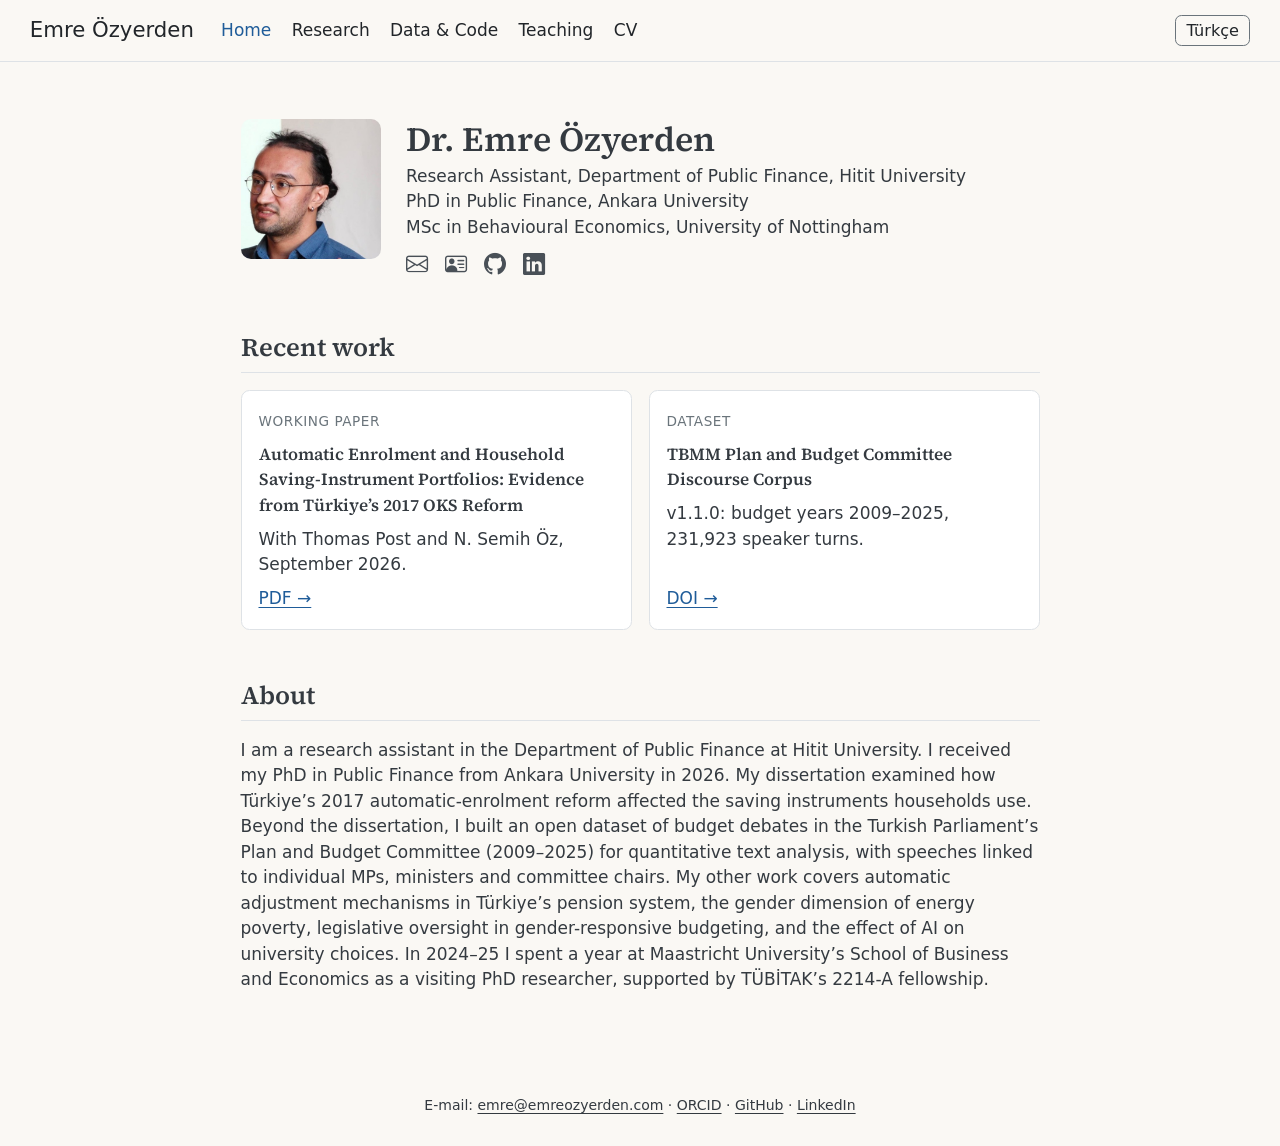
<file: index.html>
<!DOCTYPE html>
<html xmlns="http://www.w3.org/1999/xhtml" lang="en" xml:lang="en"><head>

<meta charset="utf-8">
<meta name="generator" content="quarto-1.10.18">

<meta name="viewport" content="width=device-width, initial-scale=1.0, user-scalable=yes">


<title>Emre Özyerden</title>
<style>
/* Default styles provided by pandoc.
** See https://pandoc.org/MANUAL.html#variables-for-html for config info.
*/
span.smallcaps{font-variant: small-caps;}
div.columns{display: flex; gap: 1.5em;}
div.column{flex: auto;}
@media screen {
div.columns{gap: min(4vw, 1.5em);}
div.column{overflow-x: auto;}
}
div.hanging-indent{margin-left: 1.5em; text-indent: -1.5em;}
ul.task-list{list-style: none;}
ul.task-list li input[type="checkbox"] {
  width: 0.8em;
  margin: 0 0.8em 0.2em -1em; /* quarto-specific, see https://github.com/quarto-dev/quarto-cli/issues/4556 */ 
  vertical-align: middle;
}
</style>


<script src="site_libs/quarto-nav/quarto-nav.js"></script>
<script src="site_libs/quarto-nav/headroom.min.js"></script>
<script src="site_libs/clipboard/clipboard.min.js"></script>
<script src="site_libs/quarto-html/quarto.js" type="module"></script>
<script src="site_libs/quarto-html/tabsets/tabsets.js" type="module"></script>
<script src="site_libs/quarto-html/popper.min.js"></script>
<script src="site_libs/quarto-html/tippy.umd.min.js"></script>
<link href="site_libs/quarto-html/tippy.css" rel="stylesheet">
<link href="site_libs/quarto-html/quarto-syntax-highlighting-64a204ab8560d761af7679ceaba22944.css" rel="stylesheet" id="quarto-text-highlighting-styles">
<script src="site_libs/bootstrap/bootstrap.min.js"></script>
<link href="site_libs/bootstrap/bootstrap-icons.css" rel="stylesheet">
<link href="site_libs/bootstrap/bootstrap-7d5ee03bf0cd4e2a3a48a97579e2dd36.min.css" rel="stylesheet" append-hash="true" id="quarto-bootstrap" data-mode="light">
<script id="quarto-search-options" type="application/json">{
  "language": {
    "search-no-results-text": "No results",
    "search-matching-documents-text": "matching documents",
    "search-copy-link-title": "Copy link to search",
    "search-hide-matches-text": "Hide additional matches",
    "search-more-match-text": "more match in this document",
    "search-more-matches-text": "more matches in this document",
    "search-clear-button-title": "Clear",
    "search-text-placeholder": "",
    "search-detached-cancel-button-title": "Cancel",
    "search-submit-button-title": "Submit",
    "search-label": "Search"
  }
}</script>
<link rel="icon" href="./favicon.svg" type="image/svg+xml">
<link rel="icon" href="./favicon-32x32.png" type="image/png" sizes="32x32">
<link rel="apple-touch-icon" href="./apple-touch-icon.png">
<link rel="canonical" href="https://emreozyerden.com/">
<link rel="alternate" hreflang="en" href="https://emreozyerden.com/">
<link rel="alternate" hreflang="tr" href="https://emreozyerden.com/tr/">
<link rel="alternate" hreflang="x-default" href="https://emreozyerden.com/">
<meta name="description" content="Emre Özyerden, research assistant in public finance at Hitit University. Research, data and CV.">
<meta property="og:type" content="website">
<meta property="og:site_name" content="Emre Özyerden">
<meta property="og:title" content="Emre Özyerden">
<meta property="og:description" content="Emre Özyerden, research assistant in public finance at Hitit University. Research, data and CV.">
<meta property="og:url" content="https://emreozyerden.com/">
<meta property="og:image" content="https://emreozyerden.com/images/profile.jpg">
<meta property="og:image:alt" content="Emre Özyerden">
<meta name="twitter:card" content="summary">


<link rel="stylesheet" href="styles/home.css">
<script type="application/ld+json">
{
  "@context": "https://schema.org",
  "@type": "Person",
  "name": "Emre Özyerden",
  "alternateName": "Emre Ozyerden",
  "url": "https://emreozyerden.com/",
  "image": "https://emreozyerden.com/images/profile.jpg",
  "jobTitle": "Research Assistant",
  "worksFor": {"@type":"Organization","name":"Hitit University"},
  "alumniOf": [{"@type":"EducationalOrganization","name":"Ankara University"},{"@type":"EducationalOrganization","name":"University of Nottingham"}],
  "email": "mailto:emre@emreozyerden.com",
  "sameAs": ["https://orcid.org/0000-0003-3577-4236","https://www.linkedin.com/in/emre-%C3%B6zyerden-547648178/","https://github.com/eozyerden"]
}
</script>
</head>

<body class="nav-fixed fullcontent quarto-light">

<div id="quarto-search-results"></div>
  <header id="quarto-header" class="headroom fixed-top">
    <nav class="navbar navbar-expand-lg " data-bs-theme="dark">
      <div class="navbar-container container-fluid">
      <div class="navbar-brand-container mx-auto">
    <a class="navbar-brand" href="./index.html">
    <span class="navbar-title">Emre Özyerden</span>
    </a>
  </div>
          <button class="navbar-toggler" type="button" data-bs-toggle="collapse" data-bs-target="#navbarCollapse" aria-controls="navbarCollapse" role="menu" aria-expanded="false" aria-label="Toggle navigation" onclick="if (window.quartoToggleHeadroom) { window.quartoToggleHeadroom(); }">
  <span class="navbar-toggler-icon"></span>
</button>
          <div class="collapse navbar-collapse" id="navbarCollapse">
            <ul class="navbar-nav navbar-nav-scroll me-auto">
  <li class="nav-item">
    <a class="nav-link active" href="./index.html" aria-current="page"> 
<span class="menu-text">Home</span></a>
  </li>  
  <li class="nav-item">
    <a class="nav-link" href="./research/index.html"> 
<span class="menu-text">Research</span></a>
  </li>  
  <li class="nav-item">
    <a class="nav-link" href="./data-code/index.html"> 
<span class="menu-text">Data &amp; Code</span></a>
  </li>  
  <li class="nav-item">
    <a class="nav-link" href="./teaching/index.html"> 
<span class="menu-text">Teaching</span></a>
  </li>  
  <li class="nav-item">
    <a class="nav-link" href="./cv/index.html"> 
<span class="menu-text">CV</span></a>
  </li>  
</ul>
          </div> <!-- /navcollapse -->
            <div class="quarto-navbar-tools">
<a class="nav-link lang-switch" href="tr/" hreflang="tr" lang="tr">Türkçe</a>
</div>
      </div> <!-- /container-fluid -->
    </nav>
</header>
<!-- content -->
<div id="quarto-content" class="quarto-container page-columns page-rows-contents page-layout-article page-navbar">
<!-- sidebar -->
<!-- margin-sidebar -->
    
<!-- main -->
<main class="content" id="quarto-document-content">

<header id="title-block-header" class="quarto-title-block default">
<div class="quarto-title">
<h1 class="title">Dr.&nbsp;Emre Özyerden</h1>
</div>



<div class="quarto-title-meta">

    
  
    
  </div>
  


</header>


<div class="identity">
<img src="images/profile.jpg" alt="Emre Özyerden">
<div>
<h1 class="identity-name">Dr. Emre Özyerden</h1>
<p class="identity-title">Research Assistant, Department of Public Finance, Hitit University<br>PhD in Public Finance, Ankara University<br>MSc in Behavioural Economics, University of Nottingham</p>
<p class="icon-links">
<a href="mailto:emre@emreozyerden.com"><i class="bi bi-envelope" aria-hidden="true"></i><span class="visually-hidden">E-mail</span></a>
<a href="https://orcid.org/0000-0003-3577-4236"><i class="bi bi-person-vcard" aria-hidden="true"></i><span class="visually-hidden">ORCID</span></a>
<a href="https://github.com/eozyerden"><i class="bi bi-github" aria-hidden="true"></i><span class="visually-hidden">GitHub</span></a>
<a href="https://www.linkedin.com/in/emre-%C3%B6zyerden-547648178/"><i class="bi bi-linkedin" aria-hidden="true"></i><span class="visually-hidden">LinkedIn</span></a>
</p>
</div>
</div>
<section id="recent-work" class="level2">
<h2 data-anchor-id="recent-work">Recent work</h2>
<div class="work-cards">
<div class="work-card">
<p><span class="work-label">Working paper</span></p>
<p><span class="work-title"><a href="research/automatic-enrolment/">Automatic Enrolment and Household Saving-Instrument Portfolios: Evidence from Türkiye’s 2017 OKS Reform</a></span></p>
<p>With Thomas Post and N. Semih Öz, September 2026.</p>
<p><a href="papers/ozyerden-post-oz-automatic-enrolment.pdf" class="work-link">PDF →</a></p>
</div>
<div class="work-card">
<p><span class="work-label">Dataset</span></p>
<p><span class="work-title"><a href="data-code/#tbmm-pbk-corpus">TBMM Plan and Budget Committee Discourse Corpus</a></span></p>
<p>v1.1.0: budget years 2009–2025, 231,923 speaker turns.</p>
<p><a href="https://doi.org/10.5281/zenodo.20457565" class="work-link">DOI →</a></p>
</div>
</div>
</section>
<section id="about" class="level2">
<h2 data-anchor-id="about">About</h2>
<div class="bio">
<p>I am a research assistant in the Department of Public Finance at Hitit University. I received my PhD in Public Finance from Ankara University in 2026. My dissertation examined how Türkiye’s 2017 automatic-enrolment reform affected the saving instruments households use. Beyond the dissertation, I built an open dataset of budget debates in the Turkish Parliament’s Plan and Budget Committee (2009–2025) for quantitative text analysis, with speeches linked to individual MPs, ministers and committee chairs. My other work covers automatic adjustment mechanisms in Türkiye’s pension system, the gender dimension of energy poverty, legislative oversight in gender-responsive budgeting, and the effect of AI on university choices. In 2024–25 I spent a year at Maastricht University’s School of Business and Economics as a visiting PhD researcher, supported by TÜBİTAK’s 2214-A fellowship.</p>
</div>


</section>

</main> <!-- /main -->
<script id="quarto-html-after-body" type="application/javascript">
  window.document.addEventListener("DOMContentLoaded", function (event) {
    const isCodeAnnotation = (el) => {
      for (const clz of el.classList) {
        if (clz.startsWith('code-annotation-')) {                     
          return true;
        }
      }
      return false;
    }
    const onCopySuccess = function(e) {
      // button target
      const button = e.trigger;
      // don't keep focus
      button.blur();
      // flash "checked"
      button.classList.add('code-copy-button-checked');
      var currentTitle = button.getAttribute("title");
      button.setAttribute("title", "Copied!");
      let tooltip;
      if (window.bootstrap) {
        button.setAttribute("data-bs-toggle", "tooltip");
        button.setAttribute("data-bs-placement", "left");
        button.setAttribute("data-bs-title", "Copied!");
        tooltip = new bootstrap.Tooltip(button, 
          { trigger: "manual", 
            customClass: "code-copy-button-tooltip",
            offset: [0, -8]});
        tooltip.show();    
      }
      setTimeout(function() {
        if (tooltip) {
          tooltip.hide();
          button.removeAttribute("data-bs-title");
          button.removeAttribute("data-bs-toggle");
          button.removeAttribute("data-bs-placement");
        }
        button.setAttribute("title", currentTitle);
        button.classList.remove('code-copy-button-checked');
      }, 1000);
      // clear code selection
      e.clearSelection();
    }
    const getTextToCopy = function(trigger) {
      const outerScaffold = trigger.parentElement.cloneNode(true);
      const codeEl = outerScaffold.querySelector('code');
      for (const childEl of codeEl.children) {
        if (isCodeAnnotation(childEl)) {
          childEl.remove();
        }
      }
      return codeEl.innerText;
    }
    const clipboard = new window.ClipboardJS('.code-copy-button:not([data-in-quarto-modal])', {
      text: getTextToCopy
    });
    clipboard.on('success', onCopySuccess);
    if (window.document.getElementById('quarto-embedded-source-code-modal')) {
      const clipboardModal = new window.ClipboardJS('.code-copy-button[data-in-quarto-modal]', {
        text: getTextToCopy,
        container: window.document.getElementById('quarto-embedded-source-code-modal')
      });
      clipboardModal.on('success', onCopySuccess);
    }
      var localhostRegex = new RegExp(/^(?:http|https):\/\/localhost\:?[0-9]*\//);
      var mailtoRegex = new RegExp(/^mailto:/);
        var filterRegex = new RegExp("https:\/\/emreozyerden\.com");
      var isInternal = (href) => {
          return filterRegex.test(href) || localhostRegex.test(href) || mailtoRegex.test(href);
      }
      // Inspect non-navigation links and adorn them if external
     var links = window.document.querySelectorAll('a[href]:not(.nav-link):not(.navbar-brand):not(.toc-action):not(.sidebar-link):not(.sidebar-item-toggle):not(.pagination-link):not(.no-external):not([aria-hidden]):not(.dropdown-item):not(.quarto-navigation-tool):not(.about-link)');
      for (var i=0; i<links.length; i++) {
        const link = links[i];
        if (!isInternal(link.href)) {
          // undo the damage that might have been done by quarto-nav.js in the case of
          // links that we want to consider external
          if (link.dataset.originalHref !== undefined) {
            link.href = link.dataset.originalHref;
          }
        }
      }
    function tippyHover(el, contentFn, onTriggerFn, onUntriggerFn) {
      const config = {
        allowHTML: true,
        maxWidth: 500,
        delay: 100,
        arrow: false,
        appendTo: function(el) {
            return el.parentElement;
        },
        interactive: true,
        interactiveBorder: 10,
        theme: 'quarto',
        placement: 'bottom-start',
      };
      if (contentFn) {
        config.content = contentFn;
      }
      if (onTriggerFn) {
        config.onTrigger = onTriggerFn;
      }
      if (onUntriggerFn) {
        config.onUntrigger = onUntriggerFn;
      }
      window.tippy(el, config); 
    }
    const noterefs = window.document.querySelectorAll('a[role="doc-noteref"]');
    for (var i=0; i<noterefs.length; i++) {
      const ref = noterefs[i];
      tippyHover(ref, function() {
        // use id or data attribute instead here
        let href = ref.getAttribute('data-footnote-href') || ref.getAttribute('href');
        try { href = new URL(href).hash; } catch {}
        const id = href.replace(/^#\/?/, "");
        const note = window.document.getElementById(id);
        if (note) {
          return note.innerHTML;
        } else {
          return "";
        }
      });
    }
    const xrefs = window.document.querySelectorAll('a.quarto-xref');
    const processXRef = (id, note) => {
      // Strip column container classes
      const stripColumnClz = (el) => {
        el.classList.remove("page-full", "page-columns");
        if (el.children) {
          for (const child of el.children) {
            stripColumnClz(child);
          }
        }
      }
      stripColumnClz(note)
      if (id === null || id.startsWith('sec-')) {
        // Special case sections, only their first couple elements
        const container = document.createElement("div");
        if (note.children && note.children.length > 2) {
          container.appendChild(note.children[0].cloneNode(true));
          for (let i = 1; i < note.children.length; i++) {
            const child = note.children[i];
            if (child.tagName === "P" && child.innerText === "") {
              continue;
            } else {
              container.appendChild(child.cloneNode(true));
              break;
            }
          }
          if (window.Quarto?.typesetMath) {
            window.Quarto.typesetMath(container);
          }
          return container.innerHTML
        } else {
          if (window.Quarto?.typesetMath) {
            window.Quarto.typesetMath(note);
          }
          return note.innerHTML;
        }
      } else {
        // Remove any anchor links if they are present
        const anchorLink = note.querySelector('a.anchorjs-link');
        if (anchorLink) {
          anchorLink.remove();
        }
        if (window.Quarto?.typesetMath) {
          window.Quarto.typesetMath(note);
        }
        if (note.classList.contains("callout")) {
          return note.outerHTML;
        } else {
          return note.innerHTML;
        }
      }
    }
    for (var i=0; i<xrefs.length; i++) {
      const xref = xrefs[i];
      tippyHover(xref, undefined, function(instance) {
        instance.disable();
        let url = xref.getAttribute('href');
        let hash = undefined; 
        if (url.startsWith('#')) {
          hash = url;
        } else {
          try { hash = new URL(url).hash; } catch {}
        }
        if (hash) {
          const id = hash.replace(/^#\/?/, "");
          const note = window.document.getElementById(id);
          if (note !== null) {
            try {
              const html = processXRef(id, note.cloneNode(true));
              instance.setContent(html);
            } finally {
              instance.enable();
              instance.show();
            }
          } else {
            // See if we can fetch this
            fetch(url.split('#')[0])
            .then(res => res.text())
            .then(html => {
              const parser = new DOMParser();
              const htmlDoc = parser.parseFromString(html, "text/html");
              const note = htmlDoc.getElementById(id);
              if (note !== null) {
                const html = processXRef(id, note);
                instance.setContent(html);
              } 
            }).finally(() => {
              instance.enable();
              instance.show();
            });
          }
        } else {
          // See if we can fetch a full url (with no hash to target)
          // This is a special case and we should probably do some content thinning / targeting
          fetch(url)
          .then(res => res.text())
          .then(html => {
            const parser = new DOMParser();
            const htmlDoc = parser.parseFromString(html, "text/html");
            const note = htmlDoc.querySelector('main.content');
            if (note !== null) {
              // This should only happen for chapter cross references
              // (since there is no id in the URL)
              // remove the first header
              if (note.children.length > 0 && note.children[0].tagName === "HEADER") {
                note.children[0].remove();
              }
              const html = processXRef(null, note);
              instance.setContent(html);
            } 
          }).finally(() => {
            instance.enable();
            instance.show();
          });
        }
      }, function(instance) {
      });
    }
        let selectedAnnoteEl;
        const selectorForAnnotation = ( cell, annotation) => {
          let cellAttr = 'data-code-cell="' + cell + '"';
          let lineAttr = 'data-code-annotation="' +  annotation + '"';
          const selector = 'span[' + cellAttr + '][' + lineAttr + ']';
          return selector;
        }
        const selectCodeLines = (annoteEl) => {
          const doc = window.document;
          const targetCell = annoteEl.getAttribute("data-target-cell");
          const targetAnnotation = annoteEl.getAttribute("data-target-annotation");
          const annoteSpan = window.document.querySelector(selectorForAnnotation(targetCell, targetAnnotation));
          const lines = annoteSpan.getAttribute("data-code-lines").split(",");
          const lineIds = lines.map((line) => {
            return targetCell + "-" + line;
          })
          let top = null;
          let height = null;
          let parent = null;
          if (lineIds.length > 0) {
              //compute the position of the single el (top and bottom and make a div)
              const el = window.document.getElementById(lineIds[0]);
              top = el.offsetTop;
              height = el.offsetHeight;
              parent = el.parentElement.parentElement;
            if (lineIds.length > 1) {
              const lastEl = window.document.getElementById(lineIds[lineIds.length - 1]);
              const bottom = lastEl.offsetTop + lastEl.offsetHeight;
              height = bottom - top;
            }
            if (top !== null && height !== null && parent !== null) {
              // cook up a div (if necessary) and position it 
              let div = window.document.getElementById("code-annotation-line-highlight");
              if (div === null) {
                div = window.document.createElement("div");
                div.setAttribute("id", "code-annotation-line-highlight");
                div.style.position = 'absolute';
                parent.appendChild(div);
              }
              div.style.top = top - 2 + "px";
              div.style.height = height + 4 + "px";
              div.style.left = 0;
              let gutterDiv = window.document.getElementById("code-annotation-line-highlight-gutter");
              if (gutterDiv === null) {
                gutterDiv = window.document.createElement("div");
                gutterDiv.setAttribute("id", "code-annotation-line-highlight-gutter");
                gutterDiv.style.position = 'absolute';
                const codeCell = window.document.getElementById(targetCell);
                const gutter = codeCell.querySelector('.code-annotation-gutter');
                gutter.appendChild(gutterDiv);
              }
              gutterDiv.style.top = top - 2 + "px";
              gutterDiv.style.height = height + 4 + "px";
            }
            selectedAnnoteEl = annoteEl;
          }
        };
        const unselectCodeLines = () => {
          const elementsIds = ["code-annotation-line-highlight", "code-annotation-line-highlight-gutter"];
          elementsIds.forEach((elId) => {
            const div = window.document.getElementById(elId);
            if (div) {
              div.remove();
            }
          });
          selectedAnnoteEl = undefined;
        };
          // Handle positioning of the toggle
      window.addEventListener(
        "resize",
        throttle(() => {
          elRect = undefined;
          if (selectedAnnoteEl) {
            selectCodeLines(selectedAnnoteEl);
          }
        }, 10)
      );
      function throttle(fn, ms) {
      let throttle = false;
      let timer;
        return (...args) => {
          if(!throttle) { // first call gets through
              fn.apply(this, args);
              throttle = true;
          } else { // all the others get throttled
              if(timer) clearTimeout(timer); // cancel #2
              timer = setTimeout(() => {
                fn.apply(this, args);
                timer = throttle = false;
              }, ms);
          }
        };
      }
        // Attach click handler to the DT
        const annoteDls = window.document.querySelectorAll('dt[data-target-cell]');
        for (const annoteDlNode of annoteDls) {
          annoteDlNode.addEventListener('click', (event) => {
            const clickedEl = event.target;
            if (clickedEl !== selectedAnnoteEl) {
              unselectCodeLines();
              const activeEl = window.document.querySelector('dt[data-target-cell].code-annotation-active');
              if (activeEl) {
                activeEl.classList.remove('code-annotation-active');
              }
              selectCodeLines(clickedEl);
              clickedEl.classList.add('code-annotation-active');
            } else {
              // Unselect the line
              unselectCodeLines();
              clickedEl.classList.remove('code-annotation-active');
            }
          });
        }
    const findCites = (el) => {
      const parentEl = el.parentElement;
      if (parentEl) {
        const cites = parentEl.dataset.cites;
        if (cites) {
          return {
            el,
            cites: cites.split(' ')
          };
        } else {
          return findCites(el.parentElement)
        }
      } else {
        return undefined;
      }
    };
    var bibliorefs = window.document.querySelectorAll('a[role="doc-biblioref"]');
    for (var i=0; i<bibliorefs.length; i++) {
      const ref = bibliorefs[i];
      const citeInfo = findCites(ref);
      if (citeInfo) {
        tippyHover(citeInfo.el, function() {
          var popup = window.document.createElement('div');
          citeInfo.cites.forEach(function(cite) {
            var citeDiv = window.document.createElement('div');
            citeDiv.classList.add('hanging-indent');
            citeDiv.classList.add('csl-entry');
            var biblioDiv = window.document.getElementById('ref-' + cite);
            if (biblioDiv) {
              citeDiv.innerHTML = biblioDiv.innerHTML;
            }
            popup.appendChild(citeDiv);
          });
          return popup.innerHTML;
        });
      }
    }
  });
  </script>
</div> <!-- /content -->
<footer class="footer">
  <div class="nav-footer">
    <div class="nav-footer-left">
      &nbsp;
    </div>   
    <div class="nav-footer-center">
<p>E-mail: <a href="mailto:emre@emreozyerden.com">emre@emreozyerden.com</a> · <a href="https://orcid.org/0000-0003-3577-4236">ORCID</a> · <a href="https://github.com/eozyerden">GitHub</a> · <a href="https://www.linkedin.com/in/emre-%C3%B6zyerden-547648178/">LinkedIn</a></p>
</div>
    <div class="nav-footer-right">
      &nbsp;
    </div>
  </div>
</footer>




<script type='module' src='https://static.cloudflareinsights.com/beacon.min.js' data-cf-beacon='{"token": "d11b855a85474be28eb7e7e06e9c3493"}'></script>
</body></html>
</file>
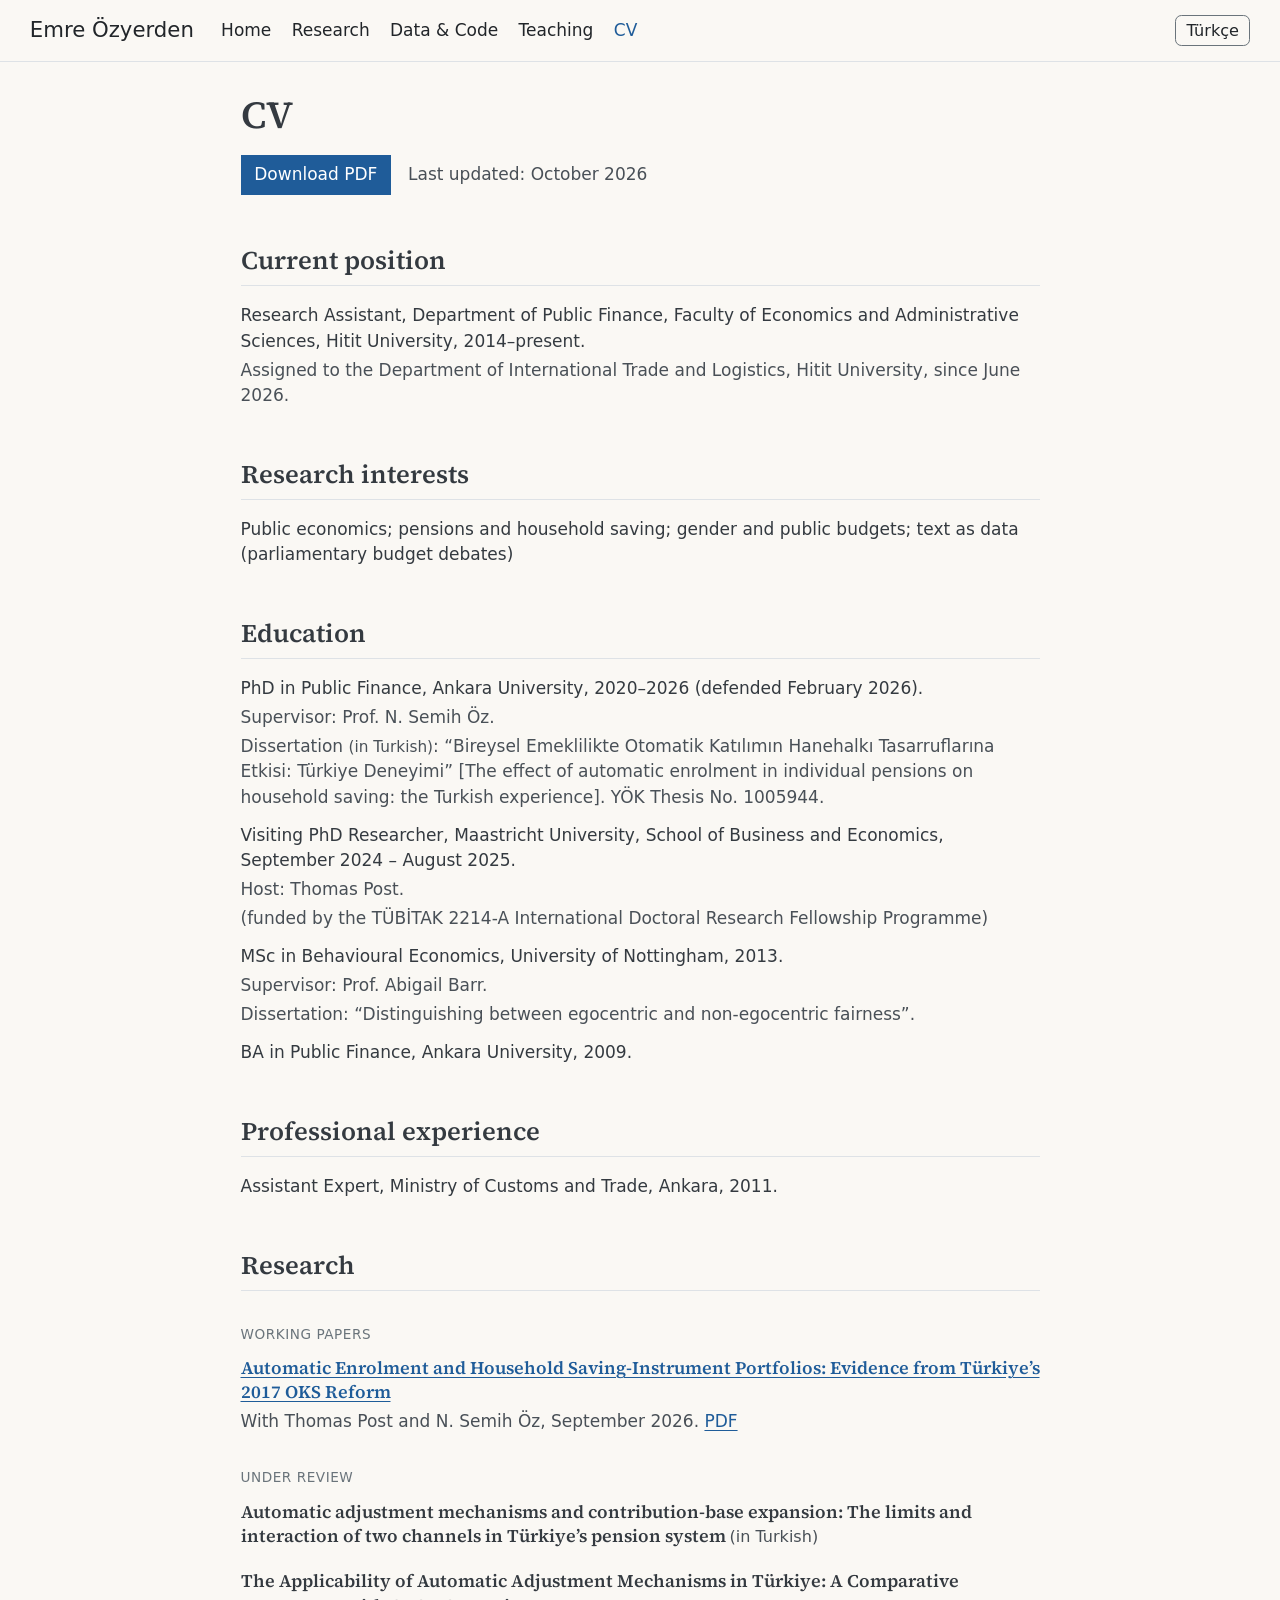
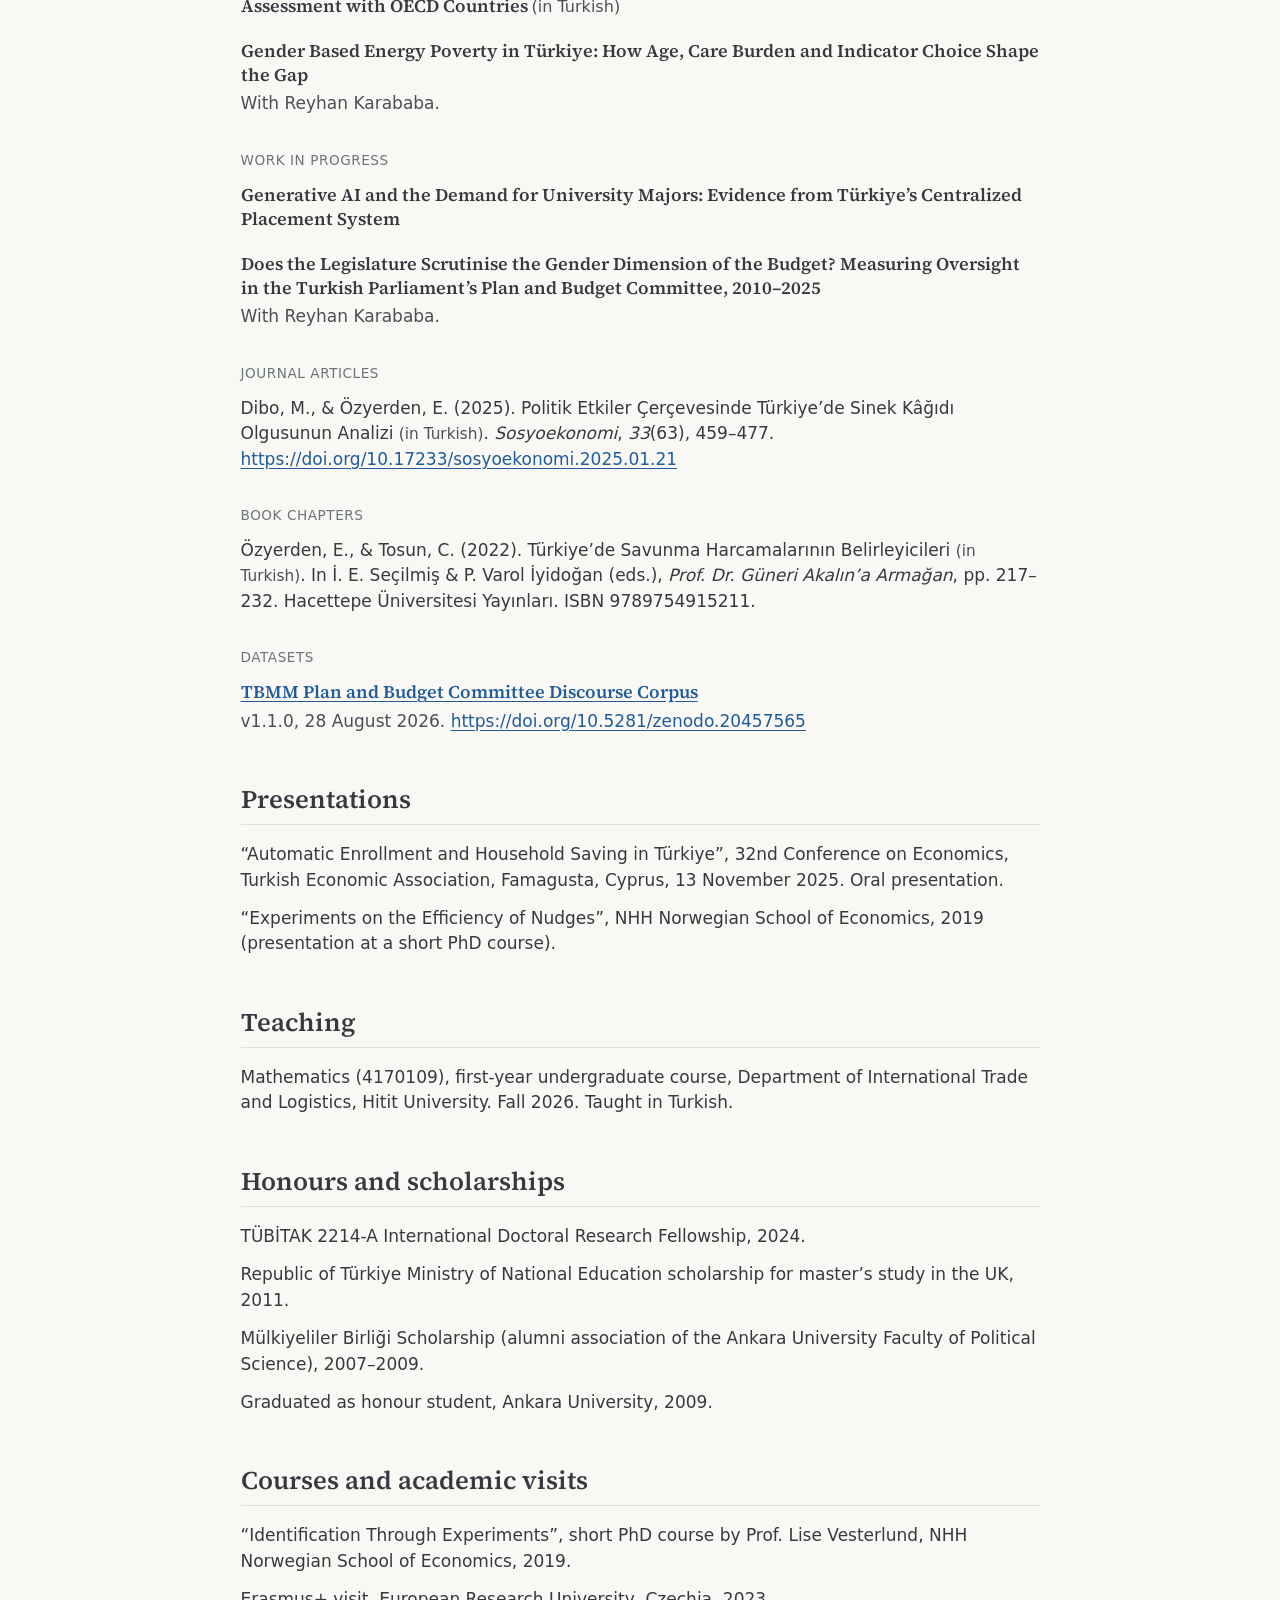
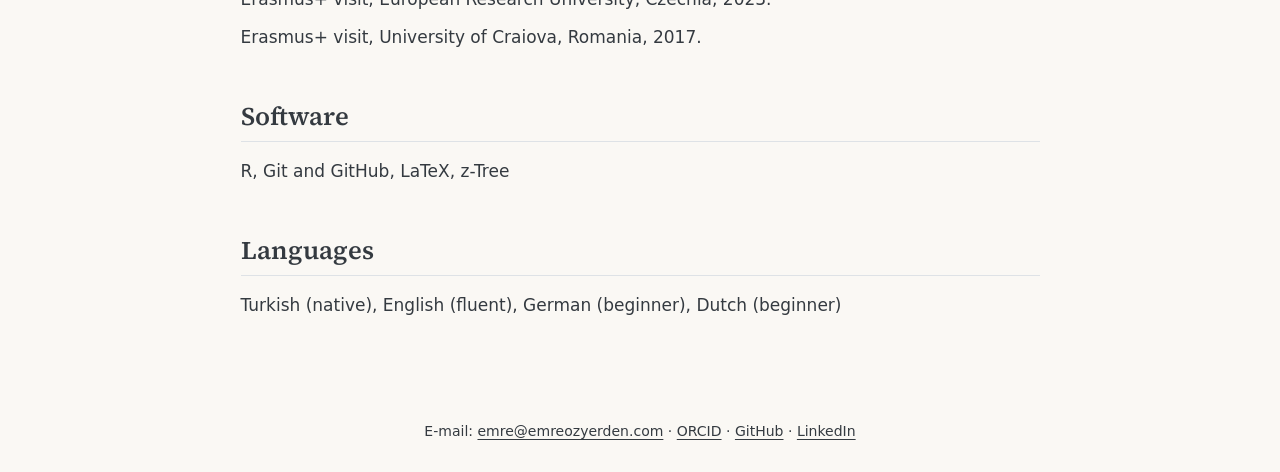
<file: cv/index.html>
<!DOCTYPE html>
<html xmlns="http://www.w3.org/1999/xhtml" lang="en" xml:lang="en"><head>

<meta charset="utf-8">
<meta name="generator" content="quarto-1.10.18">

<meta name="viewport" content="width=device-width, initial-scale=1.0, user-scalable=yes">


<title>CV – Emre Özyerden</title>
<style>
/* Default styles provided by pandoc.
** See https://pandoc.org/MANUAL.html#variables-for-html for config info.
*/
span.smallcaps{font-variant: small-caps;}
div.columns{display: flex; gap: 1.5em;}
div.column{flex: auto;}
@media screen {
div.columns{gap: min(4vw, 1.5em);}
div.column{overflow-x: auto;}
}
div.hanging-indent{margin-left: 1.5em; text-indent: -1.5em;}
ul.task-list{list-style: none;}
ul.task-list li input[type="checkbox"] {
  width: 0.8em;
  margin: 0 0.8em 0.2em -1em; /* quarto-specific, see https://github.com/quarto-dev/quarto-cli/issues/4556 */ 
  vertical-align: middle;
}
</style>


<script src="../site_libs/quarto-nav/quarto-nav.js"></script>
<script src="../site_libs/quarto-nav/headroom.min.js"></script>
<script src="../site_libs/clipboard/clipboard.min.js"></script>
<script src="../site_libs/quarto-html/quarto.js" type="module"></script>
<script src="../site_libs/quarto-html/tabsets/tabsets.js" type="module"></script>
<script src="../site_libs/quarto-html/popper.min.js"></script>
<script src="../site_libs/quarto-html/tippy.umd.min.js"></script>
<link href="../site_libs/quarto-html/tippy.css" rel="stylesheet">
<link href="../site_libs/quarto-html/quarto-syntax-highlighting-64a204ab8560d761af7679ceaba22944.css" rel="stylesheet" id="quarto-text-highlighting-styles">
<script src="../site_libs/bootstrap/bootstrap.min.js"></script>
<link href="../site_libs/bootstrap/bootstrap-icons.css" rel="stylesheet">
<link href="../site_libs/bootstrap/bootstrap-7d5ee03bf0cd4e2a3a48a97579e2dd36.min.css" rel="stylesheet" append-hash="true" id="quarto-bootstrap" data-mode="light">
<script id="quarto-search-options" type="application/json">{
  "language": {
    "search-no-results-text": "No results",
    "search-matching-documents-text": "matching documents",
    "search-copy-link-title": "Copy link to search",
    "search-hide-matches-text": "Hide additional matches",
    "search-more-match-text": "more match in this document",
    "search-more-matches-text": "more matches in this document",
    "search-clear-button-title": "Clear",
    "search-text-placeholder": "",
    "search-detached-cancel-button-title": "Cancel",
    "search-submit-button-title": "Submit",
    "search-label": "Search"
  }
}</script>
<link rel="icon" href="../favicon.svg" type="image/svg+xml">
<link rel="icon" href="../favicon-32x32.png" type="image/png" sizes="32x32">
<link rel="apple-touch-icon" href="../apple-touch-icon.png">
<link rel="canonical" href="https://emreozyerden.com/cv/">
<link rel="alternate" hreflang="en" href="https://emreozyerden.com/cv/">
<link rel="alternate" hreflang="tr" href="https://emreozyerden.com/tr/cv/">
<link rel="alternate" hreflang="x-default" href="https://emreozyerden.com/cv/">
<meta name="description" content="Emre Özyerden, research assistant in public finance at Hitit University. Research, data and CV.">
<meta property="og:type" content="website">
<meta property="og:site_name" content="Emre Özyerden">
<meta property="og:title" content="CV – Emre Özyerden">
<meta property="og:description" content="Emre Özyerden, research assistant in public finance at Hitit University. Research, data and CV.">
<meta property="og:url" content="https://emreozyerden.com/cv/">
<meta property="og:image" content="https://emreozyerden.com/images/profile.jpg">
<meta property="og:image:alt" content="Emre Özyerden">
<meta name="twitter:card" content="summary">


</head>

<body class="nav-fixed fullcontent quarto-light">

<div id="quarto-search-results"></div>
  <header id="quarto-header" class="headroom fixed-top">
    <nav class="navbar navbar-expand-lg " data-bs-theme="dark">
      <div class="navbar-container container-fluid">
      <div class="navbar-brand-container mx-auto">
    <a class="navbar-brand" href="../index.html">
    <span class="navbar-title">Emre Özyerden</span>
    </a>
  </div>
          <button class="navbar-toggler" type="button" data-bs-toggle="collapse" data-bs-target="#navbarCollapse" aria-controls="navbarCollapse" role="menu" aria-expanded="false" aria-label="Toggle navigation" onclick="if (window.quartoToggleHeadroom) { window.quartoToggleHeadroom(); }">
  <span class="navbar-toggler-icon"></span>
</button>
          <div class="collapse navbar-collapse" id="navbarCollapse">
            <ul class="navbar-nav navbar-nav-scroll me-auto">
  <li class="nav-item">
    <a class="nav-link" href="../index.html"> 
<span class="menu-text">Home</span></a>
  </li>  
  <li class="nav-item">
    <a class="nav-link" href="../research/index.html"> 
<span class="menu-text">Research</span></a>
  </li>  
  <li class="nav-item">
    <a class="nav-link" href="../data-code/index.html"> 
<span class="menu-text">Data &amp; Code</span></a>
  </li>  
  <li class="nav-item">
    <a class="nav-link" href="../teaching/index.html"> 
<span class="menu-text">Teaching</span></a>
  </li>  
  <li class="nav-item">
    <a class="nav-link active" href="../cv/index.html" aria-current="page"> 
<span class="menu-text">CV</span></a>
  </li>  
</ul>
          </div> <!-- /navcollapse -->
            <div class="quarto-navbar-tools">
<a class="nav-link lang-switch" href="../tr/cv/" hreflang="tr" lang="tr">Türkçe</a>
</div>
      </div> <!-- /container-fluid -->
    </nav>
</header>
<!-- content -->
<div id="quarto-content" class="quarto-container page-columns page-rows-contents page-layout-article page-navbar">
<!-- sidebar -->
<!-- margin-sidebar -->
    
<!-- main -->
<main class="content" id="quarto-document-content">

<header id="title-block-header" class="quarto-title-block default">
<div class="quarto-title">
<h1 class="title">CV</h1>
</div>



<div class="quarto-title-meta">

    
  
    
  </div>
  


</header>


<div class="cv-actions">
<a href="emre-ozyerden-cv.pdf" class="btn btn-primary cv-pdf">Download PDF</a> <span class="cv-updated">Last updated: October 2026</span>
</div>
<section id="cv-position" class="level2">
<h2 data-anchor-id="cv-position">Current position</h2>
<div class="cv-list">
<ul>
<li><div class="cv-entry-item">
<div class="cv-entry">
Research Assistant, Department of Public Finance, Faculty of Economics and Administrative Sciences, Hitit University, 2014–present.
</div>
<div class="cv-entry-meta">
Assigned to the Department of International Trade and Logistics, Hitit University, since June 2026.
</div>
</div></li>
</ul>
</div>
</section>
<section id="cv-interests" class="level2">
<h2 data-anchor-id="cv-interests">Research interests</h2>
<p>Public economics; pensions and household saving; gender and public budgets; text as data (parliamentary budget debates)</p>
</section>
<section id="cv-education" class="level2">
<h2 data-anchor-id="cv-education">Education</h2>
<div class="cv-list">
<ul>
<li><div class="cv-entry-item">
<div class="cv-entry">
PhD in Public Finance, Ankara University, 2020–2026 (defended February 2026).
</div>
<div class="cv-entry-meta">
Supervisor: Prof.&nbsp;N. Semih Öz.
</div>
<div class="cv-entry-meta">
Dissertation <span class="work-note">(in Turkish)</span>: “<span lang="tr">Bireysel Emeklilikte Otomatik Katılımın Hanehalkı Tasarruflarına Etkisi: Türkiye Deneyimi</span>” [The effect of automatic enrolment in individual pensions on household saving: the Turkish experience]. YÖK&nbsp;Thesis&nbsp;No.&nbsp;1005944.
</div>
</div></li>
<li><div class="cv-entry-item">
<div class="cv-entry">
Visiting PhD Researcher, Maastricht University, School of Business and Economics, September 2024 – August 2025.
</div>
<div class="cv-entry-meta">
Host: Thomas Post.
</div>
<div class="cv-entry-meta">
(funded by the TÜBİTAK 2214-A International Doctoral Research Fellowship Programme)
</div>
</div></li>
<li><div class="cv-entry-item">
<div class="cv-entry">
MSc in Behavioural Economics, University of Nottingham, 2013.
</div>
<div class="cv-entry-meta">
Supervisor: Prof.&nbsp;Abigail Barr.
</div>
<div class="cv-entry-meta">
Dissertation: “Distinguishing between egocentric and non-egocentric fairness”.
</div>
</div></li>
<li><div class="cv-entry-item">
<div class="cv-entry">
BA in Public Finance, Ankara University, 2009.
</div>
</div></li>
</ul>
</div>
</section>
<section id="cv-experience" class="level2">
<h2 data-anchor-id="cv-experience">Professional experience</h2>
<div class="cv-list">
<ul>
<li><div class="cv-entry-item">
<div class="cv-entry">
Assistant Expert, Ministry of Customs and Trade, Ankara, 2011.
</div>
</div></li>
</ul>
</div>
</section>
<section id="cv-research" class="level2">
<h2 data-anchor-id="cv-research">Research</h2>
<section id="cv-research-working-paper" class="level3 label-heading">
<h3 class="label-heading" data-anchor-id="cv-research-working-paper">Working papers</h3>
<div class="work-list">
<ul>
<li><div class="work-entry">
<div class="work-entry-title">
<a href="../research/automatic-enrolment/">Automatic Enrolment and Household Saving-Instrument Portfolios: Evidence from Türkiye’s 2017 OKS Reform</a>
</div>
<div class="work-entry-meta">
With Thomas Post and N. Semih Öz, September 2026. <a href="../papers/ozyerden-post-oz-automatic-enrolment.pdf">PDF</a>
</div>
</div></li>
</ul>
</div>
</section>
<section id="cv-research-under-review" class="level3 label-heading">
<h3 class="label-heading" data-anchor-id="cv-research-under-review">Under review</h3>
<div class="work-list">
<ul>
<li><div class="work-entry">
<div class="work-entry-title">
Automatic adjustment mechanisms and contribution-base expansion: The limits and interaction of two channels in Türkiye’s pension system <span class="work-note">(in Turkish)</span>
</div>
</div></li>
<li><div class="work-entry">
<div class="work-entry-title">
The Applicability of Automatic Adjustment Mechanisms in Türkiye: A Comparative Assessment with OECD Countries <span class="work-note">(in Turkish)</span>
</div>
</div></li>
<li><div class="work-entry">
<div class="work-entry-title">
Gender Based Energy Poverty in Türkiye: How Age, Care Burden and Indicator Choice Shape the Gap
</div>
<div class="work-entry-meta">
With Reyhan Karababa.
</div>
</div></li>
</ul>
</div>
</section>
<section id="cv-research-in-progress" class="level3 label-heading">
<h3 class="label-heading" data-anchor-id="cv-research-in-progress">Work in progress</h3>
<div class="work-list">
<ul>
<li><div class="work-entry">
<div class="work-entry-title">
Generative AI and the Demand for University Majors: Evidence from Türkiye’s Centralized Placement System
</div>
</div></li>
<li><div class="work-entry">
<div class="work-entry-title">
Does the Legislature Scrutinise the Gender Dimension of the Budget? Measuring Oversight in the Turkish Parliament’s Plan and Budget Committee, 2010–2025
</div>
<div class="work-entry-meta">
With Reyhan Karababa.
</div>
</div></li>
</ul>
</div>
</section>
<section id="cv-research-journal-article" class="level3 label-heading">
<h3 class="label-heading" data-anchor-id="cv-research-journal-article">Journal articles</h3>
<div class="work-list">
<ul>
<li><div class="work-entry">
<div class="work-entry-citation">
Dibo, M., &amp; Özyerden, E. (2025). <span lang="tr">Politik Etkiler Çerçevesinde Türkiye’de Sinek Kâğıdı Olgusunun Analizi</span> <span class="work-note">(in Turkish)</span>. <em>Sosyoekonomi</em>, <em>33</em>(63), 459–477. <a href="https://doi.org/10.17233/sosyoekonomi.2025.01.21">https://doi.org/10.17233/sosyoekonomi.2025.01.21</a>
</div>
</div></li>
</ul>
</div>
</section>
<section id="cv-research-book-chapter" class="level3 label-heading">
<h3 class="label-heading" data-anchor-id="cv-research-book-chapter">Book chapters</h3>
<div class="work-list">
<ul>
<li><div class="work-entry">
<div class="work-entry-citation">
Özyerden, E., &amp; Tosun, C. (2022). <span lang="tr">Türkiye’de Savunma Harcamalarının Belirleyicileri</span> <span class="work-note">(in Turkish)</span>. In İ. E. Seçilmiş &amp; P. Varol İyidoğan (eds.), <em>Prof.&nbsp;Dr.&nbsp;Güneri Akalın’a Armağan</em>, pp. 217–232. Hacettepe Üniversitesi Yayınları. ISBN 9789754915211.
</div>
</div></li>
</ul>
</div>
</section>
<section id="cv-research-dataset" class="level3 label-heading">
<h3 class="label-heading" data-anchor-id="cv-research-dataset">Datasets</h3>
<div class="work-list">
<ul>
<li><div class="work-entry">
<div class="work-entry-title">
<a href="../data-code/#tbmm-pbk-corpus">TBMM Plan and Budget Committee Discourse Corpus</a>
</div>
<div class="work-entry-meta">
v1.1.0, 28 August 2026. <a href="https://doi.org/10.5281/zenodo.20457565">https://doi.org/10.5281/zenodo.20457565</a>
</div>
</div></li>
</ul>
</div>
</section>
</section>
<section id="cv-presentations" class="level2">
<h2 data-anchor-id="cv-presentations">Presentations</h2>
<div class="cv-list">
<ul>
<li><div class="cv-entry-item">
<div class="cv-entry">
“Automatic Enrollment and Household Saving in Türkiye”, 32nd Conference on Economics, Turkish Economic Association, Famagusta, Cyprus, 13 November 2025. Oral presentation.
</div>
</div></li>
<li><div class="cv-entry-item">
<div class="cv-entry">
“Experiments on the Efficiency of Nudges”, NHH Norwegian School of Economics, 2019 (presentation at a short PhD course).
</div>
</div></li>
</ul>
</div>
</section>
<section id="cv-teaching" class="level2">
<h2 data-anchor-id="cv-teaching">Teaching</h2>
<div class="cv-list">
<ul>
<li><div class="cv-entry-item">
<div class="cv-entry">
Mathematics (4170109), first-year undergraduate course, Department of International Trade and Logistics, Hitit University. Fall 2026. Taught in Turkish.
</div>
</div></li>
</ul>
</div>
</section>
<section id="cv-honours" class="level2">
<h2 data-anchor-id="cv-honours">Honours and scholarships</h2>
<div class="cv-list">
<ul>
<li><div class="cv-entry-item">
<div class="cv-entry">
TÜBİTAK 2214-A International Doctoral Research Fellowship, 2024.
</div>
</div></li>
<li><div class="cv-entry-item">
<div class="cv-entry">
Republic of Türkiye Ministry of National Education scholarship for master’s study in the UK, 2011.
</div>
</div></li>
<li><div class="cv-entry-item">
<div class="cv-entry">
Mülkiyeliler Birliği Scholarship (alumni association of the Ankara University Faculty of Political Science), 2007–2009.
</div>
</div></li>
<li><div class="cv-entry-item">
<div class="cv-entry">
Graduated as honour student, Ankara University, 2009.
</div>
</div></li>
</ul>
</div>
</section>
<section id="cv-courses" class="level2">
<h2 data-anchor-id="cv-courses">Courses and academic visits</h2>
<div class="cv-list">
<ul>
<li><div class="cv-entry-item">
<div class="cv-entry">
“Identification Through Experiments”, short PhD course by Prof.&nbsp;Lise Vesterlund, NHH Norwegian School of Economics, 2019.
</div>
</div></li>
<li><div class="cv-entry-item">
<div class="cv-entry">
Erasmus+ visit, European Research University, Czechia, 2023.
</div>
</div></li>
<li><div class="cv-entry-item">
<div class="cv-entry">
Erasmus+ visit, University of Craiova, Romania, 2017.
</div>
</div></li>
</ul>
</div>
</section>
<section id="cv-software" class="level2">
<h2 data-anchor-id="cv-software">Software</h2>
<p>R, Git and GitHub, LaTeX, z-Tree</p>
</section>
<section id="cv-languages" class="level2">
<h2 data-anchor-id="cv-languages">Languages</h2>
<p>Turkish (native), English (fluent), German (beginner), Dutch (beginner)</p>


</section>

</main> <!-- /main -->
<script id="quarto-html-after-body" type="application/javascript">
  window.document.addEventListener("DOMContentLoaded", function (event) {
    const isCodeAnnotation = (el) => {
      for (const clz of el.classList) {
        if (clz.startsWith('code-annotation-')) {                     
          return true;
        }
      }
      return false;
    }
    const onCopySuccess = function(e) {
      // button target
      const button = e.trigger;
      // don't keep focus
      button.blur();
      // flash "checked"
      button.classList.add('code-copy-button-checked');
      var currentTitle = button.getAttribute("title");
      button.setAttribute("title", "Copied!");
      let tooltip;
      if (window.bootstrap) {
        button.setAttribute("data-bs-toggle", "tooltip");
        button.setAttribute("data-bs-placement", "left");
        button.setAttribute("data-bs-title", "Copied!");
        tooltip = new bootstrap.Tooltip(button, 
          { trigger: "manual", 
            customClass: "code-copy-button-tooltip",
            offset: [0, -8]});
        tooltip.show();    
      }
      setTimeout(function() {
        if (tooltip) {
          tooltip.hide();
          button.removeAttribute("data-bs-title");
          button.removeAttribute("data-bs-toggle");
          button.removeAttribute("data-bs-placement");
        }
        button.setAttribute("title", currentTitle);
        button.classList.remove('code-copy-button-checked');
      }, 1000);
      // clear code selection
      e.clearSelection();
    }
    const getTextToCopy = function(trigger) {
      const outerScaffold = trigger.parentElement.cloneNode(true);
      const codeEl = outerScaffold.querySelector('code');
      for (const childEl of codeEl.children) {
        if (isCodeAnnotation(childEl)) {
          childEl.remove();
        }
      }
      return codeEl.innerText;
    }
    const clipboard = new window.ClipboardJS('.code-copy-button:not([data-in-quarto-modal])', {
      text: getTextToCopy
    });
    clipboard.on('success', onCopySuccess);
    if (window.document.getElementById('quarto-embedded-source-code-modal')) {
      const clipboardModal = new window.ClipboardJS('.code-copy-button[data-in-quarto-modal]', {
        text: getTextToCopy,
        container: window.document.getElementById('quarto-embedded-source-code-modal')
      });
      clipboardModal.on('success', onCopySuccess);
    }
      var localhostRegex = new RegExp(/^(?:http|https):\/\/localhost\:?[0-9]*\//);
      var mailtoRegex = new RegExp(/^mailto:/);
        var filterRegex = new RegExp("https:\/\/emreozyerden\.com");
      var isInternal = (href) => {
          return filterRegex.test(href) || localhostRegex.test(href) || mailtoRegex.test(href);
      }
      // Inspect non-navigation links and adorn them if external
     var links = window.document.querySelectorAll('a[href]:not(.nav-link):not(.navbar-brand):not(.toc-action):not(.sidebar-link):not(.sidebar-item-toggle):not(.pagination-link):not(.no-external):not([aria-hidden]):not(.dropdown-item):not(.quarto-navigation-tool):not(.about-link)');
      for (var i=0; i<links.length; i++) {
        const link = links[i];
        if (!isInternal(link.href)) {
          // undo the damage that might have been done by quarto-nav.js in the case of
          // links that we want to consider external
          if (link.dataset.originalHref !== undefined) {
            link.href = link.dataset.originalHref;
          }
        }
      }
    function tippyHover(el, contentFn, onTriggerFn, onUntriggerFn) {
      const config = {
        allowHTML: true,
        maxWidth: 500,
        delay: 100,
        arrow: false,
        appendTo: function(el) {
            return el.parentElement;
        },
        interactive: true,
        interactiveBorder: 10,
        theme: 'quarto',
        placement: 'bottom-start',
      };
      if (contentFn) {
        config.content = contentFn;
      }
      if (onTriggerFn) {
        config.onTrigger = onTriggerFn;
      }
      if (onUntriggerFn) {
        config.onUntrigger = onUntriggerFn;
      }
      window.tippy(el, config); 
    }
    const noterefs = window.document.querySelectorAll('a[role="doc-noteref"]');
    for (var i=0; i<noterefs.length; i++) {
      const ref = noterefs[i];
      tippyHover(ref, function() {
        // use id or data attribute instead here
        let href = ref.getAttribute('data-footnote-href') || ref.getAttribute('href');
        try { href = new URL(href).hash; } catch {}
        const id = href.replace(/^#\/?/, "");
        const note = window.document.getElementById(id);
        if (note) {
          return note.innerHTML;
        } else {
          return "";
        }
      });
    }
    const xrefs = window.document.querySelectorAll('a.quarto-xref');
    const processXRef = (id, note) => {
      // Strip column container classes
      const stripColumnClz = (el) => {
        el.classList.remove("page-full", "page-columns");
        if (el.children) {
          for (const child of el.children) {
            stripColumnClz(child);
          }
        }
      }
      stripColumnClz(note)
      if (id === null || id.startsWith('sec-')) {
        // Special case sections, only their first couple elements
        const container = document.createElement("div");
        if (note.children && note.children.length > 2) {
          container.appendChild(note.children[0].cloneNode(true));
          for (let i = 1; i < note.children.length; i++) {
            const child = note.children[i];
            if (child.tagName === "P" && child.innerText === "") {
              continue;
            } else {
              container.appendChild(child.cloneNode(true));
              break;
            }
          }
          if (window.Quarto?.typesetMath) {
            window.Quarto.typesetMath(container);
          }
          return container.innerHTML
        } else {
          if (window.Quarto?.typesetMath) {
            window.Quarto.typesetMath(note);
          }
          return note.innerHTML;
        }
      } else {
        // Remove any anchor links if they are present
        const anchorLink = note.querySelector('a.anchorjs-link');
        if (anchorLink) {
          anchorLink.remove();
        }
        if (window.Quarto?.typesetMath) {
          window.Quarto.typesetMath(note);
        }
        if (note.classList.contains("callout")) {
          return note.outerHTML;
        } else {
          return note.innerHTML;
        }
      }
    }
    for (var i=0; i<xrefs.length; i++) {
      const xref = xrefs[i];
      tippyHover(xref, undefined, function(instance) {
        instance.disable();
        let url = xref.getAttribute('href');
        let hash = undefined; 
        if (url.startsWith('#')) {
          hash = url;
        } else {
          try { hash = new URL(url).hash; } catch {}
        }
        if (hash) {
          const id = hash.replace(/^#\/?/, "");
          const note = window.document.getElementById(id);
          if (note !== null) {
            try {
              const html = processXRef(id, note.cloneNode(true));
              instance.setContent(html);
            } finally {
              instance.enable();
              instance.show();
            }
          } else {
            // See if we can fetch this
            fetch(url.split('#')[0])
            .then(res => res.text())
            .then(html => {
              const parser = new DOMParser();
              const htmlDoc = parser.parseFromString(html, "text/html");
              const note = htmlDoc.getElementById(id);
              if (note !== null) {
                const html = processXRef(id, note);
                instance.setContent(html);
              } 
            }).finally(() => {
              instance.enable();
              instance.show();
            });
          }
        } else {
          // See if we can fetch a full url (with no hash to target)
          // This is a special case and we should probably do some content thinning / targeting
          fetch(url)
          .then(res => res.text())
          .then(html => {
            const parser = new DOMParser();
            const htmlDoc = parser.parseFromString(html, "text/html");
            const note = htmlDoc.querySelector('main.content');
            if (note !== null) {
              // This should only happen for chapter cross references
              // (since there is no id in the URL)
              // remove the first header
              if (note.children.length > 0 && note.children[0].tagName === "HEADER") {
                note.children[0].remove();
              }
              const html = processXRef(null, note);
              instance.setContent(html);
            } 
          }).finally(() => {
            instance.enable();
            instance.show();
          });
        }
      }, function(instance) {
      });
    }
        let selectedAnnoteEl;
        const selectorForAnnotation = ( cell, annotation) => {
          let cellAttr = 'data-code-cell="' + cell + '"';
          let lineAttr = 'data-code-annotation="' +  annotation + '"';
          const selector = 'span[' + cellAttr + '][' + lineAttr + ']';
          return selector;
        }
        const selectCodeLines = (annoteEl) => {
          const doc = window.document;
          const targetCell = annoteEl.getAttribute("data-target-cell");
          const targetAnnotation = annoteEl.getAttribute("data-target-annotation");
          const annoteSpan = window.document.querySelector(selectorForAnnotation(targetCell, targetAnnotation));
          const lines = annoteSpan.getAttribute("data-code-lines").split(",");
          const lineIds = lines.map((line) => {
            return targetCell + "-" + line;
          })
          let top = null;
          let height = null;
          let parent = null;
          if (lineIds.length > 0) {
              //compute the position of the single el (top and bottom and make a div)
              const el = window.document.getElementById(lineIds[0]);
              top = el.offsetTop;
              height = el.offsetHeight;
              parent = el.parentElement.parentElement;
            if (lineIds.length > 1) {
              const lastEl = window.document.getElementById(lineIds[lineIds.length - 1]);
              const bottom = lastEl.offsetTop + lastEl.offsetHeight;
              height = bottom - top;
            }
            if (top !== null && height !== null && parent !== null) {
              // cook up a div (if necessary) and position it 
              let div = window.document.getElementById("code-annotation-line-highlight");
              if (div === null) {
                div = window.document.createElement("div");
                div.setAttribute("id", "code-annotation-line-highlight");
                div.style.position = 'absolute';
                parent.appendChild(div);
              }
              div.style.top = top - 2 + "px";
              div.style.height = height + 4 + "px";
              div.style.left = 0;
              let gutterDiv = window.document.getElementById("code-annotation-line-highlight-gutter");
              if (gutterDiv === null) {
                gutterDiv = window.document.createElement("div");
                gutterDiv.setAttribute("id", "code-annotation-line-highlight-gutter");
                gutterDiv.style.position = 'absolute';
                const codeCell = window.document.getElementById(targetCell);
                const gutter = codeCell.querySelector('.code-annotation-gutter');
                gutter.appendChild(gutterDiv);
              }
              gutterDiv.style.top = top - 2 + "px";
              gutterDiv.style.height = height + 4 + "px";
            }
            selectedAnnoteEl = annoteEl;
          }
        };
        const unselectCodeLines = () => {
          const elementsIds = ["code-annotation-line-highlight", "code-annotation-line-highlight-gutter"];
          elementsIds.forEach((elId) => {
            const div = window.document.getElementById(elId);
            if (div) {
              div.remove();
            }
          });
          selectedAnnoteEl = undefined;
        };
          // Handle positioning of the toggle
      window.addEventListener(
        "resize",
        throttle(() => {
          elRect = undefined;
          if (selectedAnnoteEl) {
            selectCodeLines(selectedAnnoteEl);
          }
        }, 10)
      );
      function throttle(fn, ms) {
      let throttle = false;
      let timer;
        return (...args) => {
          if(!throttle) { // first call gets through
              fn.apply(this, args);
              throttle = true;
          } else { // all the others get throttled
              if(timer) clearTimeout(timer); // cancel #2
              timer = setTimeout(() => {
                fn.apply(this, args);
                timer = throttle = false;
              }, ms);
          }
        };
      }
        // Attach click handler to the DT
        const annoteDls = window.document.querySelectorAll('dt[data-target-cell]');
        for (const annoteDlNode of annoteDls) {
          annoteDlNode.addEventListener('click', (event) => {
            const clickedEl = event.target;
            if (clickedEl !== selectedAnnoteEl) {
              unselectCodeLines();
              const activeEl = window.document.querySelector('dt[data-target-cell].code-annotation-active');
              if (activeEl) {
                activeEl.classList.remove('code-annotation-active');
              }
              selectCodeLines(clickedEl);
              clickedEl.classList.add('code-annotation-active');
            } else {
              // Unselect the line
              unselectCodeLines();
              clickedEl.classList.remove('code-annotation-active');
            }
          });
        }
    const findCites = (el) => {
      const parentEl = el.parentElement;
      if (parentEl) {
        const cites = parentEl.dataset.cites;
        if (cites) {
          return {
            el,
            cites: cites.split(' ')
          };
        } else {
          return findCites(el.parentElement)
        }
      } else {
        return undefined;
      }
    };
    var bibliorefs = window.document.querySelectorAll('a[role="doc-biblioref"]');
    for (var i=0; i<bibliorefs.length; i++) {
      const ref = bibliorefs[i];
      const citeInfo = findCites(ref);
      if (citeInfo) {
        tippyHover(citeInfo.el, function() {
          var popup = window.document.createElement('div');
          citeInfo.cites.forEach(function(cite) {
            var citeDiv = window.document.createElement('div');
            citeDiv.classList.add('hanging-indent');
            citeDiv.classList.add('csl-entry');
            var biblioDiv = window.document.getElementById('ref-' + cite);
            if (biblioDiv) {
              citeDiv.innerHTML = biblioDiv.innerHTML;
            }
            popup.appendChild(citeDiv);
          });
          return popup.innerHTML;
        });
      }
    }
  });
  </script>
</div> <!-- /content -->
<footer class="footer">
  <div class="nav-footer">
    <div class="nav-footer-left">
      &nbsp;
    </div>   
    <div class="nav-footer-center">
<p>E-mail: <a href="mailto:emre@emreozyerden.com">emre@emreozyerden.com</a> · <a href="https://orcid.org/0000-0003-3577-4236">ORCID</a> · <a href="https://github.com/eozyerden">GitHub</a> · <a href="https://www.linkedin.com/in/emre-%C3%B6zyerden-547648178/">LinkedIn</a></p>
</div>
    <div class="nav-footer-right">
      &nbsp;
    </div>
  </div>
</footer>




<script type='module' src='https://static.cloudflareinsights.com/beacon.min.js' data-cf-beacon='{"token": "d11b855a85474be28eb7e7e06e9c3493"}'></script>
</body></html>
</file>
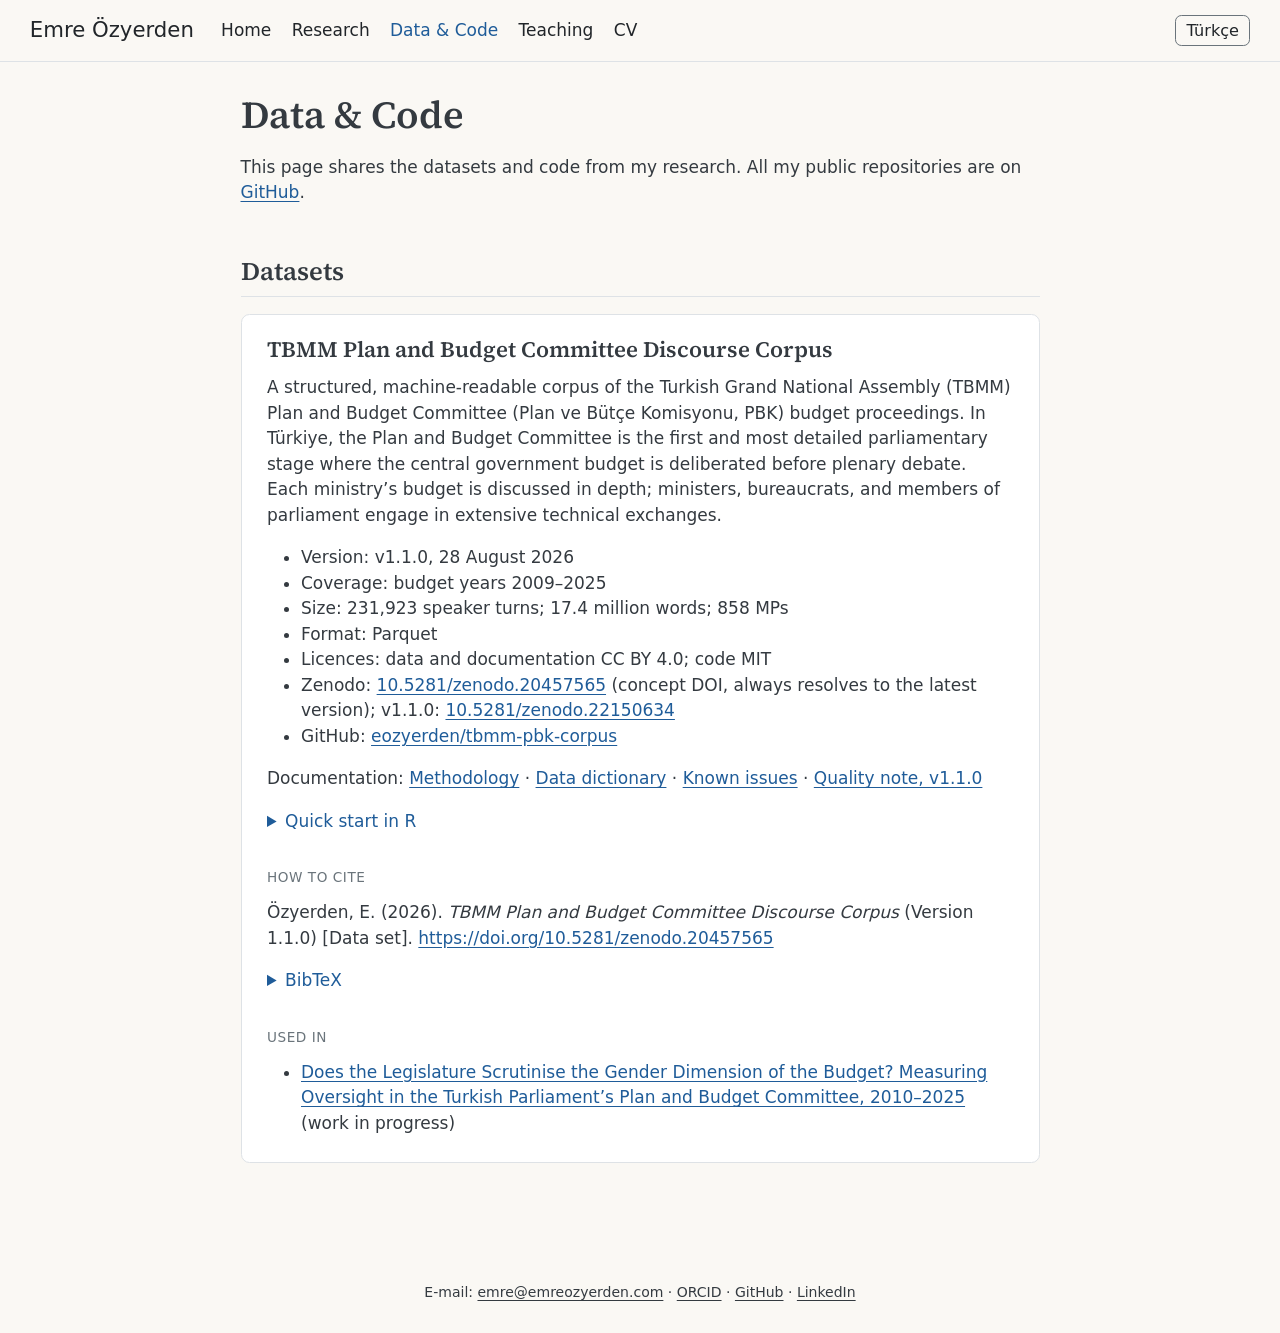
<file: data-code/index.html>
<!DOCTYPE html>
<html xmlns="http://www.w3.org/1999/xhtml" lang="en" xml:lang="en"><head>

<meta charset="utf-8">
<meta name="generator" content="quarto-1.10.18">

<meta name="viewport" content="width=device-width, initial-scale=1.0, user-scalable=yes">


<title>Data &amp; Code – Emre Özyerden</title>
<style>
/* Default styles provided by pandoc.
** See https://pandoc.org/MANUAL.html#variables-for-html for config info.
*/
span.smallcaps{font-variant: small-caps;}
div.columns{display: flex; gap: 1.5em;}
div.column{flex: auto;}
@media screen {
div.columns{gap: min(4vw, 1.5em);}
div.column{overflow-x: auto;}
}
div.hanging-indent{margin-left: 1.5em; text-indent: -1.5em;}
ul.task-list{list-style: none;}
ul.task-list li input[type="checkbox"] {
  width: 0.8em;
  margin: 0 0.8em 0.2em -1em; /* quarto-specific, see https://github.com/quarto-dev/quarto-cli/issues/4556 */ 
  vertical-align: middle;
}
/* CSS for syntax highlighting */
html { -webkit-text-size-adjust: 100%; }
pre > code.sourceCode { white-space: pre; position: relative; }
pre > code.sourceCode > span { display: inline-block; line-height: 1.25; }
pre > code.sourceCode > span:empty { height: 1.2em; }
.sourceCode { overflow: visible; }
code.sourceCode > span { color: inherit; text-decoration: inherit; }
div.sourceCode { margin: 1em 0; }
pre.sourceCode { margin: 0; }
@media screen {
div.sourceCode { overflow: auto; }
}
@media print {
pre > code.sourceCode { white-space: pre-wrap; }
pre > code.sourceCode > span { text-indent: -5em; padding-left: 5em; }
}
pre.numberSource code
  { counter-reset: source-line 0; }
pre.numberSource code > span
  { position: relative; left: -4em; counter-increment: source-line; }
pre.numberSource code > span > a:first-child::before
  { content: counter(source-line);
    position: relative; left: -1em; text-align: right; vertical-align: baseline;
    border: none; display: inline-block;
    -webkit-touch-callout: none; -webkit-user-select: none;
    -khtml-user-select: none; -moz-user-select: none;
    -ms-user-select: none; user-select: none;
    padding: 0 4px; width: 4em;
  }
pre.numberSource { margin-left: 3em;  padding-left: 4px; }
div.sourceCode
  {   }
@media screen {
pre > code.sourceCode > span > a:first-child::before { text-decoration: underline; }
}
</style>


<script src="../site_libs/quarto-nav/quarto-nav.js"></script>
<script src="../site_libs/quarto-nav/headroom.min.js"></script>
<script src="../site_libs/clipboard/clipboard.min.js"></script>
<script src="../site_libs/quarto-html/quarto.js" type="module"></script>
<script src="../site_libs/quarto-html/tabsets/tabsets.js" type="module"></script>
<script src="../site_libs/quarto-html/popper.min.js"></script>
<script src="../site_libs/quarto-html/tippy.umd.min.js"></script>
<link href="../site_libs/quarto-html/tippy.css" rel="stylesheet">
<link href="../site_libs/quarto-html/quarto-syntax-highlighting-64a204ab8560d761af7679ceaba22944.css" rel="stylesheet" id="quarto-text-highlighting-styles">
<script src="../site_libs/bootstrap/bootstrap.min.js"></script>
<link href="../site_libs/bootstrap/bootstrap-icons.css" rel="stylesheet">
<link href="../site_libs/bootstrap/bootstrap-7d5ee03bf0cd4e2a3a48a97579e2dd36.min.css" rel="stylesheet" append-hash="true" id="quarto-bootstrap" data-mode="light">
<script id="quarto-search-options" type="application/json">{
  "language": {
    "search-no-results-text": "No results",
    "search-matching-documents-text": "matching documents",
    "search-copy-link-title": "Copy link to search",
    "search-hide-matches-text": "Hide additional matches",
    "search-more-match-text": "more match in this document",
    "search-more-matches-text": "more matches in this document",
    "search-clear-button-title": "Clear",
    "search-text-placeholder": "",
    "search-detached-cancel-button-title": "Cancel",
    "search-submit-button-title": "Submit",
    "search-label": "Search"
  }
}</script>
<link rel="icon" href="../favicon.svg" type="image/svg+xml">
<link rel="icon" href="../favicon-32x32.png" type="image/png" sizes="32x32">
<link rel="apple-touch-icon" href="../apple-touch-icon.png">
<link rel="canonical" href="https://emreozyerden.com/data-code/">
<link rel="alternate" hreflang="en" href="https://emreozyerden.com/data-code/">
<link rel="alternate" hreflang="tr" href="https://emreozyerden.com/tr/data-code/">
<link rel="alternate" hreflang="x-default" href="https://emreozyerden.com/data-code/">
<meta name="description" content="Emre Özyerden, research assistant in public finance at Hitit University. Research, data and CV.">
<meta property="og:type" content="website">
<meta property="og:site_name" content="Emre Özyerden">
<meta property="og:title" content="Data &amp; Code – Emre Özyerden">
<meta property="og:description" content="Emre Özyerden, research assistant in public finance at Hitit University. Research, data and CV.">
<meta property="og:url" content="https://emreozyerden.com/data-code/">
<meta property="og:image" content="https://emreozyerden.com/images/profile.jpg">
<meta property="og:image:alt" content="Emre Özyerden">
<meta name="twitter:card" content="summary">


</head>

<body class="nav-fixed fullcontent quarto-light">

<div id="quarto-search-results"></div>
  <header id="quarto-header" class="headroom fixed-top">
    <nav class="navbar navbar-expand-lg " data-bs-theme="dark">
      <div class="navbar-container container-fluid">
      <div class="navbar-brand-container mx-auto">
    <a class="navbar-brand" href="../index.html">
    <span class="navbar-title">Emre Özyerden</span>
    </a>
  </div>
          <button class="navbar-toggler" type="button" data-bs-toggle="collapse" data-bs-target="#navbarCollapse" aria-controls="navbarCollapse" role="menu" aria-expanded="false" aria-label="Toggle navigation" onclick="if (window.quartoToggleHeadroom) { window.quartoToggleHeadroom(); }">
  <span class="navbar-toggler-icon"></span>
</button>
          <div class="collapse navbar-collapse" id="navbarCollapse">
            <ul class="navbar-nav navbar-nav-scroll me-auto">
  <li class="nav-item">
    <a class="nav-link" href="../index.html"> 
<span class="menu-text">Home</span></a>
  </li>  
  <li class="nav-item">
    <a class="nav-link" href="../research/index.html"> 
<span class="menu-text">Research</span></a>
  </li>  
  <li class="nav-item">
    <a class="nav-link active" href="../data-code/index.html" aria-current="page"> 
<span class="menu-text">Data &amp; Code</span></a>
  </li>  
  <li class="nav-item">
    <a class="nav-link" href="../teaching/index.html"> 
<span class="menu-text">Teaching</span></a>
  </li>  
  <li class="nav-item">
    <a class="nav-link" href="../cv/index.html"> 
<span class="menu-text">CV</span></a>
  </li>  
</ul>
          </div> <!-- /navcollapse -->
            <div class="quarto-navbar-tools">
<a class="nav-link lang-switch" href="../tr/data-code/" hreflang="tr" lang="tr">Türkçe</a>
</div>
      </div> <!-- /container-fluid -->
    </nav>
</header>
<!-- content -->
<div id="quarto-content" class="quarto-container page-columns page-rows-contents page-layout-article page-navbar">
<!-- sidebar -->
<!-- margin-sidebar -->
    
<!-- main -->
<main class="content" id="quarto-document-content">

<header id="title-block-header" class="quarto-title-block default">
<div class="quarto-title">
<h1 class="title">Data &amp; Code</h1>
</div>



<div class="quarto-title-meta">

    
  
    
  </div>
  


</header>


<p>This page shares the datasets and code from my research. All my public repositories are on <a href="https://github.com/eozyerden">GitHub</a>.</p>
<section id="datasets" class="level2">
<h2 data-anchor-id="datasets">Datasets</h2>
<div id="tbmm-pbk-corpus" class="dataset-record">
<section id="tbmm-pbk-corpus-title" class="level3">
<h3 data-anchor-id="tbmm-pbk-corpus-title">TBMM Plan and Budget Committee Discourse Corpus</h3>
<p>A structured, machine-readable corpus of the Turkish Grand National Assembly (TBMM) Plan and Budget Committee (Plan ve Bütçe Komisyonu, PBK) budget proceedings. In Türkiye, the Plan and Budget Committee is the first and most detailed parliamentary stage where the central government budget is deliberated before plenary debate. Each ministry’s budget is discussed in depth; ministers, bureaucrats, and members of parliament engage in extensive technical exchanges.</p>
<div class="dataset-facts">
<ul>
<li>Version: v1.1.0, 28 August 2026</li>
<li>Coverage: budget years 2009–2025</li>
<li>Size: 231,923 speaker turns; 17.4 million words; 858 MPs</li>
<li>Format: Parquet</li>
<li>Licences: data and documentation CC BY 4.0; code MIT</li>
<li>Zenodo: <a href="https://doi.org/10.5281/zenodo.20457565">10.5281/zenodo.20457565</a> (concept DOI, always resolves to the latest version); v1.1.0: <a href="https://doi.org/10.5281/zenodo.22150634">10.5281/zenodo.22150634</a></li>
<li>GitHub: <a href="https://github.com/eozyerden/tbmm-pbk-corpus">eozyerden/tbmm-pbk-corpus</a></li>
</ul>
</div>
<div class="dataset-docs">
Documentation: <a href="https://github.com/eozyerden/tbmm-pbk-corpus/blob/main/docs/methodology.md">Methodology</a> · <a href="https://github.com/eozyerden/tbmm-pbk-corpus/blob/main/docs/data_dictionary.md">Data dictionary</a> · <a href="https://github.com/eozyerden/tbmm-pbk-corpus/blob/main/docs/known_issues.md">Known issues</a> · <a href="https://github.com/eozyerden/tbmm-pbk-corpus/blob/main/docs/quality_note_v1.1.0.md">Quality note, v1.1.0</a>
</div>
<details>
<summary>Quick start in R</summary>
<p>This example is taken from the repository README. The processed data are on Zenodo (<code>tbmm-pbk-corpus-data-v1.1.0.zip</code>); extract the files into <code>data/processed/</code>.</p>
<div class="code-copy-outer-scaffold"><div class="sourceCode" id="cb1"><pre class="sourceCode r code-with-copy"><code class="sourceCode r"><span id="cb1-1"><a href="#cb1-1" aria-hidden="true" tabindex="-1"></a><span class="fu">library</span>(arrow)</span>
<span id="cb1-2"><a href="#cb1-2" aria-hidden="true" tabindex="-1"></a><span class="fu">library</span>(dplyr)</span>
<span id="cb1-3"><a href="#cb1-3" aria-hidden="true" tabindex="-1"></a></span>
<span id="cb1-4"><a href="#cb1-4" aria-hidden="true" tabindex="-1"></a>df <span class="ot">&lt;-</span> <span class="fu">read_parquet</span>(<span class="st">"data/processed/konusmalar_metadata.parquet"</span>)</span>
<span id="cb1-5"><a href="#cb1-5" aria-hidden="true" tabindex="-1"></a></span>
<span id="cb1-6"><a href="#cb1-6" aria-hidden="true" tabindex="-1"></a><span class="co"># Speeches per budget year</span></span>
<span id="cb1-7"><a href="#cb1-7" aria-hidden="true" tabindex="-1"></a>df <span class="sc">|&gt;</span> <span class="fu">count</span>(butce_yili)</span>
<span id="cb1-8"><a href="#cb1-8" aria-hidden="true" tabindex="-1"></a></span>
<span id="cb1-9"><a href="#cb1-9" aria-hidden="true" tabindex="-1"></a><span class="co"># Word counts by party (party affiliation is in `mv_parti`, not `parti`)</span></span>
<span id="cb1-10"><a href="#cb1-10" aria-hidden="true" tabindex="-1"></a>df <span class="sc">|&gt;</span></span>
<span id="cb1-11"><a href="#cb1-11" aria-hidden="true" tabindex="-1"></a>  <span class="fu">filter</span>(<span class="sc">!</span><span class="fu">is.na</span>(mv_parti)) <span class="sc">|&gt;</span></span>
<span id="cb1-12"><a href="#cb1-12" aria-hidden="true" tabindex="-1"></a>  <span class="fu">group_by</span>(mv_parti) <span class="sc">|&gt;</span></span>
<span id="cb1-13"><a href="#cb1-13" aria-hidden="true" tabindex="-1"></a>  <span class="fu">summarise</span>(<span class="at">total_words =</span> <span class="fu">sum</span>(kelime_sayisi)) <span class="sc">|&gt;</span></span>
<span id="cb1-14"><a href="#cb1-14" aria-hidden="true" tabindex="-1"></a>  <span class="fu">arrange</span>(<span class="fu">desc</span>(total_words))</span>
<span id="cb1-15"><a href="#cb1-15" aria-hidden="true" tabindex="-1"></a></span>
<span id="cb1-16"><a href="#cb1-16" aria-hidden="true" tabindex="-1"></a><span class="co"># Opposition MP speeches in the 2020 budget hearings</span></span>
<span id="cb1-17"><a href="#cb1-17" aria-hidden="true" tabindex="-1"></a>df <span class="sc">|&gt;</span></span>
<span id="cb1-18"><a href="#cb1-18" aria-hidden="true" tabindex="-1"></a>  <span class="fu">filter</span>(butce_yili <span class="sc">==</span> <span class="dv">2020</span>, rol <span class="sc">==</span> <span class="st">"milletvekili"</span>, mv_parti <span class="sc">%in%</span> <span class="fu">c</span>(<span class="st">"CHP"</span>, <span class="st">"HDP"</span>, <span class="st">"İYİP"</span>))</span></code></pre></div><button title="Copy to Clipboard" class="code-copy-button"><i class="bi"></i></button></div>
</details>
<section id="tbmm-pbk-corpus-cite" class="level4 label-heading">
<h4 class="label-heading" data-anchor-id="tbmm-pbk-corpus-cite">How to cite</h4>
<p>Özyerden, E. (2026). <em>TBMM Plan and Budget Committee Discourse Corpus</em> (Version 1.1.0) [Data set]. <a href="https://doi.org/10.5281/zenodo.20457565">https://doi.org/10.5281/zenodo.20457565</a></p>
<details>
<summary>BibTeX</summary>
<div class="code-copy-outer-scaffold"><div class="sourceCode" id="cb2"><pre class="sourceCode bibtex code-with-copy"><code class="sourceCode bibtex"><span id="cb2-1"><a href="#cb2-1" aria-hidden="true" tabindex="-1"></a><span class="va">@misc</span>{<span class="ot">ozyerden2026tbmm</span>,</span>
<span id="cb2-2"><a href="#cb2-2" aria-hidden="true" tabindex="-1"></a>  <span class="dt">author</span>  = {Özyerden, Emre},</span>
<span id="cb2-3"><a href="#cb2-3" aria-hidden="true" tabindex="-1"></a>  <span class="dt">title</span>   = {{TBMM Plan and Budget Committee Discourse Corpus}},</span>
<span id="cb2-4"><a href="#cb2-4" aria-hidden="true" tabindex="-1"></a>  <span class="dt">year</span>    = {2026},</span>
<span id="cb2-5"><a href="#cb2-5" aria-hidden="true" tabindex="-1"></a>  <span class="dt">version</span> = {1.1.0},</span>
<span id="cb2-6"><a href="#cb2-6" aria-hidden="true" tabindex="-1"></a>  <span class="dt">doi</span>     = {10.5281/zenodo.20457565},</span>
<span id="cb2-7"><a href="#cb2-7" aria-hidden="true" tabindex="-1"></a>  <span class="dt">url</span>     = {https://github.com/eozyerden/tbmm-pbk-corpus}</span>
<span id="cb2-8"><a href="#cb2-8" aria-hidden="true" tabindex="-1"></a>}</span></code></pre></div><button title="Copy to Clipboard" class="code-copy-button"><i class="bi"></i></button></div>
</details>
</section>
<section id="tbmm-pbk-corpus-used-in" class="level4 label-heading">
<h4 class="label-heading" data-anchor-id="tbmm-pbk-corpus-used-in">Used in</h4>
<ul>
<li><a href="../research/#pbk-gender-oversight">Does the Legislature Scrutinise the Gender Dimension of the Budget? Measuring Oversight in the Turkish Parliament’s Plan and Budget Committee, 2010–2025</a> (work in progress)</li>
</ul>
</section>
</section>
</div>


</section>

</main> <!-- /main -->
<script id="quarto-html-after-body" type="application/javascript">
  window.document.addEventListener("DOMContentLoaded", function (event) {
    const isCodeAnnotation = (el) => {
      for (const clz of el.classList) {
        if (clz.startsWith('code-annotation-')) {                     
          return true;
        }
      }
      return false;
    }
    const onCopySuccess = function(e) {
      // button target
      const button = e.trigger;
      // don't keep focus
      button.blur();
      // flash "checked"
      button.classList.add('code-copy-button-checked');
      var currentTitle = button.getAttribute("title");
      button.setAttribute("title", "Copied!");
      let tooltip;
      if (window.bootstrap) {
        button.setAttribute("data-bs-toggle", "tooltip");
        button.setAttribute("data-bs-placement", "left");
        button.setAttribute("data-bs-title", "Copied!");
        tooltip = new bootstrap.Tooltip(button, 
          { trigger: "manual", 
            customClass: "code-copy-button-tooltip",
            offset: [0, -8]});
        tooltip.show();    
      }
      setTimeout(function() {
        if (tooltip) {
          tooltip.hide();
          button.removeAttribute("data-bs-title");
          button.removeAttribute("data-bs-toggle");
          button.removeAttribute("data-bs-placement");
        }
        button.setAttribute("title", currentTitle);
        button.classList.remove('code-copy-button-checked');
      }, 1000);
      // clear code selection
      e.clearSelection();
    }
    const getTextToCopy = function(trigger) {
      const outerScaffold = trigger.parentElement.cloneNode(true);
      const codeEl = outerScaffold.querySelector('code');
      for (const childEl of codeEl.children) {
        if (isCodeAnnotation(childEl)) {
          childEl.remove();
        }
      }
      return codeEl.innerText;
    }
    const clipboard = new window.ClipboardJS('.code-copy-button:not([data-in-quarto-modal])', {
      text: getTextToCopy
    });
    clipboard.on('success', onCopySuccess);
    if (window.document.getElementById('quarto-embedded-source-code-modal')) {
      const clipboardModal = new window.ClipboardJS('.code-copy-button[data-in-quarto-modal]', {
        text: getTextToCopy,
        container: window.document.getElementById('quarto-embedded-source-code-modal')
      });
      clipboardModal.on('success', onCopySuccess);
    }
      var localhostRegex = new RegExp(/^(?:http|https):\/\/localhost\:?[0-9]*\//);
      var mailtoRegex = new RegExp(/^mailto:/);
        var filterRegex = new RegExp("https:\/\/emreozyerden\.com");
      var isInternal = (href) => {
          return filterRegex.test(href) || localhostRegex.test(href) || mailtoRegex.test(href);
      }
      // Inspect non-navigation links and adorn them if external
     var links = window.document.querySelectorAll('a[href]:not(.nav-link):not(.navbar-brand):not(.toc-action):not(.sidebar-link):not(.sidebar-item-toggle):not(.pagination-link):not(.no-external):not([aria-hidden]):not(.dropdown-item):not(.quarto-navigation-tool):not(.about-link)');
      for (var i=0; i<links.length; i++) {
        const link = links[i];
        if (!isInternal(link.href)) {
          // undo the damage that might have been done by quarto-nav.js in the case of
          // links that we want to consider external
          if (link.dataset.originalHref !== undefined) {
            link.href = link.dataset.originalHref;
          }
        }
      }
    function tippyHover(el, contentFn, onTriggerFn, onUntriggerFn) {
      const config = {
        allowHTML: true,
        maxWidth: 500,
        delay: 100,
        arrow: false,
        appendTo: function(el) {
            return el.parentElement;
        },
        interactive: true,
        interactiveBorder: 10,
        theme: 'quarto',
        placement: 'bottom-start',
      };
      if (contentFn) {
        config.content = contentFn;
      }
      if (onTriggerFn) {
        config.onTrigger = onTriggerFn;
      }
      if (onUntriggerFn) {
        config.onUntrigger = onUntriggerFn;
      }
      window.tippy(el, config); 
    }
    const noterefs = window.document.querySelectorAll('a[role="doc-noteref"]');
    for (var i=0; i<noterefs.length; i++) {
      const ref = noterefs[i];
      tippyHover(ref, function() {
        // use id or data attribute instead here
        let href = ref.getAttribute('data-footnote-href') || ref.getAttribute('href');
        try { href = new URL(href).hash; } catch {}
        const id = href.replace(/^#\/?/, "");
        const note = window.document.getElementById(id);
        if (note) {
          return note.innerHTML;
        } else {
          return "";
        }
      });
    }
    const xrefs = window.document.querySelectorAll('a.quarto-xref');
    const processXRef = (id, note) => {
      // Strip column container classes
      const stripColumnClz = (el) => {
        el.classList.remove("page-full", "page-columns");
        if (el.children) {
          for (const child of el.children) {
            stripColumnClz(child);
          }
        }
      }
      stripColumnClz(note)
      if (id === null || id.startsWith('sec-')) {
        // Special case sections, only their first couple elements
        const container = document.createElement("div");
        if (note.children && note.children.length > 2) {
          container.appendChild(note.children[0].cloneNode(true));
          for (let i = 1; i < note.children.length; i++) {
            const child = note.children[i];
            if (child.tagName === "P" && child.innerText === "") {
              continue;
            } else {
              container.appendChild(child.cloneNode(true));
              break;
            }
          }
          if (window.Quarto?.typesetMath) {
            window.Quarto.typesetMath(container);
          }
          return container.innerHTML
        } else {
          if (window.Quarto?.typesetMath) {
            window.Quarto.typesetMath(note);
          }
          return note.innerHTML;
        }
      } else {
        // Remove any anchor links if they are present
        const anchorLink = note.querySelector('a.anchorjs-link');
        if (anchorLink) {
          anchorLink.remove();
        }
        if (window.Quarto?.typesetMath) {
          window.Quarto.typesetMath(note);
        }
        if (note.classList.contains("callout")) {
          return note.outerHTML;
        } else {
          return note.innerHTML;
        }
      }
    }
    for (var i=0; i<xrefs.length; i++) {
      const xref = xrefs[i];
      tippyHover(xref, undefined, function(instance) {
        instance.disable();
        let url = xref.getAttribute('href');
        let hash = undefined; 
        if (url.startsWith('#')) {
          hash = url;
        } else {
          try { hash = new URL(url).hash; } catch {}
        }
        if (hash) {
          const id = hash.replace(/^#\/?/, "");
          const note = window.document.getElementById(id);
          if (note !== null) {
            try {
              const html = processXRef(id, note.cloneNode(true));
              instance.setContent(html);
            } finally {
              instance.enable();
              instance.show();
            }
          } else {
            // See if we can fetch this
            fetch(url.split('#')[0])
            .then(res => res.text())
            .then(html => {
              const parser = new DOMParser();
              const htmlDoc = parser.parseFromString(html, "text/html");
              const note = htmlDoc.getElementById(id);
              if (note !== null) {
                const html = processXRef(id, note);
                instance.setContent(html);
              } 
            }).finally(() => {
              instance.enable();
              instance.show();
            });
          }
        } else {
          // See if we can fetch a full url (with no hash to target)
          // This is a special case and we should probably do some content thinning / targeting
          fetch(url)
          .then(res => res.text())
          .then(html => {
            const parser = new DOMParser();
            const htmlDoc = parser.parseFromString(html, "text/html");
            const note = htmlDoc.querySelector('main.content');
            if (note !== null) {
              // This should only happen for chapter cross references
              // (since there is no id in the URL)
              // remove the first header
              if (note.children.length > 0 && note.children[0].tagName === "HEADER") {
                note.children[0].remove();
              }
              const html = processXRef(null, note);
              instance.setContent(html);
            } 
          }).finally(() => {
            instance.enable();
            instance.show();
          });
        }
      }, function(instance) {
      });
    }
        let selectedAnnoteEl;
        const selectorForAnnotation = ( cell, annotation) => {
          let cellAttr = 'data-code-cell="' + cell + '"';
          let lineAttr = 'data-code-annotation="' +  annotation + '"';
          const selector = 'span[' + cellAttr + '][' + lineAttr + ']';
          return selector;
        }
        const selectCodeLines = (annoteEl) => {
          const doc = window.document;
          const targetCell = annoteEl.getAttribute("data-target-cell");
          const targetAnnotation = annoteEl.getAttribute("data-target-annotation");
          const annoteSpan = window.document.querySelector(selectorForAnnotation(targetCell, targetAnnotation));
          const lines = annoteSpan.getAttribute("data-code-lines").split(",");
          const lineIds = lines.map((line) => {
            return targetCell + "-" + line;
          })
          let top = null;
          let height = null;
          let parent = null;
          if (lineIds.length > 0) {
              //compute the position of the single el (top and bottom and make a div)
              const el = window.document.getElementById(lineIds[0]);
              top = el.offsetTop;
              height = el.offsetHeight;
              parent = el.parentElement.parentElement;
            if (lineIds.length > 1) {
              const lastEl = window.document.getElementById(lineIds[lineIds.length - 1]);
              const bottom = lastEl.offsetTop + lastEl.offsetHeight;
              height = bottom - top;
            }
            if (top !== null && height !== null && parent !== null) {
              // cook up a div (if necessary) and position it 
              let div = window.document.getElementById("code-annotation-line-highlight");
              if (div === null) {
                div = window.document.createElement("div");
                div.setAttribute("id", "code-annotation-line-highlight");
                div.style.position = 'absolute';
                parent.appendChild(div);
              }
              div.style.top = top - 2 + "px";
              div.style.height = height + 4 + "px";
              div.style.left = 0;
              let gutterDiv = window.document.getElementById("code-annotation-line-highlight-gutter");
              if (gutterDiv === null) {
                gutterDiv = window.document.createElement("div");
                gutterDiv.setAttribute("id", "code-annotation-line-highlight-gutter");
                gutterDiv.style.position = 'absolute';
                const codeCell = window.document.getElementById(targetCell);
                const gutter = codeCell.querySelector('.code-annotation-gutter');
                gutter.appendChild(gutterDiv);
              }
              gutterDiv.style.top = top - 2 + "px";
              gutterDiv.style.height = height + 4 + "px";
            }
            selectedAnnoteEl = annoteEl;
          }
        };
        const unselectCodeLines = () => {
          const elementsIds = ["code-annotation-line-highlight", "code-annotation-line-highlight-gutter"];
          elementsIds.forEach((elId) => {
            const div = window.document.getElementById(elId);
            if (div) {
              div.remove();
            }
          });
          selectedAnnoteEl = undefined;
        };
          // Handle positioning of the toggle
      window.addEventListener(
        "resize",
        throttle(() => {
          elRect = undefined;
          if (selectedAnnoteEl) {
            selectCodeLines(selectedAnnoteEl);
          }
        }, 10)
      );
      function throttle(fn, ms) {
      let throttle = false;
      let timer;
        return (...args) => {
          if(!throttle) { // first call gets through
              fn.apply(this, args);
              throttle = true;
          } else { // all the others get throttled
              if(timer) clearTimeout(timer); // cancel #2
              timer = setTimeout(() => {
                fn.apply(this, args);
                timer = throttle = false;
              }, ms);
          }
        };
      }
        // Attach click handler to the DT
        const annoteDls = window.document.querySelectorAll('dt[data-target-cell]');
        for (const annoteDlNode of annoteDls) {
          annoteDlNode.addEventListener('click', (event) => {
            const clickedEl = event.target;
            if (clickedEl !== selectedAnnoteEl) {
              unselectCodeLines();
              const activeEl = window.document.querySelector('dt[data-target-cell].code-annotation-active');
              if (activeEl) {
                activeEl.classList.remove('code-annotation-active');
              }
              selectCodeLines(clickedEl);
              clickedEl.classList.add('code-annotation-active');
            } else {
              // Unselect the line
              unselectCodeLines();
              clickedEl.classList.remove('code-annotation-active');
            }
          });
        }
    const findCites = (el) => {
      const parentEl = el.parentElement;
      if (parentEl) {
        const cites = parentEl.dataset.cites;
        if (cites) {
          return {
            el,
            cites: cites.split(' ')
          };
        } else {
          return findCites(el.parentElement)
        }
      } else {
        return undefined;
      }
    };
    var bibliorefs = window.document.querySelectorAll('a[role="doc-biblioref"]');
    for (var i=0; i<bibliorefs.length; i++) {
      const ref = bibliorefs[i];
      const citeInfo = findCites(ref);
      if (citeInfo) {
        tippyHover(citeInfo.el, function() {
          var popup = window.document.createElement('div');
          citeInfo.cites.forEach(function(cite) {
            var citeDiv = window.document.createElement('div');
            citeDiv.classList.add('hanging-indent');
            citeDiv.classList.add('csl-entry');
            var biblioDiv = window.document.getElementById('ref-' + cite);
            if (biblioDiv) {
              citeDiv.innerHTML = biblioDiv.innerHTML;
            }
            popup.appendChild(citeDiv);
          });
          return popup.innerHTML;
        });
      }
    }
  });
  </script>
</div> <!-- /content -->
<footer class="footer">
  <div class="nav-footer">
    <div class="nav-footer-left">
      &nbsp;
    </div>   
    <div class="nav-footer-center">
<p>E-mail: <a href="mailto:emre@emreozyerden.com">emre@emreozyerden.com</a> · <a href="https://orcid.org/0000-0003-3577-4236">ORCID</a> · <a href="https://github.com/eozyerden">GitHub</a> · <a href="https://www.linkedin.com/in/emre-%C3%B6zyerden-547648178/">LinkedIn</a></p>
</div>
    <div class="nav-footer-right">
      &nbsp;
    </div>
  </div>
</footer>




<script type='module' src='https://static.cloudflareinsights.com/beacon.min.js' data-cf-beacon='{"token": "d11b855a85474be28eb7e7e06e9c3493"}'></script>
</body></html>
</file>
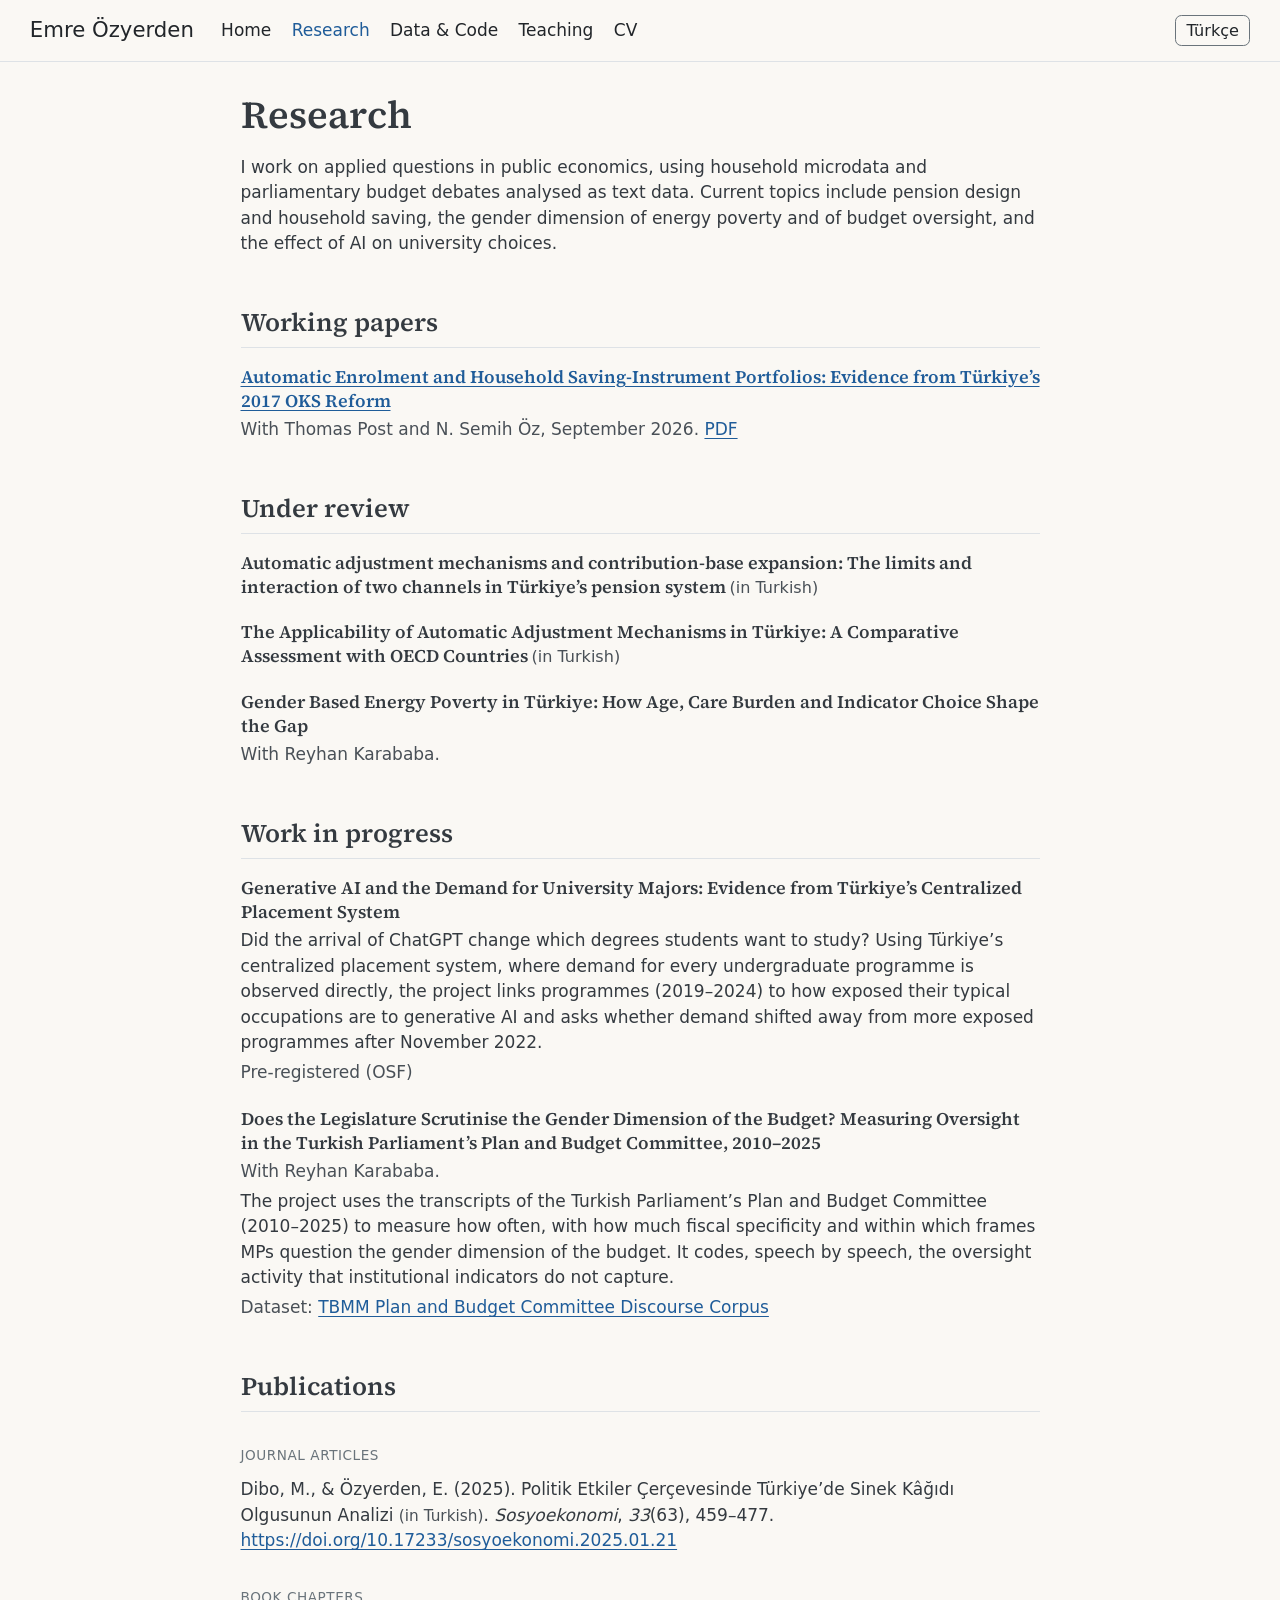
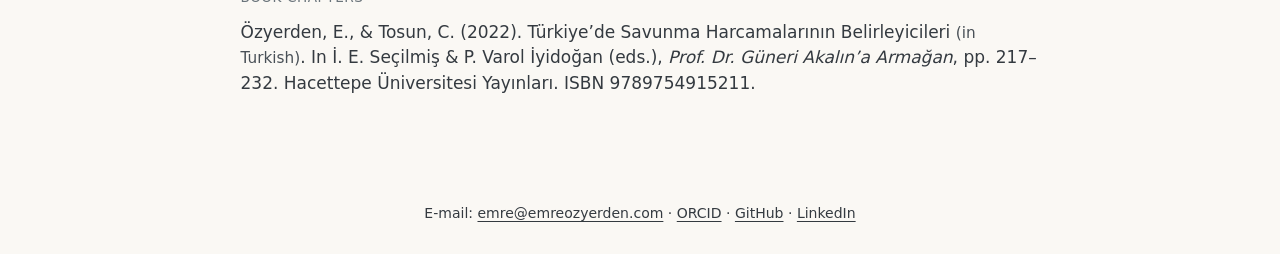
<file: research/index.html>
<!DOCTYPE html>
<html xmlns="http://www.w3.org/1999/xhtml" lang="en" xml:lang="en"><head>

<meta charset="utf-8">
<meta name="generator" content="quarto-1.10.18">

<meta name="viewport" content="width=device-width, initial-scale=1.0, user-scalable=yes">


<title>Research – Emre Özyerden</title>
<style>
/* Default styles provided by pandoc.
** See https://pandoc.org/MANUAL.html#variables-for-html for config info.
*/
span.smallcaps{font-variant: small-caps;}
div.columns{display: flex; gap: 1.5em;}
div.column{flex: auto;}
@media screen {
div.columns{gap: min(4vw, 1.5em);}
div.column{overflow-x: auto;}
}
div.hanging-indent{margin-left: 1.5em; text-indent: -1.5em;}
ul.task-list{list-style: none;}
ul.task-list li input[type="checkbox"] {
  width: 0.8em;
  margin: 0 0.8em 0.2em -1em; /* quarto-specific, see https://github.com/quarto-dev/quarto-cli/issues/4556 */ 
  vertical-align: middle;
}
</style>


<script src="../site_libs/quarto-nav/quarto-nav.js"></script>
<script src="../site_libs/quarto-nav/headroom.min.js"></script>
<script src="../site_libs/clipboard/clipboard.min.js"></script>
<script src="../site_libs/quarto-html/quarto.js" type="module"></script>
<script src="../site_libs/quarto-html/tabsets/tabsets.js" type="module"></script>
<script src="../site_libs/quarto-html/popper.min.js"></script>
<script src="../site_libs/quarto-html/tippy.umd.min.js"></script>
<link href="../site_libs/quarto-html/tippy.css" rel="stylesheet">
<link href="../site_libs/quarto-html/quarto-syntax-highlighting-64a204ab8560d761af7679ceaba22944.css" rel="stylesheet" id="quarto-text-highlighting-styles">
<script src="../site_libs/bootstrap/bootstrap.min.js"></script>
<link href="../site_libs/bootstrap/bootstrap-icons.css" rel="stylesheet">
<link href="../site_libs/bootstrap/bootstrap-7d5ee03bf0cd4e2a3a48a97579e2dd36.min.css" rel="stylesheet" append-hash="true" id="quarto-bootstrap" data-mode="light">
<script id="quarto-search-options" type="application/json">{
  "language": {
    "search-no-results-text": "No results",
    "search-matching-documents-text": "matching documents",
    "search-copy-link-title": "Copy link to search",
    "search-hide-matches-text": "Hide additional matches",
    "search-more-match-text": "more match in this document",
    "search-more-matches-text": "more matches in this document",
    "search-clear-button-title": "Clear",
    "search-text-placeholder": "",
    "search-detached-cancel-button-title": "Cancel",
    "search-submit-button-title": "Submit",
    "search-label": "Search"
  }
}</script>
<link rel="icon" href="../favicon.svg" type="image/svg+xml">
<link rel="icon" href="../favicon-32x32.png" type="image/png" sizes="32x32">
<link rel="apple-touch-icon" href="../apple-touch-icon.png">
<link rel="canonical" href="https://emreozyerden.com/research/">
<link rel="alternate" hreflang="en" href="https://emreozyerden.com/research/">
<link rel="alternate" hreflang="tr" href="https://emreozyerden.com/tr/research/">
<link rel="alternate" hreflang="x-default" href="https://emreozyerden.com/research/">
<meta name="description" content="Emre Özyerden, research assistant in public finance at Hitit University. Research, data and CV.">
<meta property="og:type" content="website">
<meta property="og:site_name" content="Emre Özyerden">
<meta property="og:title" content="Research – Emre Özyerden">
<meta property="og:description" content="Emre Özyerden, research assistant in public finance at Hitit University. Research, data and CV.">
<meta property="og:url" content="https://emreozyerden.com/research/">
<meta property="og:image" content="https://emreozyerden.com/images/profile.jpg">
<meta property="og:image:alt" content="Emre Özyerden">
<meta name="twitter:card" content="summary">


</head>

<body class="nav-fixed fullcontent quarto-light">

<div id="quarto-search-results"></div>
  <header id="quarto-header" class="headroom fixed-top">
    <nav class="navbar navbar-expand-lg " data-bs-theme="dark">
      <div class="navbar-container container-fluid">
      <div class="navbar-brand-container mx-auto">
    <a class="navbar-brand" href="../index.html">
    <span class="navbar-title">Emre Özyerden</span>
    </a>
  </div>
          <button class="navbar-toggler" type="button" data-bs-toggle="collapse" data-bs-target="#navbarCollapse" aria-controls="navbarCollapse" role="menu" aria-expanded="false" aria-label="Toggle navigation" onclick="if (window.quartoToggleHeadroom) { window.quartoToggleHeadroom(); }">
  <span class="navbar-toggler-icon"></span>
</button>
          <div class="collapse navbar-collapse" id="navbarCollapse">
            <ul class="navbar-nav navbar-nav-scroll me-auto">
  <li class="nav-item">
    <a class="nav-link" href="../index.html"> 
<span class="menu-text">Home</span></a>
  </li>  
  <li class="nav-item">
    <a class="nav-link active" href="../research/index.html" aria-current="page"> 
<span class="menu-text">Research</span></a>
  </li>  
  <li class="nav-item">
    <a class="nav-link" href="../data-code/index.html"> 
<span class="menu-text">Data &amp; Code</span></a>
  </li>  
  <li class="nav-item">
    <a class="nav-link" href="../teaching/index.html"> 
<span class="menu-text">Teaching</span></a>
  </li>  
  <li class="nav-item">
    <a class="nav-link" href="../cv/index.html"> 
<span class="menu-text">CV</span></a>
  </li>  
</ul>
          </div> <!-- /navcollapse -->
            <div class="quarto-navbar-tools">
<a class="nav-link lang-switch" href="../tr/research/" hreflang="tr" lang="tr">Türkçe</a>
</div>
      </div> <!-- /container-fluid -->
    </nav>
</header>
<!-- content -->
<div id="quarto-content" class="quarto-container page-columns page-rows-contents page-layout-article page-navbar">
<!-- sidebar -->
<!-- margin-sidebar -->
    
<!-- main -->
<main class="content" id="quarto-document-content">

<header id="title-block-header" class="quarto-title-block default">
<div class="quarto-title">
<h1 class="title">Research</h1>
</div>



<div class="quarto-title-meta">

    
  
    
  </div>
  


</header>


<p>I work on applied questions in public economics, using household microdata and parliamentary budget debates analysed as text data. Current topics include pension design and household saving, the gender dimension of energy poverty and of budget oversight, and the effect of AI on university choices.</p>
<section id="working-papers" class="level2">
<h2 data-anchor-id="working-papers">Working papers</h2>
<div class="work-list">
<ul>
<li><div id="automatic-enrolment" class="work-entry">
<div class="work-entry-title">
<a href="automatic-enrolment/">Automatic Enrolment and Household Saving-Instrument Portfolios: Evidence from Türkiye’s 2017 OKS Reform</a>
</div>
<div class="work-entry-meta">
With Thomas Post and N. Semih Öz, September 2026. <a href="../papers/ozyerden-post-oz-automatic-enrolment.pdf">PDF</a>
</div>
</div></li>
</ul>
</div>
</section>
<section id="under-review" class="level2">
<h2 data-anchor-id="under-review">Under review</h2>
<div class="work-list">
<ul>
<li><div id="aam-contribution-base" class="work-entry">
<div class="work-entry-title">
Automatic adjustment mechanisms and contribution-base expansion: The limits and interaction of two channels in Türkiye’s pension system <span class="work-note">(in Turkish)</span>
</div>
</div></li>
<li><div id="aam-oecd" class="work-entry">
<div class="work-entry-title">
The Applicability of Automatic Adjustment Mechanisms in Türkiye: A Comparative Assessment with OECD Countries <span class="work-note">(in Turkish)</span>
</div>
</div></li>
<li><div id="gendered-energy-poverty" class="work-entry">
<div class="work-entry-title">
Gender Based Energy Poverty in Türkiye: How Age, Care Burden and Indicator Choice Shape the Gap
</div>
<div class="work-entry-meta">
With Reyhan Karababa.
</div>
</div></li>
</ul>
</div>
</section>
<section id="work-in-progress" class="level2">
<h2 data-anchor-id="work-in-progress">Work in progress</h2>
<div class="work-list">
<ul>
<li><div id="genai-university-majors" class="work-entry">
<div class="work-entry-title">
Generative AI and the Demand for University Majors: Evidence from Türkiye’s Centralized Placement System
</div>
<div class="work-entry-desc">
Did the arrival of ChatGPT change which degrees students want to study? Using Türkiye’s centralized placement system, where demand for every undergraduate programme is observed directly, the project links programmes (2019–2024) to how exposed their typical occupations are to generative AI and asks whether demand shifted away from more exposed programmes after November 2022.
</div>
<div class="work-entry-meta">
Pre-registered (OSF)
</div>
</div></li>
<li><div id="pbk-gender-oversight" class="work-entry">
<div class="work-entry-title">
Does the Legislature Scrutinise the Gender Dimension of the Budget? Measuring Oversight in the Turkish Parliament’s Plan and Budget Committee, 2010–2025
</div>
<div class="work-entry-meta">
With Reyhan Karababa.
</div>
<div class="work-entry-desc">
The project uses the transcripts of the Turkish Parliament’s Plan and Budget Committee (2010–2025) to measure how often, with how much fiscal specificity and within which frames MPs question the gender dimension of the budget. It codes, speech by speech, the oversight activity that institutional indicators do not capture.
</div>
<div class="work-entry-meta">
Dataset: <a href="../data-code/#tbmm-pbk-corpus">TBMM Plan and Budget Committee Discourse Corpus</a>
</div>
</div></li>
</ul>
</div>
</section>
<section id="publications" class="level2">
<h2 data-anchor-id="publications">Publications</h2>
<section id="journal-articles" class="level3 label-heading">
<h3 class="label-heading" data-anchor-id="journal-articles">Journal articles</h3>
<div class="work-list">
<ul>
<li><div id="flypaper-effect" class="work-entry">
<div class="work-entry-citation">
Dibo, M., &amp; Özyerden, E. (2025). <span lang="tr">Politik Etkiler Çerçevesinde Türkiye’de Sinek Kâğıdı Olgusunun Analizi</span> <span class="work-note">(in Turkish)</span>. <em>Sosyoekonomi</em>, <em>33</em>(63), 459–477. <a href="https://doi.org/10.17233/sosyoekonomi.2025.01.21">https://doi.org/10.17233/sosyoekonomi.2025.01.21</a>
</div>
</div></li>
</ul>
</div>
</section>
<section id="book-chapters" class="level3 label-heading">
<h3 class="label-heading" data-anchor-id="book-chapters">Book chapters</h3>
<div class="work-list">
<ul>
<li><div id="defence-spending" class="work-entry">
<div class="work-entry-citation">
Özyerden, E., &amp; Tosun, C. (2022). <span lang="tr">Türkiye’de Savunma Harcamalarının Belirleyicileri</span> <span class="work-note">(in Turkish)</span>. In İ. E. Seçilmiş &amp; P. Varol İyidoğan (eds.), <em>Prof.&nbsp;Dr.&nbsp;Güneri Akalın’a Armağan</em>, pp. 217–232. Hacettepe Üniversitesi Yayınları. ISBN 9789754915211.
</div>
</div></li>
</ul>
</div>


</section>
</section>

</main> <!-- /main -->
<script id="quarto-html-after-body" type="application/javascript">
  window.document.addEventListener("DOMContentLoaded", function (event) {
    const isCodeAnnotation = (el) => {
      for (const clz of el.classList) {
        if (clz.startsWith('code-annotation-')) {                     
          return true;
        }
      }
      return false;
    }
    const onCopySuccess = function(e) {
      // button target
      const button = e.trigger;
      // don't keep focus
      button.blur();
      // flash "checked"
      button.classList.add('code-copy-button-checked');
      var currentTitle = button.getAttribute("title");
      button.setAttribute("title", "Copied!");
      let tooltip;
      if (window.bootstrap) {
        button.setAttribute("data-bs-toggle", "tooltip");
        button.setAttribute("data-bs-placement", "left");
        button.setAttribute("data-bs-title", "Copied!");
        tooltip = new bootstrap.Tooltip(button, 
          { trigger: "manual", 
            customClass: "code-copy-button-tooltip",
            offset: [0, -8]});
        tooltip.show();    
      }
      setTimeout(function() {
        if (tooltip) {
          tooltip.hide();
          button.removeAttribute("data-bs-title");
          button.removeAttribute("data-bs-toggle");
          button.removeAttribute("data-bs-placement");
        }
        button.setAttribute("title", currentTitle);
        button.classList.remove('code-copy-button-checked');
      }, 1000);
      // clear code selection
      e.clearSelection();
    }
    const getTextToCopy = function(trigger) {
      const outerScaffold = trigger.parentElement.cloneNode(true);
      const codeEl = outerScaffold.querySelector('code');
      for (const childEl of codeEl.children) {
        if (isCodeAnnotation(childEl)) {
          childEl.remove();
        }
      }
      return codeEl.innerText;
    }
    const clipboard = new window.ClipboardJS('.code-copy-button:not([data-in-quarto-modal])', {
      text: getTextToCopy
    });
    clipboard.on('success', onCopySuccess);
    if (window.document.getElementById('quarto-embedded-source-code-modal')) {
      const clipboardModal = new window.ClipboardJS('.code-copy-button[data-in-quarto-modal]', {
        text: getTextToCopy,
        container: window.document.getElementById('quarto-embedded-source-code-modal')
      });
      clipboardModal.on('success', onCopySuccess);
    }
      var localhostRegex = new RegExp(/^(?:http|https):\/\/localhost\:?[0-9]*\//);
      var mailtoRegex = new RegExp(/^mailto:/);
        var filterRegex = new RegExp("https:\/\/emreozyerden\.com");
      var isInternal = (href) => {
          return filterRegex.test(href) || localhostRegex.test(href) || mailtoRegex.test(href);
      }
      // Inspect non-navigation links and adorn them if external
     var links = window.document.querySelectorAll('a[href]:not(.nav-link):not(.navbar-brand):not(.toc-action):not(.sidebar-link):not(.sidebar-item-toggle):not(.pagination-link):not(.no-external):not([aria-hidden]):not(.dropdown-item):not(.quarto-navigation-tool):not(.about-link)');
      for (var i=0; i<links.length; i++) {
        const link = links[i];
        if (!isInternal(link.href)) {
          // undo the damage that might have been done by quarto-nav.js in the case of
          // links that we want to consider external
          if (link.dataset.originalHref !== undefined) {
            link.href = link.dataset.originalHref;
          }
        }
      }
    function tippyHover(el, contentFn, onTriggerFn, onUntriggerFn) {
      const config = {
        allowHTML: true,
        maxWidth: 500,
        delay: 100,
        arrow: false,
        appendTo: function(el) {
            return el.parentElement;
        },
        interactive: true,
        interactiveBorder: 10,
        theme: 'quarto',
        placement: 'bottom-start',
      };
      if (contentFn) {
        config.content = contentFn;
      }
      if (onTriggerFn) {
        config.onTrigger = onTriggerFn;
      }
      if (onUntriggerFn) {
        config.onUntrigger = onUntriggerFn;
      }
      window.tippy(el, config); 
    }
    const noterefs = window.document.querySelectorAll('a[role="doc-noteref"]');
    for (var i=0; i<noterefs.length; i++) {
      const ref = noterefs[i];
      tippyHover(ref, function() {
        // use id or data attribute instead here
        let href = ref.getAttribute('data-footnote-href') || ref.getAttribute('href');
        try { href = new URL(href).hash; } catch {}
        const id = href.replace(/^#\/?/, "");
        const note = window.document.getElementById(id);
        if (note) {
          return note.innerHTML;
        } else {
          return "";
        }
      });
    }
    const xrefs = window.document.querySelectorAll('a.quarto-xref');
    const processXRef = (id, note) => {
      // Strip column container classes
      const stripColumnClz = (el) => {
        el.classList.remove("page-full", "page-columns");
        if (el.children) {
          for (const child of el.children) {
            stripColumnClz(child);
          }
        }
      }
      stripColumnClz(note)
      if (id === null || id.startsWith('sec-')) {
        // Special case sections, only their first couple elements
        const container = document.createElement("div");
        if (note.children && note.children.length > 2) {
          container.appendChild(note.children[0].cloneNode(true));
          for (let i = 1; i < note.children.length; i++) {
            const child = note.children[i];
            if (child.tagName === "P" && child.innerText === "") {
              continue;
            } else {
              container.appendChild(child.cloneNode(true));
              break;
            }
          }
          if (window.Quarto?.typesetMath) {
            window.Quarto.typesetMath(container);
          }
          return container.innerHTML
        } else {
          if (window.Quarto?.typesetMath) {
            window.Quarto.typesetMath(note);
          }
          return note.innerHTML;
        }
      } else {
        // Remove any anchor links if they are present
        const anchorLink = note.querySelector('a.anchorjs-link');
        if (anchorLink) {
          anchorLink.remove();
        }
        if (window.Quarto?.typesetMath) {
          window.Quarto.typesetMath(note);
        }
        if (note.classList.contains("callout")) {
          return note.outerHTML;
        } else {
          return note.innerHTML;
        }
      }
    }
    for (var i=0; i<xrefs.length; i++) {
      const xref = xrefs[i];
      tippyHover(xref, undefined, function(instance) {
        instance.disable();
        let url = xref.getAttribute('href');
        let hash = undefined; 
        if (url.startsWith('#')) {
          hash = url;
        } else {
          try { hash = new URL(url).hash; } catch {}
        }
        if (hash) {
          const id = hash.replace(/^#\/?/, "");
          const note = window.document.getElementById(id);
          if (note !== null) {
            try {
              const html = processXRef(id, note.cloneNode(true));
              instance.setContent(html);
            } finally {
              instance.enable();
              instance.show();
            }
          } else {
            // See if we can fetch this
            fetch(url.split('#')[0])
            .then(res => res.text())
            .then(html => {
              const parser = new DOMParser();
              const htmlDoc = parser.parseFromString(html, "text/html");
              const note = htmlDoc.getElementById(id);
              if (note !== null) {
                const html = processXRef(id, note);
                instance.setContent(html);
              } 
            }).finally(() => {
              instance.enable();
              instance.show();
            });
          }
        } else {
          // See if we can fetch a full url (with no hash to target)
          // This is a special case and we should probably do some content thinning / targeting
          fetch(url)
          .then(res => res.text())
          .then(html => {
            const parser = new DOMParser();
            const htmlDoc = parser.parseFromString(html, "text/html");
            const note = htmlDoc.querySelector('main.content');
            if (note !== null) {
              // This should only happen for chapter cross references
              // (since there is no id in the URL)
              // remove the first header
              if (note.children.length > 0 && note.children[0].tagName === "HEADER") {
                note.children[0].remove();
              }
              const html = processXRef(null, note);
              instance.setContent(html);
            } 
          }).finally(() => {
            instance.enable();
            instance.show();
          });
        }
      }, function(instance) {
      });
    }
        let selectedAnnoteEl;
        const selectorForAnnotation = ( cell, annotation) => {
          let cellAttr = 'data-code-cell="' + cell + '"';
          let lineAttr = 'data-code-annotation="' +  annotation + '"';
          const selector = 'span[' + cellAttr + '][' + lineAttr + ']';
          return selector;
        }
        const selectCodeLines = (annoteEl) => {
          const doc = window.document;
          const targetCell = annoteEl.getAttribute("data-target-cell");
          const targetAnnotation = annoteEl.getAttribute("data-target-annotation");
          const annoteSpan = window.document.querySelector(selectorForAnnotation(targetCell, targetAnnotation));
          const lines = annoteSpan.getAttribute("data-code-lines").split(",");
          const lineIds = lines.map((line) => {
            return targetCell + "-" + line;
          })
          let top = null;
          let height = null;
          let parent = null;
          if (lineIds.length > 0) {
              //compute the position of the single el (top and bottom and make a div)
              const el = window.document.getElementById(lineIds[0]);
              top = el.offsetTop;
              height = el.offsetHeight;
              parent = el.parentElement.parentElement;
            if (lineIds.length > 1) {
              const lastEl = window.document.getElementById(lineIds[lineIds.length - 1]);
              const bottom = lastEl.offsetTop + lastEl.offsetHeight;
              height = bottom - top;
            }
            if (top !== null && height !== null && parent !== null) {
              // cook up a div (if necessary) and position it 
              let div = window.document.getElementById("code-annotation-line-highlight");
              if (div === null) {
                div = window.document.createElement("div");
                div.setAttribute("id", "code-annotation-line-highlight");
                div.style.position = 'absolute';
                parent.appendChild(div);
              }
              div.style.top = top - 2 + "px";
              div.style.height = height + 4 + "px";
              div.style.left = 0;
              let gutterDiv = window.document.getElementById("code-annotation-line-highlight-gutter");
              if (gutterDiv === null) {
                gutterDiv = window.document.createElement("div");
                gutterDiv.setAttribute("id", "code-annotation-line-highlight-gutter");
                gutterDiv.style.position = 'absolute';
                const codeCell = window.document.getElementById(targetCell);
                const gutter = codeCell.querySelector('.code-annotation-gutter');
                gutter.appendChild(gutterDiv);
              }
              gutterDiv.style.top = top - 2 + "px";
              gutterDiv.style.height = height + 4 + "px";
            }
            selectedAnnoteEl = annoteEl;
          }
        };
        const unselectCodeLines = () => {
          const elementsIds = ["code-annotation-line-highlight", "code-annotation-line-highlight-gutter"];
          elementsIds.forEach((elId) => {
            const div = window.document.getElementById(elId);
            if (div) {
              div.remove();
            }
          });
          selectedAnnoteEl = undefined;
        };
          // Handle positioning of the toggle
      window.addEventListener(
        "resize",
        throttle(() => {
          elRect = undefined;
          if (selectedAnnoteEl) {
            selectCodeLines(selectedAnnoteEl);
          }
        }, 10)
      );
      function throttle(fn, ms) {
      let throttle = false;
      let timer;
        return (...args) => {
          if(!throttle) { // first call gets through
              fn.apply(this, args);
              throttle = true;
          } else { // all the others get throttled
              if(timer) clearTimeout(timer); // cancel #2
              timer = setTimeout(() => {
                fn.apply(this, args);
                timer = throttle = false;
              }, ms);
          }
        };
      }
        // Attach click handler to the DT
        const annoteDls = window.document.querySelectorAll('dt[data-target-cell]');
        for (const annoteDlNode of annoteDls) {
          annoteDlNode.addEventListener('click', (event) => {
            const clickedEl = event.target;
            if (clickedEl !== selectedAnnoteEl) {
              unselectCodeLines();
              const activeEl = window.document.querySelector('dt[data-target-cell].code-annotation-active');
              if (activeEl) {
                activeEl.classList.remove('code-annotation-active');
              }
              selectCodeLines(clickedEl);
              clickedEl.classList.add('code-annotation-active');
            } else {
              // Unselect the line
              unselectCodeLines();
              clickedEl.classList.remove('code-annotation-active');
            }
          });
        }
    const findCites = (el) => {
      const parentEl = el.parentElement;
      if (parentEl) {
        const cites = parentEl.dataset.cites;
        if (cites) {
          return {
            el,
            cites: cites.split(' ')
          };
        } else {
          return findCites(el.parentElement)
        }
      } else {
        return undefined;
      }
    };
    var bibliorefs = window.document.querySelectorAll('a[role="doc-biblioref"]');
    for (var i=0; i<bibliorefs.length; i++) {
      const ref = bibliorefs[i];
      const citeInfo = findCites(ref);
      if (citeInfo) {
        tippyHover(citeInfo.el, function() {
          var popup = window.document.createElement('div');
          citeInfo.cites.forEach(function(cite) {
            var citeDiv = window.document.createElement('div');
            citeDiv.classList.add('hanging-indent');
            citeDiv.classList.add('csl-entry');
            var biblioDiv = window.document.getElementById('ref-' + cite);
            if (biblioDiv) {
              citeDiv.innerHTML = biblioDiv.innerHTML;
            }
            popup.appendChild(citeDiv);
          });
          return popup.innerHTML;
        });
      }
    }
  });
  </script>
</div> <!-- /content -->
<footer class="footer">
  <div class="nav-footer">
    <div class="nav-footer-left">
      &nbsp;
    </div>   
    <div class="nav-footer-center">
<p>E-mail: <a href="mailto:emre@emreozyerden.com">emre@emreozyerden.com</a> · <a href="https://orcid.org/0000-0003-3577-4236">ORCID</a> · <a href="https://github.com/eozyerden">GitHub</a> · <a href="https://www.linkedin.com/in/emre-%C3%B6zyerden-547648178/">LinkedIn</a></p>
</div>
    <div class="nav-footer-right">
      &nbsp;
    </div>
  </div>
</footer>




<script type='module' src='https://static.cloudflareinsights.com/beacon.min.js' data-cf-beacon='{"token": "d11b855a85474be28eb7e7e06e9c3493"}'></script>
</body></html>
</file>
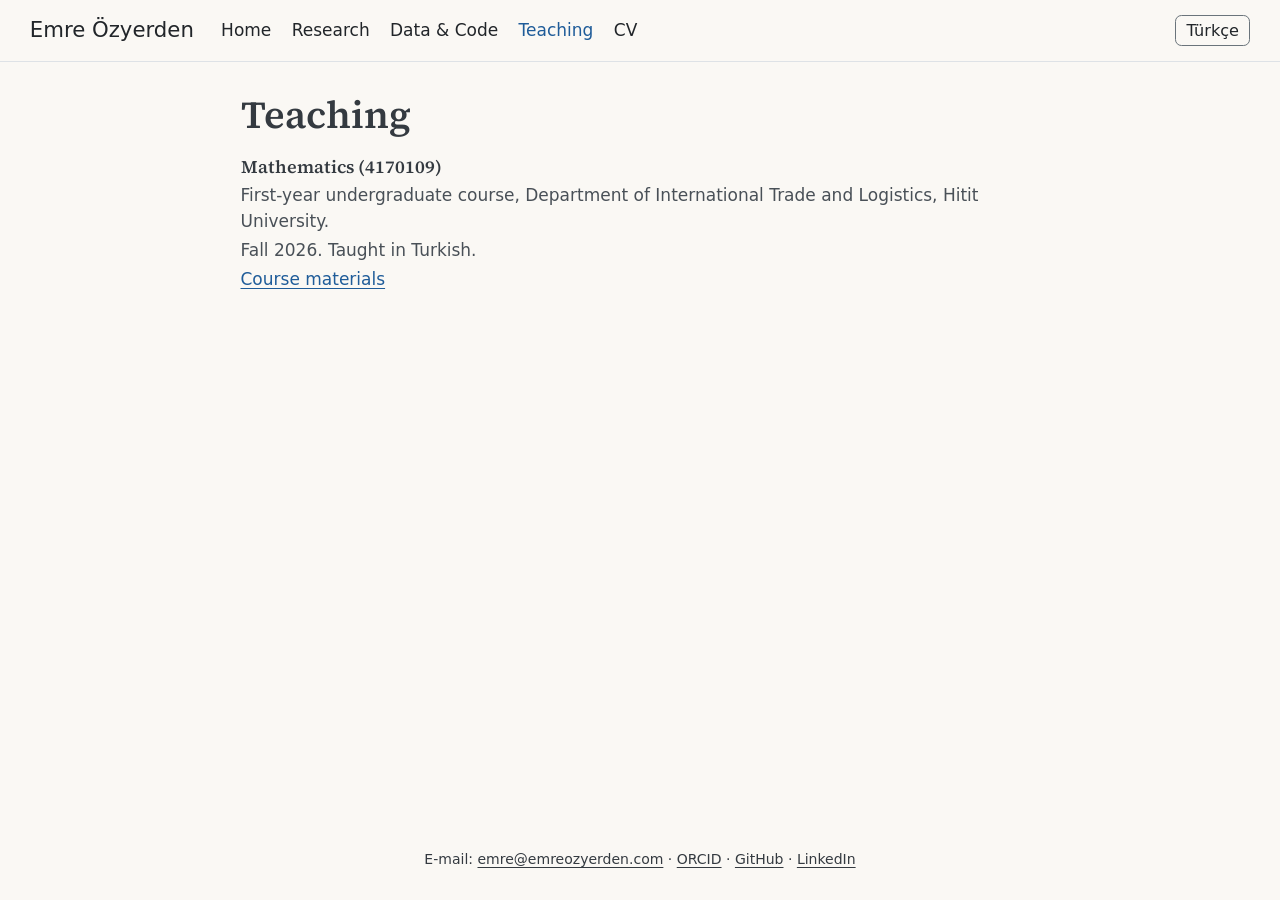
<file: teaching/index.html>
<!DOCTYPE html>
<html xmlns="http://www.w3.org/1999/xhtml" lang="en" xml:lang="en"><head>

<meta charset="utf-8">
<meta name="generator" content="quarto-1.10.18">

<meta name="viewport" content="width=device-width, initial-scale=1.0, user-scalable=yes">


<title>Teaching – Emre Özyerden</title>
<style>
/* Default styles provided by pandoc.
** See https://pandoc.org/MANUAL.html#variables-for-html for config info.
*/
span.smallcaps{font-variant: small-caps;}
div.columns{display: flex; gap: 1.5em;}
div.column{flex: auto;}
@media screen {
div.columns{gap: min(4vw, 1.5em);}
div.column{overflow-x: auto;}
}
div.hanging-indent{margin-left: 1.5em; text-indent: -1.5em;}
ul.task-list{list-style: none;}
ul.task-list li input[type="checkbox"] {
  width: 0.8em;
  margin: 0 0.8em 0.2em -1em; /* quarto-specific, see https://github.com/quarto-dev/quarto-cli/issues/4556 */ 
  vertical-align: middle;
}
</style>


<script src="../site_libs/quarto-nav/quarto-nav.js"></script>
<script src="../site_libs/quarto-nav/headroom.min.js"></script>
<script src="../site_libs/clipboard/clipboard.min.js"></script>
<script src="../site_libs/quarto-html/quarto.js" type="module"></script>
<script src="../site_libs/quarto-html/tabsets/tabsets.js" type="module"></script>
<script src="../site_libs/quarto-html/popper.min.js"></script>
<script src="../site_libs/quarto-html/tippy.umd.min.js"></script>
<link href="../site_libs/quarto-html/tippy.css" rel="stylesheet">
<link href="../site_libs/quarto-html/quarto-syntax-highlighting-64a204ab8560d761af7679ceaba22944.css" rel="stylesheet" id="quarto-text-highlighting-styles">
<script src="../site_libs/bootstrap/bootstrap.min.js"></script>
<link href="../site_libs/bootstrap/bootstrap-icons.css" rel="stylesheet">
<link href="../site_libs/bootstrap/bootstrap-7d5ee03bf0cd4e2a3a48a97579e2dd36.min.css" rel="stylesheet" append-hash="true" id="quarto-bootstrap" data-mode="light">
<script id="quarto-search-options" type="application/json">{
  "language": {
    "search-no-results-text": "No results",
    "search-matching-documents-text": "matching documents",
    "search-copy-link-title": "Copy link to search",
    "search-hide-matches-text": "Hide additional matches",
    "search-more-match-text": "more match in this document",
    "search-more-matches-text": "more matches in this document",
    "search-clear-button-title": "Clear",
    "search-text-placeholder": "",
    "search-detached-cancel-button-title": "Cancel",
    "search-submit-button-title": "Submit",
    "search-label": "Search"
  }
}</script>
<link rel="icon" href="../favicon.svg" type="image/svg+xml">
<link rel="icon" href="../favicon-32x32.png" type="image/png" sizes="32x32">
<link rel="apple-touch-icon" href="../apple-touch-icon.png">
<link rel="canonical" href="https://emreozyerden.com/teaching/">
<link rel="alternate" hreflang="en" href="https://emreozyerden.com/teaching/">
<link rel="alternate" hreflang="tr" href="https://emreozyerden.com/tr/teaching/">
<link rel="alternate" hreflang="x-default" href="https://emreozyerden.com/teaching/">
<meta name="description" content="Emre Özyerden, research assistant in public finance at Hitit University. Research, data and CV.">
<meta property="og:type" content="website">
<meta property="og:site_name" content="Emre Özyerden">
<meta property="og:title" content="Teaching – Emre Özyerden">
<meta property="og:description" content="Emre Özyerden, research assistant in public finance at Hitit University. Research, data and CV.">
<meta property="og:url" content="https://emreozyerden.com/teaching/">
<meta property="og:image" content="https://emreozyerden.com/images/profile.jpg">
<meta property="og:image:alt" content="Emre Özyerden">
<meta name="twitter:card" content="summary">


</head>

<body class="nav-fixed fullcontent quarto-light">

<div id="quarto-search-results"></div>
  <header id="quarto-header" class="headroom fixed-top">
    <nav class="navbar navbar-expand-lg " data-bs-theme="dark">
      <div class="navbar-container container-fluid">
      <div class="navbar-brand-container mx-auto">
    <a class="navbar-brand" href="../index.html">
    <span class="navbar-title">Emre Özyerden</span>
    </a>
  </div>
          <button class="navbar-toggler" type="button" data-bs-toggle="collapse" data-bs-target="#navbarCollapse" aria-controls="navbarCollapse" role="menu" aria-expanded="false" aria-label="Toggle navigation" onclick="if (window.quartoToggleHeadroom) { window.quartoToggleHeadroom(); }">
  <span class="navbar-toggler-icon"></span>
</button>
          <div class="collapse navbar-collapse" id="navbarCollapse">
            <ul class="navbar-nav navbar-nav-scroll me-auto">
  <li class="nav-item">
    <a class="nav-link" href="../index.html"> 
<span class="menu-text">Home</span></a>
  </li>  
  <li class="nav-item">
    <a class="nav-link" href="../research/index.html"> 
<span class="menu-text">Research</span></a>
  </li>  
  <li class="nav-item">
    <a class="nav-link" href="../data-code/index.html"> 
<span class="menu-text">Data &amp; Code</span></a>
  </li>  
  <li class="nav-item">
    <a class="nav-link active" href="../teaching/index.html" aria-current="page"> 
<span class="menu-text">Teaching</span></a>
  </li>  
  <li class="nav-item">
    <a class="nav-link" href="../cv/index.html"> 
<span class="menu-text">CV</span></a>
  </li>  
</ul>
          </div> <!-- /navcollapse -->
            <div class="quarto-navbar-tools">
<a class="nav-link lang-switch" href="../tr/teaching/" hreflang="tr" lang="tr">Türkçe</a>
</div>
      </div> <!-- /container-fluid -->
    </nav>
</header>
<!-- content -->
<div id="quarto-content" class="quarto-container page-columns page-rows-contents page-layout-article page-navbar">
<!-- sidebar -->
<!-- margin-sidebar -->
    
<!-- main -->
<main class="content" id="quarto-document-content">

<header id="title-block-header" class="quarto-title-block default">
<div class="quarto-title">
<h1 class="title">Teaching</h1>
</div>



<div class="quarto-title-meta">

    
  
    
  </div>
  


</header>


<div class="work-list">
<ul>
<li><div class="work-entry">
<div class="work-entry-title">
Mathematics (4170109)
</div>
<div class="work-entry-meta">
First-year undergraduate course, Department of International Trade and Logistics, Hitit University.
</div>
<div class="work-entry-meta">
Fall 2026. Taught in Turkish.
</div>
<div class="work-entry-link">
<a href="https://eozyerden.github.io/4170109-matematik/">Course materials</a>
</div>
</div></li>
</ul>
</div>



</main> <!-- /main -->
<script id="quarto-html-after-body" type="application/javascript">
  window.document.addEventListener("DOMContentLoaded", function (event) {
    const isCodeAnnotation = (el) => {
      for (const clz of el.classList) {
        if (clz.startsWith('code-annotation-')) {                     
          return true;
        }
      }
      return false;
    }
    const onCopySuccess = function(e) {
      // button target
      const button = e.trigger;
      // don't keep focus
      button.blur();
      // flash "checked"
      button.classList.add('code-copy-button-checked');
      var currentTitle = button.getAttribute("title");
      button.setAttribute("title", "Copied!");
      let tooltip;
      if (window.bootstrap) {
        button.setAttribute("data-bs-toggle", "tooltip");
        button.setAttribute("data-bs-placement", "left");
        button.setAttribute("data-bs-title", "Copied!");
        tooltip = new bootstrap.Tooltip(button, 
          { trigger: "manual", 
            customClass: "code-copy-button-tooltip",
            offset: [0, -8]});
        tooltip.show();    
      }
      setTimeout(function() {
        if (tooltip) {
          tooltip.hide();
          button.removeAttribute("data-bs-title");
          button.removeAttribute("data-bs-toggle");
          button.removeAttribute("data-bs-placement");
        }
        button.setAttribute("title", currentTitle);
        button.classList.remove('code-copy-button-checked');
      }, 1000);
      // clear code selection
      e.clearSelection();
    }
    const getTextToCopy = function(trigger) {
      const outerScaffold = trigger.parentElement.cloneNode(true);
      const codeEl = outerScaffold.querySelector('code');
      for (const childEl of codeEl.children) {
        if (isCodeAnnotation(childEl)) {
          childEl.remove();
        }
      }
      return codeEl.innerText;
    }
    const clipboard = new window.ClipboardJS('.code-copy-button:not([data-in-quarto-modal])', {
      text: getTextToCopy
    });
    clipboard.on('success', onCopySuccess);
    if (window.document.getElementById('quarto-embedded-source-code-modal')) {
      const clipboardModal = new window.ClipboardJS('.code-copy-button[data-in-quarto-modal]', {
        text: getTextToCopy,
        container: window.document.getElementById('quarto-embedded-source-code-modal')
      });
      clipboardModal.on('success', onCopySuccess);
    }
      var localhostRegex = new RegExp(/^(?:http|https):\/\/localhost\:?[0-9]*\//);
      var mailtoRegex = new RegExp(/^mailto:/);
        var filterRegex = new RegExp("https:\/\/emreozyerden\.com");
      var isInternal = (href) => {
          return filterRegex.test(href) || localhostRegex.test(href) || mailtoRegex.test(href);
      }
      // Inspect non-navigation links and adorn them if external
     var links = window.document.querySelectorAll('a[href]:not(.nav-link):not(.navbar-brand):not(.toc-action):not(.sidebar-link):not(.sidebar-item-toggle):not(.pagination-link):not(.no-external):not([aria-hidden]):not(.dropdown-item):not(.quarto-navigation-tool):not(.about-link)');
      for (var i=0; i<links.length; i++) {
        const link = links[i];
        if (!isInternal(link.href)) {
          // undo the damage that might have been done by quarto-nav.js in the case of
          // links that we want to consider external
          if (link.dataset.originalHref !== undefined) {
            link.href = link.dataset.originalHref;
          }
        }
      }
    function tippyHover(el, contentFn, onTriggerFn, onUntriggerFn) {
      const config = {
        allowHTML: true,
        maxWidth: 500,
        delay: 100,
        arrow: false,
        appendTo: function(el) {
            return el.parentElement;
        },
        interactive: true,
        interactiveBorder: 10,
        theme: 'quarto',
        placement: 'bottom-start',
      };
      if (contentFn) {
        config.content = contentFn;
      }
      if (onTriggerFn) {
        config.onTrigger = onTriggerFn;
      }
      if (onUntriggerFn) {
        config.onUntrigger = onUntriggerFn;
      }
      window.tippy(el, config); 
    }
    const noterefs = window.document.querySelectorAll('a[role="doc-noteref"]');
    for (var i=0; i<noterefs.length; i++) {
      const ref = noterefs[i];
      tippyHover(ref, function() {
        // use id or data attribute instead here
        let href = ref.getAttribute('data-footnote-href') || ref.getAttribute('href');
        try { href = new URL(href).hash; } catch {}
        const id = href.replace(/^#\/?/, "");
        const note = window.document.getElementById(id);
        if (note) {
          return note.innerHTML;
        } else {
          return "";
        }
      });
    }
    const xrefs = window.document.querySelectorAll('a.quarto-xref');
    const processXRef = (id, note) => {
      // Strip column container classes
      const stripColumnClz = (el) => {
        el.classList.remove("page-full", "page-columns");
        if (el.children) {
          for (const child of el.children) {
            stripColumnClz(child);
          }
        }
      }
      stripColumnClz(note)
      if (id === null || id.startsWith('sec-')) {
        // Special case sections, only their first couple elements
        const container = document.createElement("div");
        if (note.children && note.children.length > 2) {
          container.appendChild(note.children[0].cloneNode(true));
          for (let i = 1; i < note.children.length; i++) {
            const child = note.children[i];
            if (child.tagName === "P" && child.innerText === "") {
              continue;
            } else {
              container.appendChild(child.cloneNode(true));
              break;
            }
          }
          if (window.Quarto?.typesetMath) {
            window.Quarto.typesetMath(container);
          }
          return container.innerHTML
        } else {
          if (window.Quarto?.typesetMath) {
            window.Quarto.typesetMath(note);
          }
          return note.innerHTML;
        }
      } else {
        // Remove any anchor links if they are present
        const anchorLink = note.querySelector('a.anchorjs-link');
        if (anchorLink) {
          anchorLink.remove();
        }
        if (window.Quarto?.typesetMath) {
          window.Quarto.typesetMath(note);
        }
        if (note.classList.contains("callout")) {
          return note.outerHTML;
        } else {
          return note.innerHTML;
        }
      }
    }
    for (var i=0; i<xrefs.length; i++) {
      const xref = xrefs[i];
      tippyHover(xref, undefined, function(instance) {
        instance.disable();
        let url = xref.getAttribute('href');
        let hash = undefined; 
        if (url.startsWith('#')) {
          hash = url;
        } else {
          try { hash = new URL(url).hash; } catch {}
        }
        if (hash) {
          const id = hash.replace(/^#\/?/, "");
          const note = window.document.getElementById(id);
          if (note !== null) {
            try {
              const html = processXRef(id, note.cloneNode(true));
              instance.setContent(html);
            } finally {
              instance.enable();
              instance.show();
            }
          } else {
            // See if we can fetch this
            fetch(url.split('#')[0])
            .then(res => res.text())
            .then(html => {
              const parser = new DOMParser();
              const htmlDoc = parser.parseFromString(html, "text/html");
              const note = htmlDoc.getElementById(id);
              if (note !== null) {
                const html = processXRef(id, note);
                instance.setContent(html);
              } 
            }).finally(() => {
              instance.enable();
              instance.show();
            });
          }
        } else {
          // See if we can fetch a full url (with no hash to target)
          // This is a special case and we should probably do some content thinning / targeting
          fetch(url)
          .then(res => res.text())
          .then(html => {
            const parser = new DOMParser();
            const htmlDoc = parser.parseFromString(html, "text/html");
            const note = htmlDoc.querySelector('main.content');
            if (note !== null) {
              // This should only happen for chapter cross references
              // (since there is no id in the URL)
              // remove the first header
              if (note.children.length > 0 && note.children[0].tagName === "HEADER") {
                note.children[0].remove();
              }
              const html = processXRef(null, note);
              instance.setContent(html);
            } 
          }).finally(() => {
            instance.enable();
            instance.show();
          });
        }
      }, function(instance) {
      });
    }
        let selectedAnnoteEl;
        const selectorForAnnotation = ( cell, annotation) => {
          let cellAttr = 'data-code-cell="' + cell + '"';
          let lineAttr = 'data-code-annotation="' +  annotation + '"';
          const selector = 'span[' + cellAttr + '][' + lineAttr + ']';
          return selector;
        }
        const selectCodeLines = (annoteEl) => {
          const doc = window.document;
          const targetCell = annoteEl.getAttribute("data-target-cell");
          const targetAnnotation = annoteEl.getAttribute("data-target-annotation");
          const annoteSpan = window.document.querySelector(selectorForAnnotation(targetCell, targetAnnotation));
          const lines = annoteSpan.getAttribute("data-code-lines").split(",");
          const lineIds = lines.map((line) => {
            return targetCell + "-" + line;
          })
          let top = null;
          let height = null;
          let parent = null;
          if (lineIds.length > 0) {
              //compute the position of the single el (top and bottom and make a div)
              const el = window.document.getElementById(lineIds[0]);
              top = el.offsetTop;
              height = el.offsetHeight;
              parent = el.parentElement.parentElement;
            if (lineIds.length > 1) {
              const lastEl = window.document.getElementById(lineIds[lineIds.length - 1]);
              const bottom = lastEl.offsetTop + lastEl.offsetHeight;
              height = bottom - top;
            }
            if (top !== null && height !== null && parent !== null) {
              // cook up a div (if necessary) and position it 
              let div = window.document.getElementById("code-annotation-line-highlight");
              if (div === null) {
                div = window.document.createElement("div");
                div.setAttribute("id", "code-annotation-line-highlight");
                div.style.position = 'absolute';
                parent.appendChild(div);
              }
              div.style.top = top - 2 + "px";
              div.style.height = height + 4 + "px";
              div.style.left = 0;
              let gutterDiv = window.document.getElementById("code-annotation-line-highlight-gutter");
              if (gutterDiv === null) {
                gutterDiv = window.document.createElement("div");
                gutterDiv.setAttribute("id", "code-annotation-line-highlight-gutter");
                gutterDiv.style.position = 'absolute';
                const codeCell = window.document.getElementById(targetCell);
                const gutter = codeCell.querySelector('.code-annotation-gutter');
                gutter.appendChild(gutterDiv);
              }
              gutterDiv.style.top = top - 2 + "px";
              gutterDiv.style.height = height + 4 + "px";
            }
            selectedAnnoteEl = annoteEl;
          }
        };
        const unselectCodeLines = () => {
          const elementsIds = ["code-annotation-line-highlight", "code-annotation-line-highlight-gutter"];
          elementsIds.forEach((elId) => {
            const div = window.document.getElementById(elId);
            if (div) {
              div.remove();
            }
          });
          selectedAnnoteEl = undefined;
        };
          // Handle positioning of the toggle
      window.addEventListener(
        "resize",
        throttle(() => {
          elRect = undefined;
          if (selectedAnnoteEl) {
            selectCodeLines(selectedAnnoteEl);
          }
        }, 10)
      );
      function throttle(fn, ms) {
      let throttle = false;
      let timer;
        return (...args) => {
          if(!throttle) { // first call gets through
              fn.apply(this, args);
              throttle = true;
          } else { // all the others get throttled
              if(timer) clearTimeout(timer); // cancel #2
              timer = setTimeout(() => {
                fn.apply(this, args);
                timer = throttle = false;
              }, ms);
          }
        };
      }
        // Attach click handler to the DT
        const annoteDls = window.document.querySelectorAll('dt[data-target-cell]');
        for (const annoteDlNode of annoteDls) {
          annoteDlNode.addEventListener('click', (event) => {
            const clickedEl = event.target;
            if (clickedEl !== selectedAnnoteEl) {
              unselectCodeLines();
              const activeEl = window.document.querySelector('dt[data-target-cell].code-annotation-active');
              if (activeEl) {
                activeEl.classList.remove('code-annotation-active');
              }
              selectCodeLines(clickedEl);
              clickedEl.classList.add('code-annotation-active');
            } else {
              // Unselect the line
              unselectCodeLines();
              clickedEl.classList.remove('code-annotation-active');
            }
          });
        }
    const findCites = (el) => {
      const parentEl = el.parentElement;
      if (parentEl) {
        const cites = parentEl.dataset.cites;
        if (cites) {
          return {
            el,
            cites: cites.split(' ')
          };
        } else {
          return findCites(el.parentElement)
        }
      } else {
        return undefined;
      }
    };
    var bibliorefs = window.document.querySelectorAll('a[role="doc-biblioref"]');
    for (var i=0; i<bibliorefs.length; i++) {
      const ref = bibliorefs[i];
      const citeInfo = findCites(ref);
      if (citeInfo) {
        tippyHover(citeInfo.el, function() {
          var popup = window.document.createElement('div');
          citeInfo.cites.forEach(function(cite) {
            var citeDiv = window.document.createElement('div');
            citeDiv.classList.add('hanging-indent');
            citeDiv.classList.add('csl-entry');
            var biblioDiv = window.document.getElementById('ref-' + cite);
            if (biblioDiv) {
              citeDiv.innerHTML = biblioDiv.innerHTML;
            }
            popup.appendChild(citeDiv);
          });
          return popup.innerHTML;
        });
      }
    }
  });
  </script>
</div> <!-- /content -->
<footer class="footer">
  <div class="nav-footer">
    <div class="nav-footer-left">
      &nbsp;
    </div>   
    <div class="nav-footer-center">
<p>E-mail: <a href="mailto:emre@emreozyerden.com">emre@emreozyerden.com</a> · <a href="https://orcid.org/0000-0003-3577-4236">ORCID</a> · <a href="https://github.com/eozyerden">GitHub</a> · <a href="https://www.linkedin.com/in/emre-%C3%B6zyerden-547648178/">LinkedIn</a></p>
</div>
    <div class="nav-footer-right">
      &nbsp;
    </div>
  </div>
</footer>




<script type='module' src='https://static.cloudflareinsights.com/beacon.min.js' data-cf-beacon='{"token": "d11b855a85474be28eb7e7e06e9c3493"}'></script>
</body></html>
</file>
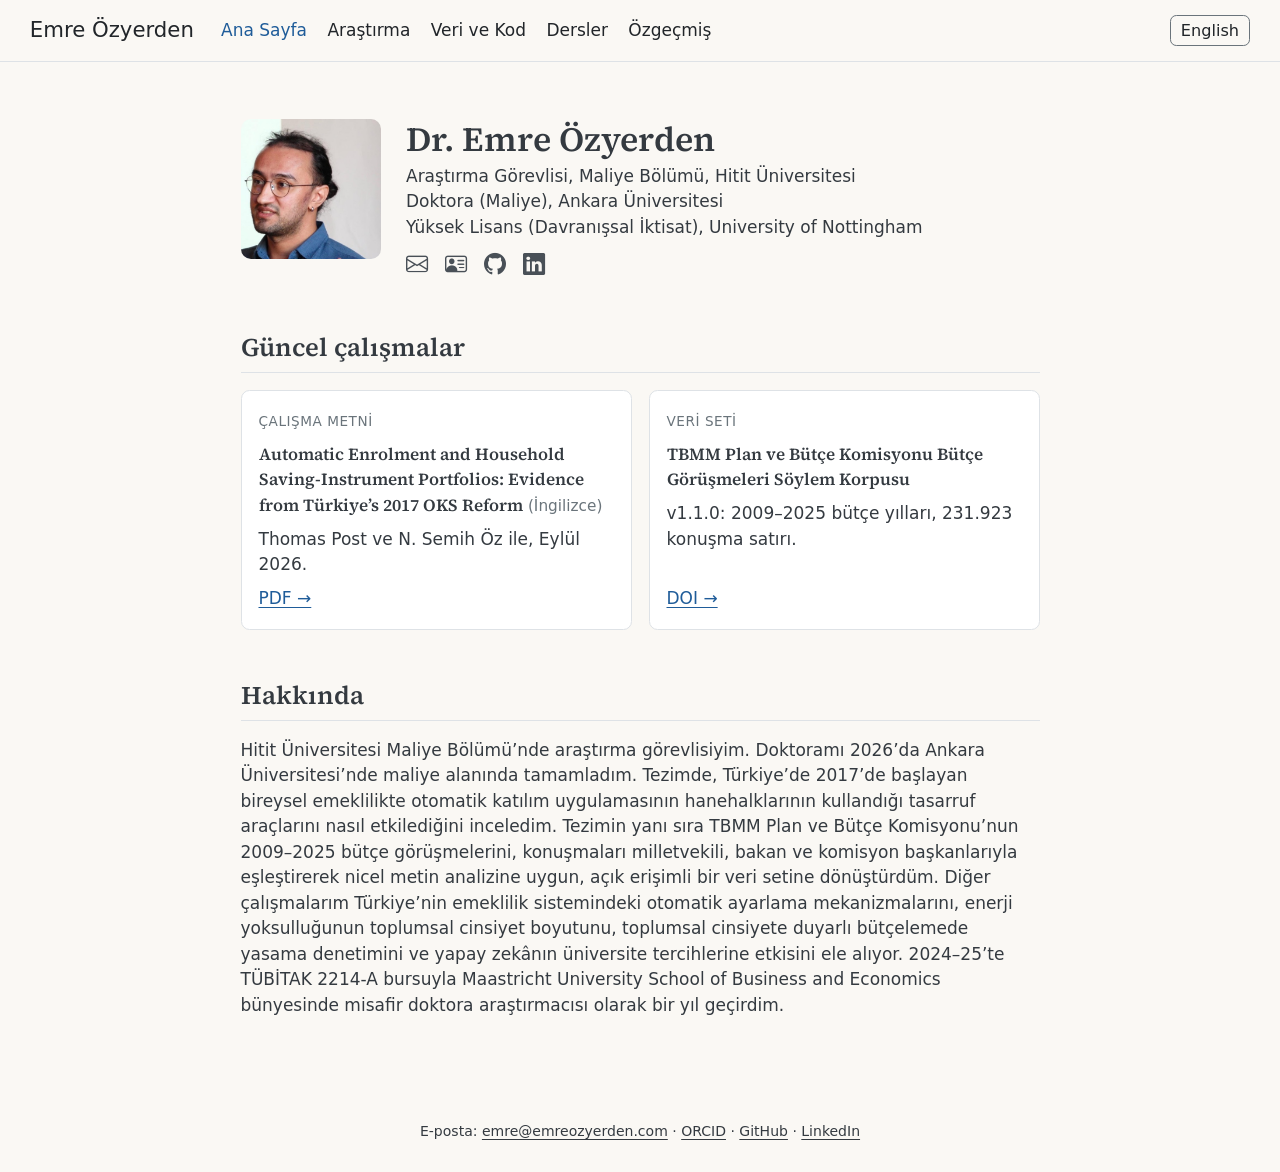
<file: tr/index.html>
<!DOCTYPE html>
<html xmlns="http://www.w3.org/1999/xhtml" lang="tr" xml:lang="tr"><head>

<meta charset="utf-8">
<meta name="generator" content="quarto-1.10.18">

<meta name="viewport" content="width=device-width, initial-scale=1.0, user-scalable=yes">


<title>Emre Özyerden</title>
<style>
/* Default styles provided by pandoc.
** See https://pandoc.org/MANUAL.html#variables-for-html for config info.
*/
span.smallcaps{font-variant: small-caps;}
div.columns{display: flex; gap: 1.5em;}
div.column{flex: auto;}
@media screen {
div.columns{gap: min(4vw, 1.5em);}
div.column{overflow-x: auto;}
}
div.hanging-indent{margin-left: 1.5em; text-indent: -1.5em;}
ul.task-list{list-style: none;}
ul.task-list li input[type="checkbox"] {
  width: 0.8em;
  margin: 0 0.8em 0.2em -1em; /* quarto-specific, see https://github.com/quarto-dev/quarto-cli/issues/4556 */ 
  vertical-align: middle;
}
</style>


<script src="../site_libs/quarto-nav/quarto-nav.js"></script>
<script src="../site_libs/quarto-nav/headroom.min.js"></script>
<script src="../site_libs/clipboard/clipboard.min.js"></script>
<script src="../site_libs/quarto-html/quarto.js" type="module"></script>
<script src="../site_libs/quarto-html/tabsets/tabsets.js" type="module"></script>
<script src="../site_libs/quarto-html/popper.min.js"></script>
<script src="../site_libs/quarto-html/tippy.umd.min.js"></script>
<link href="../site_libs/quarto-html/tippy.css" rel="stylesheet">
<link href="../site_libs/quarto-html/quarto-syntax-highlighting-64a204ab8560d761af7679ceaba22944.css" rel="stylesheet" id="quarto-text-highlighting-styles">
<script src="../site_libs/bootstrap/bootstrap.min.js"></script>
<link href="../site_libs/bootstrap/bootstrap-icons.css" rel="stylesheet">
<link href="../site_libs/bootstrap/bootstrap-7d5ee03bf0cd4e2a3a48a97579e2dd36.min.css" rel="stylesheet" append-hash="true" id="quarto-bootstrap" data-mode="light">
<script id="quarto-search-options" type="application/json">{
  "language": {
    "search-no-results-text": "Sonuç yok",
    "search-matching-documents-text": "eşleşen belgeler",
    "search-copy-link-title": "Aramak için bağlantıyı kopyalayın",
    "search-hide-matches-text": "Ek eşleşmeleri gizle",
    "search-more-match-text": "bu belgede bir tane daha eşleşme",
    "search-more-matches-text": "bu belgede daha fazla eşleşme",
    "search-clear-button-title": "Temizle",
    "search-text-placeholder": "",
    "search-detached-cancel-button-title": "İptal et",
    "search-submit-button-title": "Gönder",
    "search-label": "Ara"
  }
}</script>
<link rel="icon" href="../favicon.svg" type="image/svg+xml">
<link rel="icon" href="../favicon-32x32.png" type="image/png" sizes="32x32">
<link rel="apple-touch-icon" href="../apple-touch-icon.png">
<link rel="canonical" href="https://emreozyerden.com/tr/">
<link rel="alternate" hreflang="en" href="https://emreozyerden.com/">
<link rel="alternate" hreflang="tr" href="https://emreozyerden.com/tr/">
<link rel="alternate" hreflang="x-default" href="https://emreozyerden.com/">
<meta name="description" content="Emre Özyerden, Hitit Üniversitesi Maliye Bölümü araştırma görevlisi. Araştırmalar, veri setleri ve özgeçmiş.">
<meta property="og:type" content="website">
<meta property="og:site_name" content="Emre Özyerden">
<meta property="og:title" content="Emre Özyerden">
<meta property="og:description" content="Emre Özyerden, Hitit Üniversitesi Maliye Bölümü araştırma görevlisi. Araştırmalar, veri setleri ve özgeçmiş.">
<meta property="og:url" content="https://emreozyerden.com/tr/">
<meta property="og:image" content="https://emreozyerden.com/images/profile.jpg">
<meta property="og:image:alt" content="Emre Özyerden">
<meta name="twitter:card" content="summary">


<link rel="stylesheet" href="../styles/home.css">
<script type="application/ld+json">
{
  "@context": "https://schema.org",
  "@type": "Person",
  "name": "Emre Özyerden",
  "alternateName": "Emre Ozyerden",
  "url": "https://emreozyerden.com/",
  "image": "https://emreozyerden.com/images/profile.jpg",
  "jobTitle": "Research Assistant",
  "worksFor": {"@type":"Organization","name":"Hitit University"},
  "alumniOf": [{"@type":"EducationalOrganization","name":"Ankara University"},{"@type":"EducationalOrganization","name":"University of Nottingham"}],
  "email": "mailto:emre@emreozyerden.com",
  "sameAs": ["https://orcid.org/0000-0003-3577-4236","https://www.linkedin.com/in/emre-%C3%B6zyerden-547648178/","https://github.com/eozyerden"]
}
</script>
</head>

<body class="nav-fixed fullcontent quarto-light">

<div id="quarto-search-results"></div>
  <header id="quarto-header" class="headroom fixed-top">
    <nav class="navbar navbar-expand-lg " data-bs-theme="dark">
      <div class="navbar-container container-fluid">
      <div class="navbar-brand-container mx-auto">
    <a class="navbar-brand" href="../index.html">
    <span class="navbar-title">Emre Özyerden</span>
    </a>
  </div>
          <button class="navbar-toggler" type="button" data-bs-toggle="collapse" data-bs-target="#navbarCollapse" aria-controls="navbarCollapse" role="menu" aria-expanded="false" aria-label="Gezinmeyi değiştir" onclick="if (window.quartoToggleHeadroom) { window.quartoToggleHeadroom(); }">
  <span class="navbar-toggler-icon"></span>
</button>
          <div class="collapse navbar-collapse" id="navbarCollapse">
            <ul class="navbar-nav navbar-nav-scroll me-auto">
  <li class="nav-item">
    <a class="nav-link active" href="../tr/index.html" aria-current="page"> 
<span class="menu-text">Ana Sayfa</span></a>
  </li>  
  <li class="nav-item">
    <a class="nav-link" href="../tr/research/index.html"> 
<span class="menu-text">Araştırma</span></a>
  </li>  
  <li class="nav-item">
    <a class="nav-link" href="../tr/data-code/index.html"> 
<span class="menu-text">Veri ve Kod</span></a>
  </li>  
  <li class="nav-item">
    <a class="nav-link" href="../tr/teaching/index.html"> 
<span class="menu-text">Dersler</span></a>
  </li>  
  <li class="nav-item">
    <a class="nav-link" href="../tr/cv/index.html"> 
<span class="menu-text">Özgeçmiş</span></a>
  </li>  
</ul>
          </div> <!-- /navcollapse -->
            <div class="quarto-navbar-tools">
<a class="nav-link lang-switch" href="../" hreflang="en" lang="en">English</a>
</div>
      </div> <!-- /container-fluid -->
    </nav>
</header>
<!-- content -->
<div id="quarto-content" class="quarto-container page-columns page-rows-contents page-layout-article page-navbar">
<!-- sidebar -->
<!-- margin-sidebar -->
    
<!-- main -->
<main class="content" id="quarto-document-content">

<header id="title-block-header" class="quarto-title-block default">
<div class="quarto-title">
<h1 class="title">Dr.&nbsp;Emre Özyerden</h1>
</div>



<div class="quarto-title-meta">

    
  
    
  </div>
  


</header>


<div class="identity">
<img src="../images/profile.jpg" alt="Emre Özyerden">
<div>
<h1 class="identity-name">Dr. Emre Özyerden</h1>
<p class="identity-title">Araştırma Görevlisi, Maliye Bölümü, Hitit Üniversitesi<br>Doktora (Maliye), Ankara Üniversitesi<br>Yüksek Lisans (Davranışsal İktisat), University of Nottingham</p>
<p class="icon-links">
<a href="mailto:emre@emreozyerden.com"><i class="bi bi-envelope" aria-hidden="true"></i><span class="visually-hidden">E-posta</span></a>
<a href="https://orcid.org/0000-0003-3577-4236"><i class="bi bi-person-vcard" aria-hidden="true"></i><span class="visually-hidden">ORCID</span></a>
<a href="https://github.com/eozyerden"><i class="bi bi-github" aria-hidden="true"></i><span class="visually-hidden">GitHub</span></a>
<a href="https://www.linkedin.com/in/emre-%C3%B6zyerden-547648178/"><i class="bi bi-linkedin" aria-hidden="true"></i><span class="visually-hidden">LinkedIn</span></a>
</p>
</div>
</div>
<section id="güncel-çalışmalar" class="level2">
<h2 data-anchor-id="güncel-çalışmalar">Güncel çalışmalar</h2>
<div class="work-cards">
<div class="work-card">
<p><span class="work-label">Çalışma metni</span></p>
<p><span class="work-title"><span lang="en"><a href="../research/automatic-enrolment/" hreflang="en">Automatic Enrolment and Household Saving-Instrument Portfolios: Evidence from Türkiye’s 2017 OKS Reform</a></span></span> <span class="work-note">(İngilizce)</span></p>
<p>Thomas Post ve N. Semih Öz ile, Eylül 2026.</p>
<p><a href="../papers/ozyerden-post-oz-automatic-enrolment.pdf" class="work-link">PDF →</a></p>
</div>
<div class="work-card">
<p><span class="work-label">Veri seti</span></p>
<p><span class="work-title"><a href="data-code/#tbmm-pbk-corpus">TBMM Plan ve Bütçe Komisyonu Bütçe Görüşmeleri Söylem Korpusu</a></span></p>
<p>v1.1.0: 2009–2025 bütçe yılları, 231.923 konuşma satırı.</p>
<p><a href="https://doi.org/10.5281/zenodo.20457565" class="work-link">DOI →</a></p>
</div>
</div>
</section>
<section id="hakkında" class="level2">
<h2 data-anchor-id="hakkında">Hakkında</h2>
<div class="bio">
<p>Hitit Üniversitesi Maliye Bölümü’nde araştırma görevlisiyim. Doktoramı 2026’da Ankara Üniversitesi’nde maliye alanında tamamladım. Tezimde, Türkiye’de 2017’de başlayan bireysel emeklilikte otomatik katılım uygulamasının hanehalklarının kullandığı tasarruf araçlarını nasıl etkilediğini inceledim. Tezimin yanı sıra TBMM Plan ve Bütçe Komisyonu’nun 2009–2025 bütçe görüşmelerini, konuşmaları milletvekili, bakan ve komisyon başkanlarıyla eşleştirerek nicel metin analizine uygun, açık erişimli bir veri setine dönüştürdüm. Diğer çalışmalarım Türkiye’nin emeklilik sistemindeki otomatik ayarlama mekanizmalarını, enerji yoksulluğunun toplumsal cinsiyet boyutunu, toplumsal cinsiyete duyarlı bütçelemede yasama denetimini ve yapay zekânın üniversite tercihlerine etkisini ele alıyor. 2024–25’te TÜBİTAK 2214-A bursuyla Maastricht University School of Business and Economics bünyesinde misafir doktora araştırmacısı olarak bir yıl geçirdim.</p>
</div>


</section>

</main> <!-- /main -->
<script id="quarto-html-after-body" type="application/javascript">
  window.document.addEventListener("DOMContentLoaded", function (event) {
    const isCodeAnnotation = (el) => {
      for (const clz of el.classList) {
        if (clz.startsWith('code-annotation-')) {                     
          return true;
        }
      }
      return false;
    }
    const onCopySuccess = function(e) {
      // button target
      const button = e.trigger;
      // don't keep focus
      button.blur();
      // flash "checked"
      button.classList.add('code-copy-button-checked');
      var currentTitle = button.getAttribute("title");
      button.setAttribute("title", "Kopyalandı");
      let tooltip;
      if (window.bootstrap) {
        button.setAttribute("data-bs-toggle", "tooltip");
        button.setAttribute("data-bs-placement", "left");
        button.setAttribute("data-bs-title", "Kopyalandı");
        tooltip = new bootstrap.Tooltip(button, 
          { trigger: "manual", 
            customClass: "code-copy-button-tooltip",
            offset: [0, -8]});
        tooltip.show();    
      }
      setTimeout(function() {
        if (tooltip) {
          tooltip.hide();
          button.removeAttribute("data-bs-title");
          button.removeAttribute("data-bs-toggle");
          button.removeAttribute("data-bs-placement");
        }
        button.setAttribute("title", currentTitle);
        button.classList.remove('code-copy-button-checked');
      }, 1000);
      // clear code selection
      e.clearSelection();
    }
    const getTextToCopy = function(trigger) {
      const outerScaffold = trigger.parentElement.cloneNode(true);
      const codeEl = outerScaffold.querySelector('code');
      for (const childEl of codeEl.children) {
        if (isCodeAnnotation(childEl)) {
          childEl.remove();
        }
      }
      return codeEl.innerText;
    }
    const clipboard = new window.ClipboardJS('.code-copy-button:not([data-in-quarto-modal])', {
      text: getTextToCopy
    });
    clipboard.on('success', onCopySuccess);
    if (window.document.getElementById('quarto-embedded-source-code-modal')) {
      const clipboardModal = new window.ClipboardJS('.code-copy-button[data-in-quarto-modal]', {
        text: getTextToCopy,
        container: window.document.getElementById('quarto-embedded-source-code-modal')
      });
      clipboardModal.on('success', onCopySuccess);
    }
      var localhostRegex = new RegExp(/^(?:http|https):\/\/localhost\:?[0-9]*\//);
      var mailtoRegex = new RegExp(/^mailto:/);
        var filterRegex = new RegExp("https:\/\/emreozyerden\.com");
      var isInternal = (href) => {
          return filterRegex.test(href) || localhostRegex.test(href) || mailtoRegex.test(href);
      }
      // Inspect non-navigation links and adorn them if external
     var links = window.document.querySelectorAll('a[href]:not(.nav-link):not(.navbar-brand):not(.toc-action):not(.sidebar-link):not(.sidebar-item-toggle):not(.pagination-link):not(.no-external):not([aria-hidden]):not(.dropdown-item):not(.quarto-navigation-tool):not(.about-link)');
      for (var i=0; i<links.length; i++) {
        const link = links[i];
        if (!isInternal(link.href)) {
          // undo the damage that might have been done by quarto-nav.js in the case of
          // links that we want to consider external
          if (link.dataset.originalHref !== undefined) {
            link.href = link.dataset.originalHref;
          }
        }
      }
    function tippyHover(el, contentFn, onTriggerFn, onUntriggerFn) {
      const config = {
        allowHTML: true,
        maxWidth: 500,
        delay: 100,
        arrow: false,
        appendTo: function(el) {
            return el.parentElement;
        },
        interactive: true,
        interactiveBorder: 10,
        theme: 'quarto',
        placement: 'bottom-start',
      };
      if (contentFn) {
        config.content = contentFn;
      }
      if (onTriggerFn) {
        config.onTrigger = onTriggerFn;
      }
      if (onUntriggerFn) {
        config.onUntrigger = onUntriggerFn;
      }
      window.tippy(el, config); 
    }
    const noterefs = window.document.querySelectorAll('a[role="doc-noteref"]');
    for (var i=0; i<noterefs.length; i++) {
      const ref = noterefs[i];
      tippyHover(ref, function() {
        // use id or data attribute instead here
        let href = ref.getAttribute('data-footnote-href') || ref.getAttribute('href');
        try { href = new URL(href).hash; } catch {}
        const id = href.replace(/^#\/?/, "");
        const note = window.document.getElementById(id);
        if (note) {
          return note.innerHTML;
        } else {
          return "";
        }
      });
    }
    const xrefs = window.document.querySelectorAll('a.quarto-xref');
    const processXRef = (id, note) => {
      // Strip column container classes
      const stripColumnClz = (el) => {
        el.classList.remove("page-full", "page-columns");
        if (el.children) {
          for (const child of el.children) {
            stripColumnClz(child);
          }
        }
      }
      stripColumnClz(note)
      if (id === null || id.startsWith('sec-')) {
        // Special case sections, only their first couple elements
        const container = document.createElement("div");
        if (note.children && note.children.length > 2) {
          container.appendChild(note.children[0].cloneNode(true));
          for (let i = 1; i < note.children.length; i++) {
            const child = note.children[i];
            if (child.tagName === "P" && child.innerText === "") {
              continue;
            } else {
              container.appendChild(child.cloneNode(true));
              break;
            }
          }
          if (window.Quarto?.typesetMath) {
            window.Quarto.typesetMath(container);
          }
          return container.innerHTML
        } else {
          if (window.Quarto?.typesetMath) {
            window.Quarto.typesetMath(note);
          }
          return note.innerHTML;
        }
      } else {
        // Remove any anchor links if they are present
        const anchorLink = note.querySelector('a.anchorjs-link');
        if (anchorLink) {
          anchorLink.remove();
        }
        if (window.Quarto?.typesetMath) {
          window.Quarto.typesetMath(note);
        }
        if (note.classList.contains("callout")) {
          return note.outerHTML;
        } else {
          return note.innerHTML;
        }
      }
    }
    for (var i=0; i<xrefs.length; i++) {
      const xref = xrefs[i];
      tippyHover(xref, undefined, function(instance) {
        instance.disable();
        let url = xref.getAttribute('href');
        let hash = undefined; 
        if (url.startsWith('#')) {
          hash = url;
        } else {
          try { hash = new URL(url).hash; } catch {}
        }
        if (hash) {
          const id = hash.replace(/^#\/?/, "");
          const note = window.document.getElementById(id);
          if (note !== null) {
            try {
              const html = processXRef(id, note.cloneNode(true));
              instance.setContent(html);
            } finally {
              instance.enable();
              instance.show();
            }
          } else {
            // See if we can fetch this
            fetch(url.split('#')[0])
            .then(res => res.text())
            .then(html => {
              const parser = new DOMParser();
              const htmlDoc = parser.parseFromString(html, "text/html");
              const note = htmlDoc.getElementById(id);
              if (note !== null) {
                const html = processXRef(id, note);
                instance.setContent(html);
              } 
            }).finally(() => {
              instance.enable();
              instance.show();
            });
          }
        } else {
          // See if we can fetch a full url (with no hash to target)
          // This is a special case and we should probably do some content thinning / targeting
          fetch(url)
          .then(res => res.text())
          .then(html => {
            const parser = new DOMParser();
            const htmlDoc = parser.parseFromString(html, "text/html");
            const note = htmlDoc.querySelector('main.content');
            if (note !== null) {
              // This should only happen for chapter cross references
              // (since there is no id in the URL)
              // remove the first header
              if (note.children.length > 0 && note.children[0].tagName === "HEADER") {
                note.children[0].remove();
              }
              const html = processXRef(null, note);
              instance.setContent(html);
            } 
          }).finally(() => {
            instance.enable();
            instance.show();
          });
        }
      }, function(instance) {
      });
    }
        let selectedAnnoteEl;
        const selectorForAnnotation = ( cell, annotation) => {
          let cellAttr = 'data-code-cell="' + cell + '"';
          let lineAttr = 'data-code-annotation="' +  annotation + '"';
          const selector = 'span[' + cellAttr + '][' + lineAttr + ']';
          return selector;
        }
        const selectCodeLines = (annoteEl) => {
          const doc = window.document;
          const targetCell = annoteEl.getAttribute("data-target-cell");
          const targetAnnotation = annoteEl.getAttribute("data-target-annotation");
          const annoteSpan = window.document.querySelector(selectorForAnnotation(targetCell, targetAnnotation));
          const lines = annoteSpan.getAttribute("data-code-lines").split(",");
          const lineIds = lines.map((line) => {
            return targetCell + "-" + line;
          })
          let top = null;
          let height = null;
          let parent = null;
          if (lineIds.length > 0) {
              //compute the position of the single el (top and bottom and make a div)
              const el = window.document.getElementById(lineIds[0]);
              top = el.offsetTop;
              height = el.offsetHeight;
              parent = el.parentElement.parentElement;
            if (lineIds.length > 1) {
              const lastEl = window.document.getElementById(lineIds[lineIds.length - 1]);
              const bottom = lastEl.offsetTop + lastEl.offsetHeight;
              height = bottom - top;
            }
            if (top !== null && height !== null && parent !== null) {
              // cook up a div (if necessary) and position it 
              let div = window.document.getElementById("code-annotation-line-highlight");
              if (div === null) {
                div = window.document.createElement("div");
                div.setAttribute("id", "code-annotation-line-highlight");
                div.style.position = 'absolute';
                parent.appendChild(div);
              }
              div.style.top = top - 2 + "px";
              div.style.height = height + 4 + "px";
              div.style.left = 0;
              let gutterDiv = window.document.getElementById("code-annotation-line-highlight-gutter");
              if (gutterDiv === null) {
                gutterDiv = window.document.createElement("div");
                gutterDiv.setAttribute("id", "code-annotation-line-highlight-gutter");
                gutterDiv.style.position = 'absolute';
                const codeCell = window.document.getElementById(targetCell);
                const gutter = codeCell.querySelector('.code-annotation-gutter');
                gutter.appendChild(gutterDiv);
              }
              gutterDiv.style.top = top - 2 + "px";
              gutterDiv.style.height = height + 4 + "px";
            }
            selectedAnnoteEl = annoteEl;
          }
        };
        const unselectCodeLines = () => {
          const elementsIds = ["code-annotation-line-highlight", "code-annotation-line-highlight-gutter"];
          elementsIds.forEach((elId) => {
            const div = window.document.getElementById(elId);
            if (div) {
              div.remove();
            }
          });
          selectedAnnoteEl = undefined;
        };
          // Handle positioning of the toggle
      window.addEventListener(
        "resize",
        throttle(() => {
          elRect = undefined;
          if (selectedAnnoteEl) {
            selectCodeLines(selectedAnnoteEl);
          }
        }, 10)
      );
      function throttle(fn, ms) {
      let throttle = false;
      let timer;
        return (...args) => {
          if(!throttle) { // first call gets through
              fn.apply(this, args);
              throttle = true;
          } else { // all the others get throttled
              if(timer) clearTimeout(timer); // cancel #2
              timer = setTimeout(() => {
                fn.apply(this, args);
                timer = throttle = false;
              }, ms);
          }
        };
      }
        // Attach click handler to the DT
        const annoteDls = window.document.querySelectorAll('dt[data-target-cell]');
        for (const annoteDlNode of annoteDls) {
          annoteDlNode.addEventListener('click', (event) => {
            const clickedEl = event.target;
            if (clickedEl !== selectedAnnoteEl) {
              unselectCodeLines();
              const activeEl = window.document.querySelector('dt[data-target-cell].code-annotation-active');
              if (activeEl) {
                activeEl.classList.remove('code-annotation-active');
              }
              selectCodeLines(clickedEl);
              clickedEl.classList.add('code-annotation-active');
            } else {
              // Unselect the line
              unselectCodeLines();
              clickedEl.classList.remove('code-annotation-active');
            }
          });
        }
    const findCites = (el) => {
      const parentEl = el.parentElement;
      if (parentEl) {
        const cites = parentEl.dataset.cites;
        if (cites) {
          return {
            el,
            cites: cites.split(' ')
          };
        } else {
          return findCites(el.parentElement)
        }
      } else {
        return undefined;
      }
    };
    var bibliorefs = window.document.querySelectorAll('a[role="doc-biblioref"]');
    for (var i=0; i<bibliorefs.length; i++) {
      const ref = bibliorefs[i];
      const citeInfo = findCites(ref);
      if (citeInfo) {
        tippyHover(citeInfo.el, function() {
          var popup = window.document.createElement('div');
          citeInfo.cites.forEach(function(cite) {
            var citeDiv = window.document.createElement('div');
            citeDiv.classList.add('hanging-indent');
            citeDiv.classList.add('csl-entry');
            var biblioDiv = window.document.getElementById('ref-' + cite);
            if (biblioDiv) {
              citeDiv.innerHTML = biblioDiv.innerHTML;
            }
            popup.appendChild(citeDiv);
          });
          return popup.innerHTML;
        });
      }
    }
  });
  </script>
</div> <!-- /content -->
<footer class="footer">
  <div class="nav-footer">
    <div class="nav-footer-left">
      &nbsp;
    </div>   
    <div class="nav-footer-center">
<p>E-posta: <a href="mailto:emre@emreozyerden.com">emre@emreozyerden.com</a> · <a href="https://orcid.org/0000-0003-3577-4236">ORCID</a> · <a href="https://github.com/eozyerden">GitHub</a> · <a href="https://www.linkedin.com/in/emre-%C3%B6zyerden-547648178/">LinkedIn</a></p>
</div>
    <div class="nav-footer-right">
      &nbsp;
    </div>
  </div>
</footer>




<script type='module' src='https://static.cloudflareinsights.com/beacon.min.js' data-cf-beacon='{"token": "d11b855a85474be28eb7e7e06e9c3493"}'></script>
</body></html>
</file>
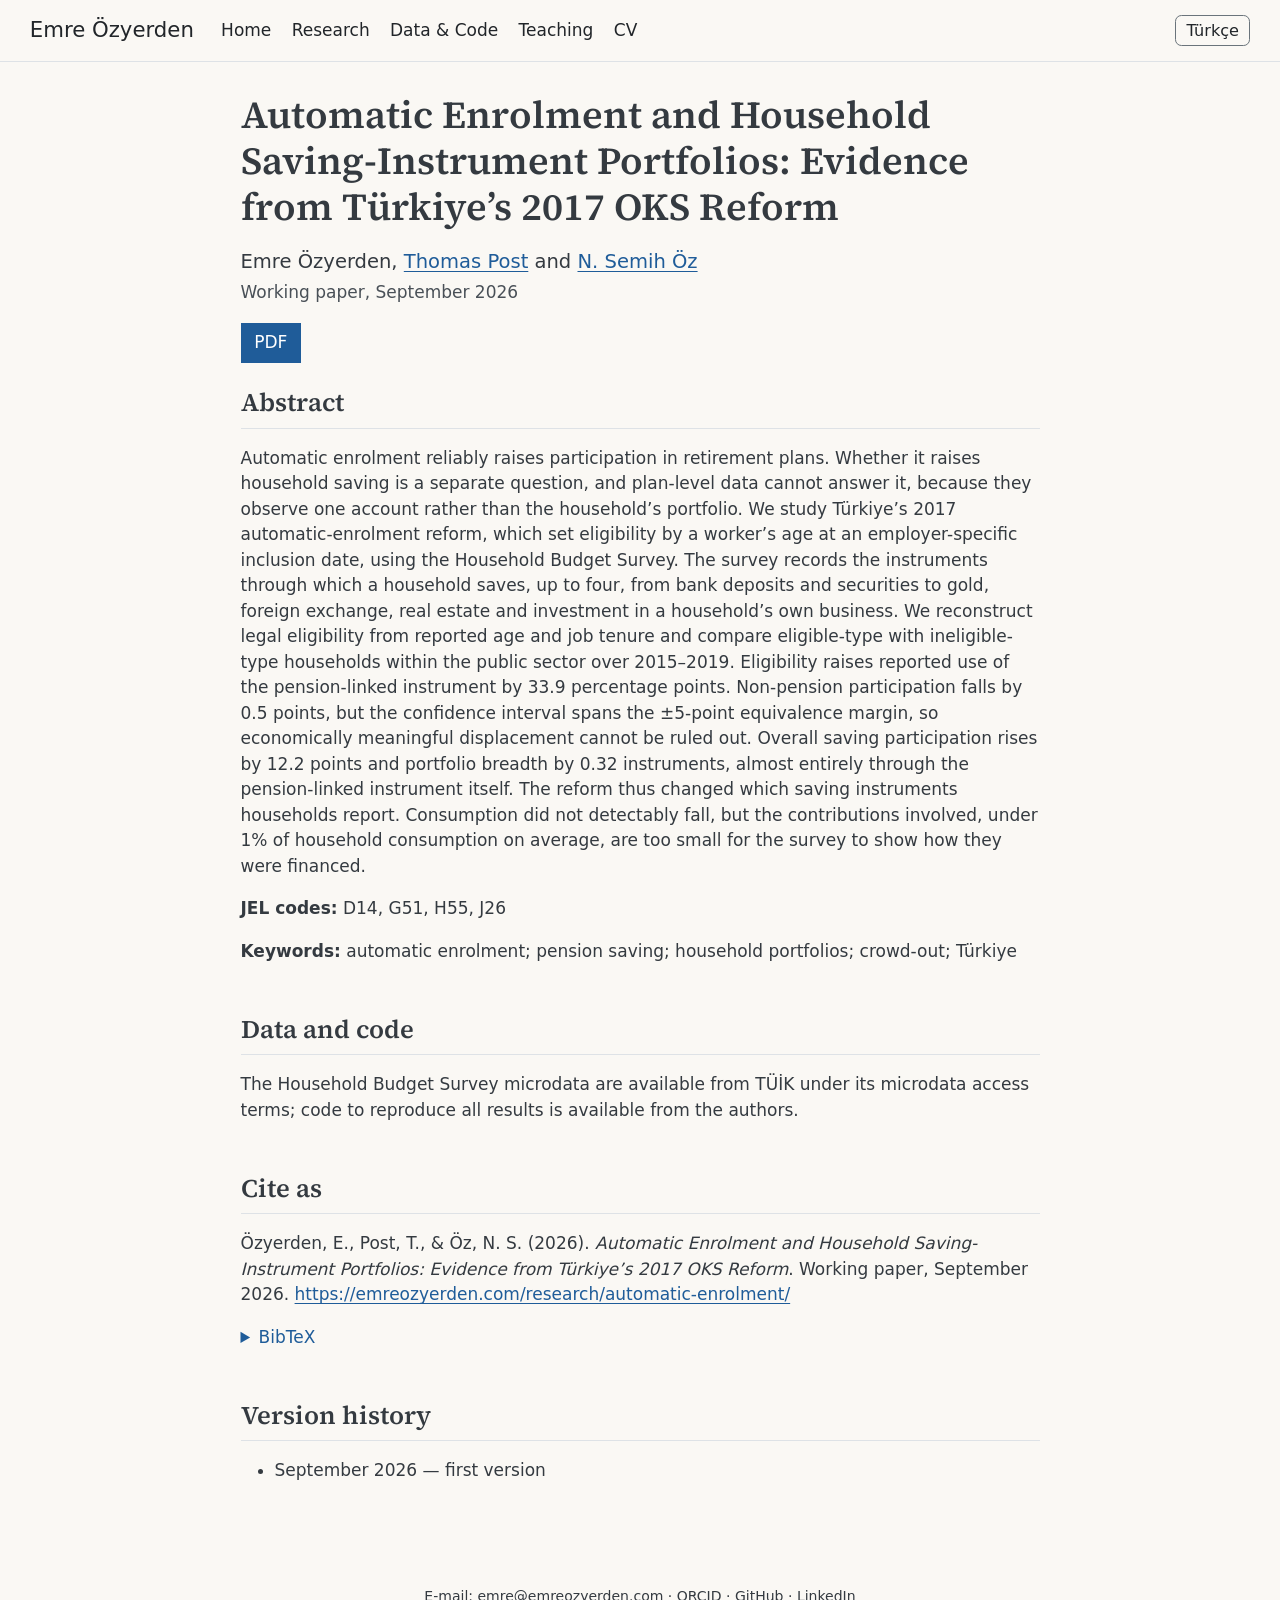
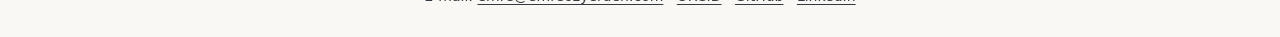
<file: research/automatic-enrolment/index.html>
<!DOCTYPE html>
<html xmlns="http://www.w3.org/1999/xhtml" lang="en" xml:lang="en"><head>

<meta charset="utf-8">
<meta name="generator" content="quarto-1.10.18">

<meta name="viewport" content="width=device-width, initial-scale=1.0, user-scalable=yes">


<title>Automatic Enrolment and Household Saving-Instrument Portfolios – Emre Özyerden</title>
<style>
/* Default styles provided by pandoc.
** See https://pandoc.org/MANUAL.html#variables-for-html for config info.
*/
span.smallcaps{font-variant: small-caps;}
div.columns{display: flex; gap: 1.5em;}
div.column{flex: auto;}
@media screen {
div.columns{gap: min(4vw, 1.5em);}
div.column{overflow-x: auto;}
}
div.hanging-indent{margin-left: 1.5em; text-indent: -1.5em;}
ul.task-list{list-style: none;}
ul.task-list li input[type="checkbox"] {
  width: 0.8em;
  margin: 0 0.8em 0.2em -1em; /* quarto-specific, see https://github.com/quarto-dev/quarto-cli/issues/4556 */ 
  vertical-align: middle;
}
/* CSS for syntax highlighting */
html { -webkit-text-size-adjust: 100%; }
pre > code.sourceCode { white-space: pre; position: relative; }
pre > code.sourceCode > span { display: inline-block; line-height: 1.25; }
pre > code.sourceCode > span:empty { height: 1.2em; }
.sourceCode { overflow: visible; }
code.sourceCode > span { color: inherit; text-decoration: inherit; }
div.sourceCode { margin: 1em 0; }
pre.sourceCode { margin: 0; }
@media screen {
div.sourceCode { overflow: auto; }
}
@media print {
pre > code.sourceCode { white-space: pre-wrap; }
pre > code.sourceCode > span { text-indent: -5em; padding-left: 5em; }
}
pre.numberSource code
  { counter-reset: source-line 0; }
pre.numberSource code > span
  { position: relative; left: -4em; counter-increment: source-line; }
pre.numberSource code > span > a:first-child::before
  { content: counter(source-line);
    position: relative; left: -1em; text-align: right; vertical-align: baseline;
    border: none; display: inline-block;
    -webkit-touch-callout: none; -webkit-user-select: none;
    -khtml-user-select: none; -moz-user-select: none;
    -ms-user-select: none; user-select: none;
    padding: 0 4px; width: 4em;
  }
pre.numberSource { margin-left: 3em;  padding-left: 4px; }
div.sourceCode
  {   }
@media screen {
pre > code.sourceCode > span > a:first-child::before { text-decoration: underline; }
}
</style>


<script src="../../site_libs/quarto-nav/quarto-nav.js"></script>
<script src="../../site_libs/quarto-nav/headroom.min.js"></script>
<script src="../../site_libs/clipboard/clipboard.min.js"></script>
<script src="../../site_libs/quarto-html/quarto.js" type="module"></script>
<script src="../../site_libs/quarto-html/tabsets/tabsets.js" type="module"></script>
<script src="../../site_libs/quarto-html/popper.min.js"></script>
<script src="../../site_libs/quarto-html/tippy.umd.min.js"></script>
<link href="../../site_libs/quarto-html/tippy.css" rel="stylesheet">
<link href="../../site_libs/quarto-html/quarto-syntax-highlighting-64a204ab8560d761af7679ceaba22944.css" rel="stylesheet" id="quarto-text-highlighting-styles">
<script src="../../site_libs/bootstrap/bootstrap.min.js"></script>
<link href="../../site_libs/bootstrap/bootstrap-icons.css" rel="stylesheet">
<link href="../../site_libs/bootstrap/bootstrap-7d5ee03bf0cd4e2a3a48a97579e2dd36.min.css" rel="stylesheet" append-hash="true" id="quarto-bootstrap" data-mode="light">
<script id="quarto-search-options" type="application/json">{
  "language": {
    "search-no-results-text": "No results",
    "search-matching-documents-text": "matching documents",
    "search-copy-link-title": "Copy link to search",
    "search-hide-matches-text": "Hide additional matches",
    "search-more-match-text": "more match in this document",
    "search-more-matches-text": "more matches in this document",
    "search-clear-button-title": "Clear",
    "search-text-placeholder": "",
    "search-detached-cancel-button-title": "Cancel",
    "search-submit-button-title": "Submit",
    "search-label": "Search"
  }
}</script>
<link rel="icon" href="../../favicon.svg" type="image/svg+xml">
<link rel="icon" href="../../favicon-32x32.png" type="image/png" sizes="32x32">
<link rel="apple-touch-icon" href="../../apple-touch-icon.png">
<link rel="canonical" href="https://emreozyerden.com/research/automatic-enrolment/">
<link rel="alternate" hreflang="en" href="https://emreozyerden.com/research/automatic-enrolment/">
<link rel="alternate" hreflang="x-default" href="https://emreozyerden.com/research/automatic-enrolment/">
<meta name="description" content="Automatic enrolment reliably raises participation in retirement plans.">
<meta property="og:type" content="website">
<meta property="og:site_name" content="Emre Özyerden">
<meta property="og:title" content="Automatic Enrolment and Household Saving-Instrument Portfolios – Emre Özyerden">
<meta property="og:description" content="Automatic enrolment reliably raises participation in retirement plans.">
<meta property="og:url" content="https://emreozyerden.com/research/automatic-enrolment/">
<meta property="og:image" content="https://emreozyerden.com/images/profile.jpg">
<meta property="og:image:alt" content="Emre Özyerden">
<meta name="twitter:card" content="summary">
<meta name="citation_title" content="Automatic Enrolment and Household Saving-Instrument Portfolios: Evidence from Türkiye’s 2017 OKS Reform">
<meta name="citation_author" content="Özyerden, Emre">
<meta name="citation_author" content="Post, Thomas">
<meta name="citation_author" content="Öz, N. Semih">
<meta name="citation_publication_date" content="2026/09">
<meta name="citation_pdf_url" content="https://emreozyerden.com/papers/ozyerden-post-oz-automatic-enrolment.pdf">


</head>

<body class="nav-fixed fullcontent quarto-light">

<div id="quarto-search-results"></div>
  <header id="quarto-header" class="headroom fixed-top">
    <nav class="navbar navbar-expand-lg " data-bs-theme="dark">
      <div class="navbar-container container-fluid">
      <div class="navbar-brand-container mx-auto">
    <a class="navbar-brand" href="../../index.html">
    <span class="navbar-title">Emre Özyerden</span>
    </a>
  </div>
          <button class="navbar-toggler" type="button" data-bs-toggle="collapse" data-bs-target="#navbarCollapse" aria-controls="navbarCollapse" role="menu" aria-expanded="false" aria-label="Toggle navigation" onclick="if (window.quartoToggleHeadroom) { window.quartoToggleHeadroom(); }">
  <span class="navbar-toggler-icon"></span>
</button>
          <div class="collapse navbar-collapse" id="navbarCollapse">
            <ul class="navbar-nav navbar-nav-scroll me-auto">
  <li class="nav-item">
    <a class="nav-link" href="../../index.html"> 
<span class="menu-text">Home</span></a>
  </li>  
  <li class="nav-item">
    <a class="nav-link" href="../../research/index.html"> 
<span class="menu-text">Research</span></a>
  </li>  
  <li class="nav-item">
    <a class="nav-link" href="../../data-code/index.html"> 
<span class="menu-text">Data &amp; Code</span></a>
  </li>  
  <li class="nav-item">
    <a class="nav-link" href="../../teaching/index.html"> 
<span class="menu-text">Teaching</span></a>
  </li>  
  <li class="nav-item">
    <a class="nav-link" href="../../cv/index.html"> 
<span class="menu-text">CV</span></a>
  </li>  
</ul>
          </div> <!-- /navcollapse -->
            <div class="quarto-navbar-tools">
<a class="nav-link lang-switch" href="../../tr/research/#automatic-enrolment" hreflang="tr" lang="tr">Türkçe</a>
</div>
      </div> <!-- /container-fluid -->
    </nav>
</header>
<!-- content -->
<div id="quarto-content" class="quarto-container page-columns page-rows-contents page-layout-article page-navbar">
<!-- sidebar -->
<!-- margin-sidebar -->
    
<!-- main -->
<main class="content" id="quarto-document-content">

<header id="title-block-header" class="quarto-title-block default">
<div class="quarto-title">
<h1 class="title">Automatic Enrolment and Household Saving-Instrument Portfolios: Evidence from Türkiye’s 2017 OKS Reform</h1>
</div>



<div class="quarto-title-meta">

    
  
    
  </div>
  


</header>


<div class="wp-authors">
Emre&nbsp;Özyerden, <a href="https://www.maastrichtuniversity.nl/t-post">Thomas&nbsp;Post</a> and <a href="https://avesis.ankara.edu.tr/semihoz">N.&nbsp;Semih&nbsp;Öz</a>
</div>
<div class="wp-version">
Working paper, September 2026
</div>
<div class="wp-actions">
<a href="../../papers/ozyerden-post-oz-automatic-enrolment.pdf" class="btn btn-primary">PDF</a>
</div>
<section id="abstract" class="level2">
<h2 data-anchor-id="abstract">Abstract</h2>
<p>Automatic enrolment reliably raises participation in retirement plans. Whether it raises household saving is a separate question, and plan-level data cannot answer it, because they observe one account rather than the household’s portfolio. We study Türkiye’s 2017 automatic-enrolment reform, which set eligibility by a worker’s age at an employer-specific inclusion date, using the Household Budget Survey. The survey records the instruments through which a household saves, up to four, from bank deposits and securities to gold, foreign exchange, real estate and investment in a household’s own business. We reconstruct legal eligibility from reported age and job tenure and compare eligible-type with ineligible-type households within the public sector over 2015–2019. Eligibility raises reported use of the pension-linked instrument by 33.9 percentage points. Non-pension participation falls by 0.5 points, but the confidence interval spans the ±5-point equivalence margin, so economically meaningful displacement cannot be ruled out. Overall saving participation rises by 12.2 points and portfolio breadth by 0.32 instruments, almost entirely through the pension-linked instrument itself. The reform thus changed which saving instruments households report. Consumption did not detectably fall, but the contributions involved, under 1% of household consumption on average, are too small for the survey to show how they were financed.</p>
<p><strong>JEL codes:</strong> D14, G51, H55, J26</p>
<p><strong>Keywords:</strong> automatic enrolment; pension saving; household portfolios; crowd-out; Türkiye</p>
</section>
<section id="data-and-code" class="level2">
<h2 data-anchor-id="data-and-code">Data and code</h2>
<p>The Household Budget Survey microdata are available from TÜİK under its microdata access terms; code to reproduce all results is available from the authors.</p>
</section>
<section id="cite-as" class="level2">
<h2 data-anchor-id="cite-as">Cite as</h2>
<p>Özyerden, E., Post, T., &amp; Öz, N. S. (2026). <em>Automatic Enrolment and Household Saving-Instrument Portfolios: Evidence from Türkiye’s 2017 OKS Reform</em>. Working paper, September 2026. <a href="https://emreozyerden.com/research/automatic-enrolment/">https://emreozyerden.com/research/automatic-enrolment/</a></p>
<details>
<summary>BibTeX</summary>
<div class="code-copy-outer-scaffold"><div class="sourceCode" id="cb1"><pre class="sourceCode bibtex code-with-copy"><code class="sourceCode bibtex"><span id="cb1-1"><a href="#cb1-1" aria-hidden="true" tabindex="-1"></a><span class="va">@unpublished</span>{<span class="ot">ozyerden2026automatic</span>,</span>
<span id="cb1-2"><a href="#cb1-2" aria-hidden="true" tabindex="-1"></a>  <span class="dt">author</span> = {Özyerden, Emre and Post, Thomas and Öz, N. Semih},</span>
<span id="cb1-3"><a href="#cb1-3" aria-hidden="true" tabindex="-1"></a>  <span class="dt">title</span>  = {{Automatic Enrolment and Household Saving-Instrument Portfolios: Evidence from Türkiye's 2017 OKS Reform}},</span>
<span id="cb1-4"><a href="#cb1-4" aria-hidden="true" tabindex="-1"></a>  <span class="dt">year</span>   = {2026},</span>
<span id="cb1-5"><a href="#cb1-5" aria-hidden="true" tabindex="-1"></a>  <span class="dt">note</span>   = {Working paper, September 2026},</span>
<span id="cb1-6"><a href="#cb1-6" aria-hidden="true" tabindex="-1"></a>  <span class="dt">url</span>    = {https://emreozyerden.com/research/automatic-enrolment/}</span>
<span id="cb1-7"><a href="#cb1-7" aria-hidden="true" tabindex="-1"></a>}</span></code></pre></div><button title="Copy to Clipboard" class="code-copy-button"><i class="bi"></i></button></div>
</details>
</section>
<section id="version-history" class="level2">
<h2 data-anchor-id="version-history">Version history</h2>
<ul>
<li>September 2026 — first version</li>
</ul>


</section>

</main> <!-- /main -->
<script id="quarto-html-after-body" type="application/javascript">
  window.document.addEventListener("DOMContentLoaded", function (event) {
    const isCodeAnnotation = (el) => {
      for (const clz of el.classList) {
        if (clz.startsWith('code-annotation-')) {                     
          return true;
        }
      }
      return false;
    }
    const onCopySuccess = function(e) {
      // button target
      const button = e.trigger;
      // don't keep focus
      button.blur();
      // flash "checked"
      button.classList.add('code-copy-button-checked');
      var currentTitle = button.getAttribute("title");
      button.setAttribute("title", "Copied!");
      let tooltip;
      if (window.bootstrap) {
        button.setAttribute("data-bs-toggle", "tooltip");
        button.setAttribute("data-bs-placement", "left");
        button.setAttribute("data-bs-title", "Copied!");
        tooltip = new bootstrap.Tooltip(button, 
          { trigger: "manual", 
            customClass: "code-copy-button-tooltip",
            offset: [0, -8]});
        tooltip.show();    
      }
      setTimeout(function() {
        if (tooltip) {
          tooltip.hide();
          button.removeAttribute("data-bs-title");
          button.removeAttribute("data-bs-toggle");
          button.removeAttribute("data-bs-placement");
        }
        button.setAttribute("title", currentTitle);
        button.classList.remove('code-copy-button-checked');
      }, 1000);
      // clear code selection
      e.clearSelection();
    }
    const getTextToCopy = function(trigger) {
      const outerScaffold = trigger.parentElement.cloneNode(true);
      const codeEl = outerScaffold.querySelector('code');
      for (const childEl of codeEl.children) {
        if (isCodeAnnotation(childEl)) {
          childEl.remove();
        }
      }
      return codeEl.innerText;
    }
    const clipboard = new window.ClipboardJS('.code-copy-button:not([data-in-quarto-modal])', {
      text: getTextToCopy
    });
    clipboard.on('success', onCopySuccess);
    if (window.document.getElementById('quarto-embedded-source-code-modal')) {
      const clipboardModal = new window.ClipboardJS('.code-copy-button[data-in-quarto-modal]', {
        text: getTextToCopy,
        container: window.document.getElementById('quarto-embedded-source-code-modal')
      });
      clipboardModal.on('success', onCopySuccess);
    }
      var localhostRegex = new RegExp(/^(?:http|https):\/\/localhost\:?[0-9]*\//);
      var mailtoRegex = new RegExp(/^mailto:/);
        var filterRegex = new RegExp("https:\/\/emreozyerden\.com");
      var isInternal = (href) => {
          return filterRegex.test(href) || localhostRegex.test(href) || mailtoRegex.test(href);
      }
      // Inspect non-navigation links and adorn them if external
     var links = window.document.querySelectorAll('a[href]:not(.nav-link):not(.navbar-brand):not(.toc-action):not(.sidebar-link):not(.sidebar-item-toggle):not(.pagination-link):not(.no-external):not([aria-hidden]):not(.dropdown-item):not(.quarto-navigation-tool):not(.about-link)');
      for (var i=0; i<links.length; i++) {
        const link = links[i];
        if (!isInternal(link.href)) {
          // undo the damage that might have been done by quarto-nav.js in the case of
          // links that we want to consider external
          if (link.dataset.originalHref !== undefined) {
            link.href = link.dataset.originalHref;
          }
        }
      }
    function tippyHover(el, contentFn, onTriggerFn, onUntriggerFn) {
      const config = {
        allowHTML: true,
        maxWidth: 500,
        delay: 100,
        arrow: false,
        appendTo: function(el) {
            return el.parentElement;
        },
        interactive: true,
        interactiveBorder: 10,
        theme: 'quarto',
        placement: 'bottom-start',
      };
      if (contentFn) {
        config.content = contentFn;
      }
      if (onTriggerFn) {
        config.onTrigger = onTriggerFn;
      }
      if (onUntriggerFn) {
        config.onUntrigger = onUntriggerFn;
      }
      window.tippy(el, config); 
    }
    const noterefs = window.document.querySelectorAll('a[role="doc-noteref"]');
    for (var i=0; i<noterefs.length; i++) {
      const ref = noterefs[i];
      tippyHover(ref, function() {
        // use id or data attribute instead here
        let href = ref.getAttribute('data-footnote-href') || ref.getAttribute('href');
        try { href = new URL(href).hash; } catch {}
        const id = href.replace(/^#\/?/, "");
        const note = window.document.getElementById(id);
        if (note) {
          return note.innerHTML;
        } else {
          return "";
        }
      });
    }
    const xrefs = window.document.querySelectorAll('a.quarto-xref');
    const processXRef = (id, note) => {
      // Strip column container classes
      const stripColumnClz = (el) => {
        el.classList.remove("page-full", "page-columns");
        if (el.children) {
          for (const child of el.children) {
            stripColumnClz(child);
          }
        }
      }
      stripColumnClz(note)
      if (id === null || id.startsWith('sec-')) {
        // Special case sections, only their first couple elements
        const container = document.createElement("div");
        if (note.children && note.children.length > 2) {
          container.appendChild(note.children[0].cloneNode(true));
          for (let i = 1; i < note.children.length; i++) {
            const child = note.children[i];
            if (child.tagName === "P" && child.innerText === "") {
              continue;
            } else {
              container.appendChild(child.cloneNode(true));
              break;
            }
          }
          if (window.Quarto?.typesetMath) {
            window.Quarto.typesetMath(container);
          }
          return container.innerHTML
        } else {
          if (window.Quarto?.typesetMath) {
            window.Quarto.typesetMath(note);
          }
          return note.innerHTML;
        }
      } else {
        // Remove any anchor links if they are present
        const anchorLink = note.querySelector('a.anchorjs-link');
        if (anchorLink) {
          anchorLink.remove();
        }
        if (window.Quarto?.typesetMath) {
          window.Quarto.typesetMath(note);
        }
        if (note.classList.contains("callout")) {
          return note.outerHTML;
        } else {
          return note.innerHTML;
        }
      }
    }
    for (var i=0; i<xrefs.length; i++) {
      const xref = xrefs[i];
      tippyHover(xref, undefined, function(instance) {
        instance.disable();
        let url = xref.getAttribute('href');
        let hash = undefined; 
        if (url.startsWith('#')) {
          hash = url;
        } else {
          try { hash = new URL(url).hash; } catch {}
        }
        if (hash) {
          const id = hash.replace(/^#\/?/, "");
          const note = window.document.getElementById(id);
          if (note !== null) {
            try {
              const html = processXRef(id, note.cloneNode(true));
              instance.setContent(html);
            } finally {
              instance.enable();
              instance.show();
            }
          } else {
            // See if we can fetch this
            fetch(url.split('#')[0])
            .then(res => res.text())
            .then(html => {
              const parser = new DOMParser();
              const htmlDoc = parser.parseFromString(html, "text/html");
              const note = htmlDoc.getElementById(id);
              if (note !== null) {
                const html = processXRef(id, note);
                instance.setContent(html);
              } 
            }).finally(() => {
              instance.enable();
              instance.show();
            });
          }
        } else {
          // See if we can fetch a full url (with no hash to target)
          // This is a special case and we should probably do some content thinning / targeting
          fetch(url)
          .then(res => res.text())
          .then(html => {
            const parser = new DOMParser();
            const htmlDoc = parser.parseFromString(html, "text/html");
            const note = htmlDoc.querySelector('main.content');
            if (note !== null) {
              // This should only happen for chapter cross references
              // (since there is no id in the URL)
              // remove the first header
              if (note.children.length > 0 && note.children[0].tagName === "HEADER") {
                note.children[0].remove();
              }
              const html = processXRef(null, note);
              instance.setContent(html);
            } 
          }).finally(() => {
            instance.enable();
            instance.show();
          });
        }
      }, function(instance) {
      });
    }
        let selectedAnnoteEl;
        const selectorForAnnotation = ( cell, annotation) => {
          let cellAttr = 'data-code-cell="' + cell + '"';
          let lineAttr = 'data-code-annotation="' +  annotation + '"';
          const selector = 'span[' + cellAttr + '][' + lineAttr + ']';
          return selector;
        }
        const selectCodeLines = (annoteEl) => {
          const doc = window.document;
          const targetCell = annoteEl.getAttribute("data-target-cell");
          const targetAnnotation = annoteEl.getAttribute("data-target-annotation");
          const annoteSpan = window.document.querySelector(selectorForAnnotation(targetCell, targetAnnotation));
          const lines = annoteSpan.getAttribute("data-code-lines").split(",");
          const lineIds = lines.map((line) => {
            return targetCell + "-" + line;
          })
          let top = null;
          let height = null;
          let parent = null;
          if (lineIds.length > 0) {
              //compute the position of the single el (top and bottom and make a div)
              const el = window.document.getElementById(lineIds[0]);
              top = el.offsetTop;
              height = el.offsetHeight;
              parent = el.parentElement.parentElement;
            if (lineIds.length > 1) {
              const lastEl = window.document.getElementById(lineIds[lineIds.length - 1]);
              const bottom = lastEl.offsetTop + lastEl.offsetHeight;
              height = bottom - top;
            }
            if (top !== null && height !== null && parent !== null) {
              // cook up a div (if necessary) and position it 
              let div = window.document.getElementById("code-annotation-line-highlight");
              if (div === null) {
                div = window.document.createElement("div");
                div.setAttribute("id", "code-annotation-line-highlight");
                div.style.position = 'absolute';
                parent.appendChild(div);
              }
              div.style.top = top - 2 + "px";
              div.style.height = height + 4 + "px";
              div.style.left = 0;
              let gutterDiv = window.document.getElementById("code-annotation-line-highlight-gutter");
              if (gutterDiv === null) {
                gutterDiv = window.document.createElement("div");
                gutterDiv.setAttribute("id", "code-annotation-line-highlight-gutter");
                gutterDiv.style.position = 'absolute';
                const codeCell = window.document.getElementById(targetCell);
                const gutter = codeCell.querySelector('.code-annotation-gutter');
                gutter.appendChild(gutterDiv);
              }
              gutterDiv.style.top = top - 2 + "px";
              gutterDiv.style.height = height + 4 + "px";
            }
            selectedAnnoteEl = annoteEl;
          }
        };
        const unselectCodeLines = () => {
          const elementsIds = ["code-annotation-line-highlight", "code-annotation-line-highlight-gutter"];
          elementsIds.forEach((elId) => {
            const div = window.document.getElementById(elId);
            if (div) {
              div.remove();
            }
          });
          selectedAnnoteEl = undefined;
        };
          // Handle positioning of the toggle
      window.addEventListener(
        "resize",
        throttle(() => {
          elRect = undefined;
          if (selectedAnnoteEl) {
            selectCodeLines(selectedAnnoteEl);
          }
        }, 10)
      );
      function throttle(fn, ms) {
      let throttle = false;
      let timer;
        return (...args) => {
          if(!throttle) { // first call gets through
              fn.apply(this, args);
              throttle = true;
          } else { // all the others get throttled
              if(timer) clearTimeout(timer); // cancel #2
              timer = setTimeout(() => {
                fn.apply(this, args);
                timer = throttle = false;
              }, ms);
          }
        };
      }
        // Attach click handler to the DT
        const annoteDls = window.document.querySelectorAll('dt[data-target-cell]');
        for (const annoteDlNode of annoteDls) {
          annoteDlNode.addEventListener('click', (event) => {
            const clickedEl = event.target;
            if (clickedEl !== selectedAnnoteEl) {
              unselectCodeLines();
              const activeEl = window.document.querySelector('dt[data-target-cell].code-annotation-active');
              if (activeEl) {
                activeEl.classList.remove('code-annotation-active');
              }
              selectCodeLines(clickedEl);
              clickedEl.classList.add('code-annotation-active');
            } else {
              // Unselect the line
              unselectCodeLines();
              clickedEl.classList.remove('code-annotation-active');
            }
          });
        }
    const findCites = (el) => {
      const parentEl = el.parentElement;
      if (parentEl) {
        const cites = parentEl.dataset.cites;
        if (cites) {
          return {
            el,
            cites: cites.split(' ')
          };
        } else {
          return findCites(el.parentElement)
        }
      } else {
        return undefined;
      }
    };
    var bibliorefs = window.document.querySelectorAll('a[role="doc-biblioref"]');
    for (var i=0; i<bibliorefs.length; i++) {
      const ref = bibliorefs[i];
      const citeInfo = findCites(ref);
      if (citeInfo) {
        tippyHover(citeInfo.el, function() {
          var popup = window.document.createElement('div');
          citeInfo.cites.forEach(function(cite) {
            var citeDiv = window.document.createElement('div');
            citeDiv.classList.add('hanging-indent');
            citeDiv.classList.add('csl-entry');
            var biblioDiv = window.document.getElementById('ref-' + cite);
            if (biblioDiv) {
              citeDiv.innerHTML = biblioDiv.innerHTML;
            }
            popup.appendChild(citeDiv);
          });
          return popup.innerHTML;
        });
      }
    }
  });
  </script>
</div> <!-- /content -->
<footer class="footer">
  <div class="nav-footer">
    <div class="nav-footer-left">
      &nbsp;
    </div>   
    <div class="nav-footer-center">
<p>E-mail: <a href="mailto:emre@emreozyerden.com">emre@emreozyerden.com</a> · <a href="https://orcid.org/0000-0003-3577-4236">ORCID</a> · <a href="https://github.com/eozyerden">GitHub</a> · <a href="https://www.linkedin.com/in/emre-%C3%B6zyerden-547648178/">LinkedIn</a></p>
</div>
    <div class="nav-footer-right">
      &nbsp;
    </div>
  </div>
</footer>




<script type='module' src='https://static.cloudflareinsights.com/beacon.min.js' data-cf-beacon='{"token": "d11b855a85474be28eb7e7e06e9c3493"}'></script>
</body></html>
</file>
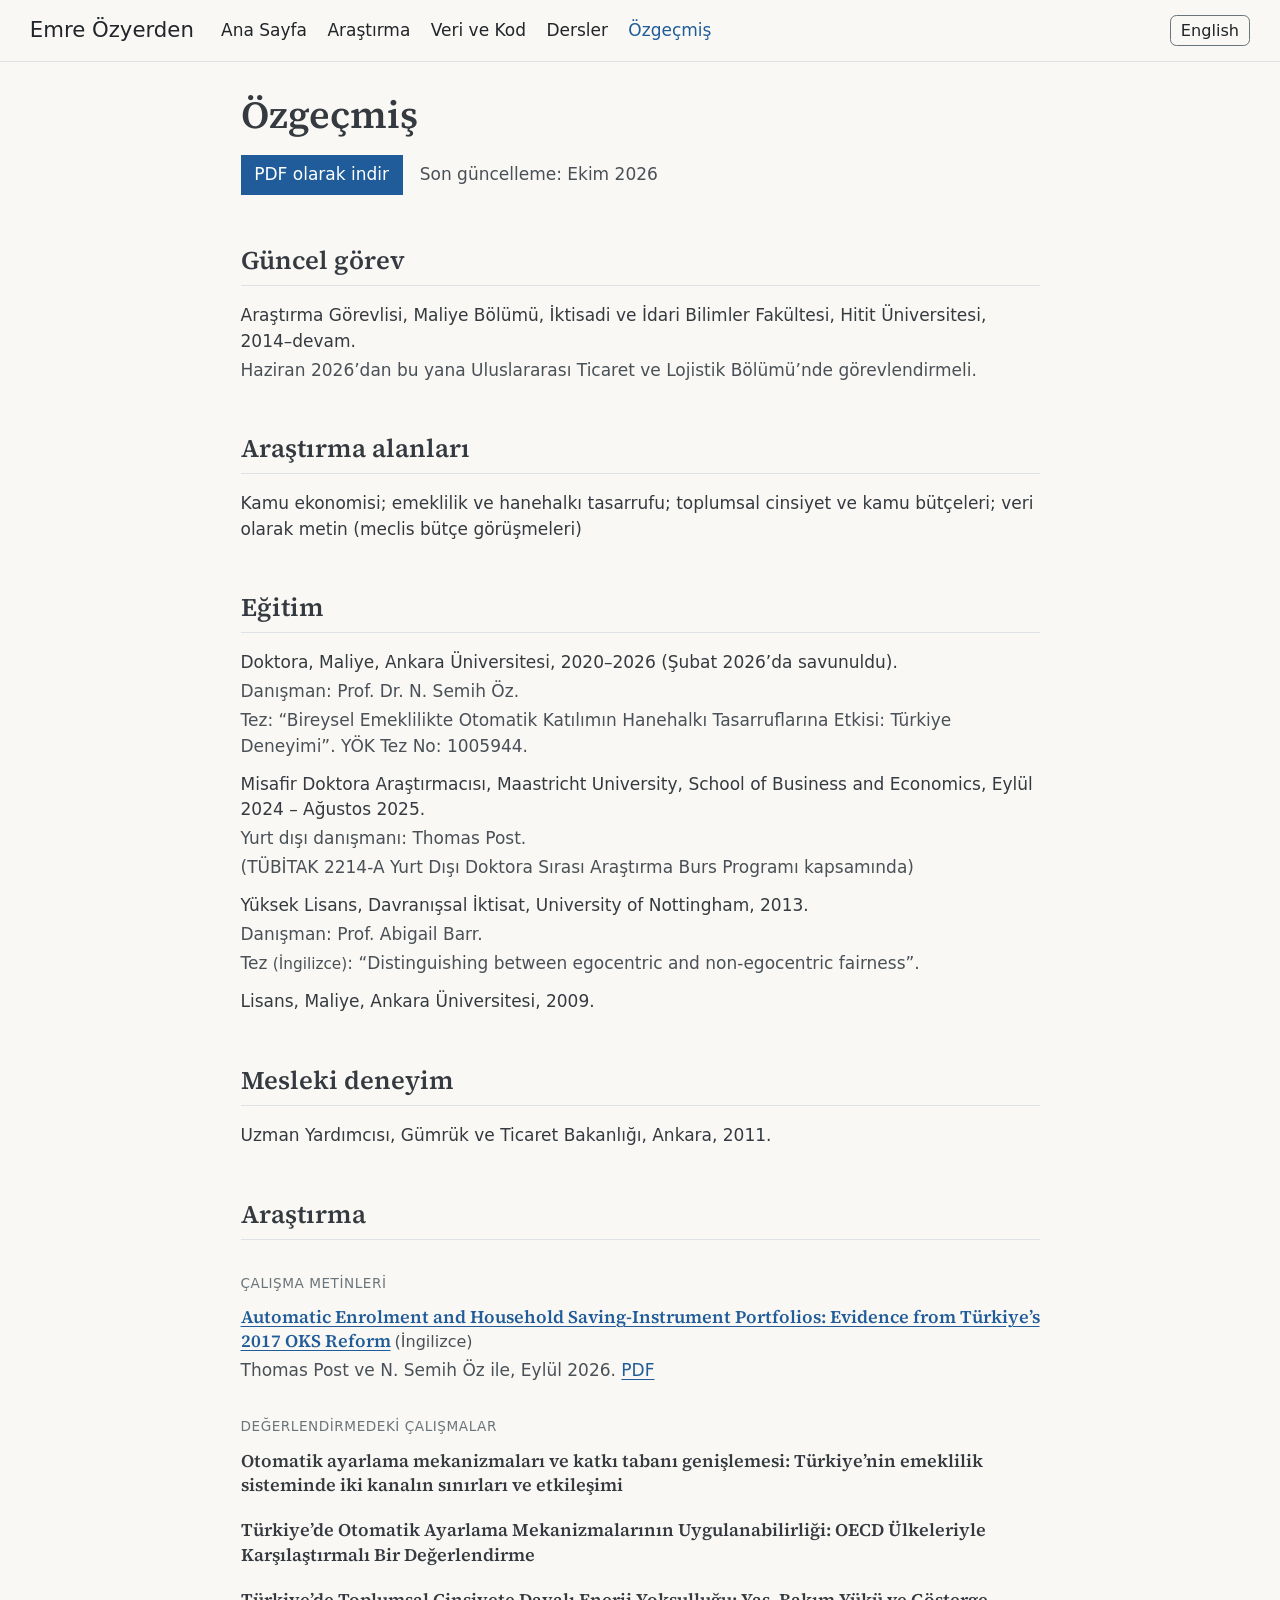
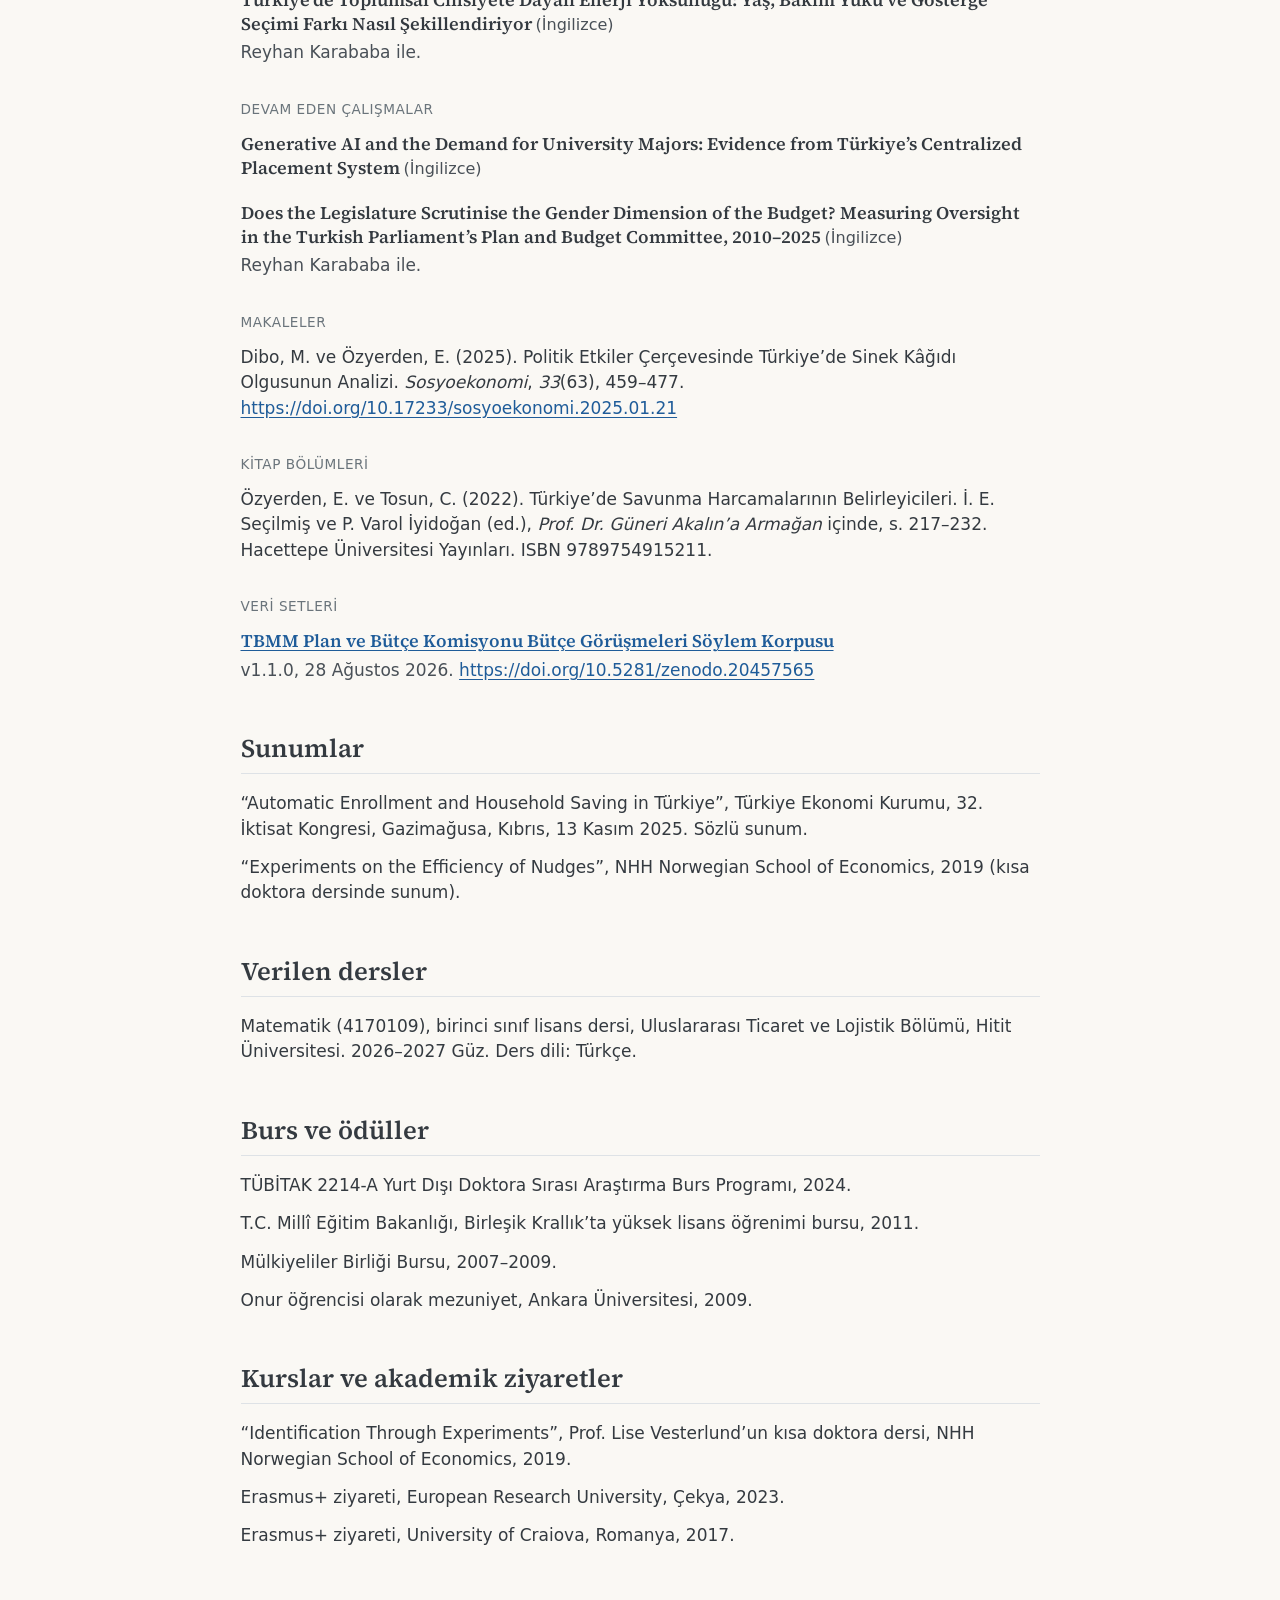
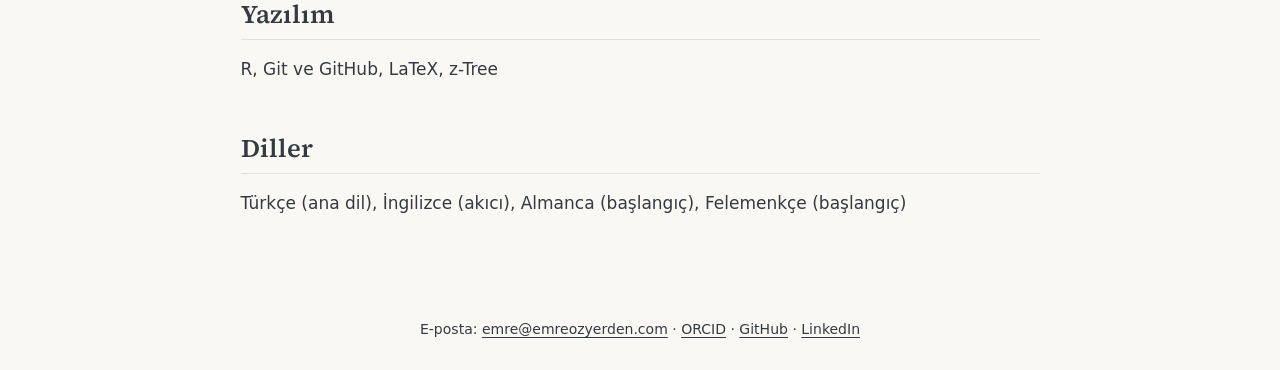
<file: tr/cv/index.html>
<!DOCTYPE html>
<html xmlns="http://www.w3.org/1999/xhtml" lang="tr" xml:lang="tr"><head>

<meta charset="utf-8">
<meta name="generator" content="quarto-1.10.18">

<meta name="viewport" content="width=device-width, initial-scale=1.0, user-scalable=yes">


<title>Özgeçmiş – Emre Özyerden</title>
<style>
/* Default styles provided by pandoc.
** See https://pandoc.org/MANUAL.html#variables-for-html for config info.
*/
span.smallcaps{font-variant: small-caps;}
div.columns{display: flex; gap: 1.5em;}
div.column{flex: auto;}
@media screen {
div.columns{gap: min(4vw, 1.5em);}
div.column{overflow-x: auto;}
}
div.hanging-indent{margin-left: 1.5em; text-indent: -1.5em;}
ul.task-list{list-style: none;}
ul.task-list li input[type="checkbox"] {
  width: 0.8em;
  margin: 0 0.8em 0.2em -1em; /* quarto-specific, see https://github.com/quarto-dev/quarto-cli/issues/4556 */ 
  vertical-align: middle;
}
</style>


<script src="../../site_libs/quarto-nav/quarto-nav.js"></script>
<script src="../../site_libs/quarto-nav/headroom.min.js"></script>
<script src="../../site_libs/clipboard/clipboard.min.js"></script>
<script src="../../site_libs/quarto-html/quarto.js" type="module"></script>
<script src="../../site_libs/quarto-html/tabsets/tabsets.js" type="module"></script>
<script src="../../site_libs/quarto-html/popper.min.js"></script>
<script src="../../site_libs/quarto-html/tippy.umd.min.js"></script>
<link href="../../site_libs/quarto-html/tippy.css" rel="stylesheet">
<link href="../../site_libs/quarto-html/quarto-syntax-highlighting-64a204ab8560d761af7679ceaba22944.css" rel="stylesheet" id="quarto-text-highlighting-styles">
<script src="../../site_libs/bootstrap/bootstrap.min.js"></script>
<link href="../../site_libs/bootstrap/bootstrap-icons.css" rel="stylesheet">
<link href="../../site_libs/bootstrap/bootstrap-7d5ee03bf0cd4e2a3a48a97579e2dd36.min.css" rel="stylesheet" append-hash="true" id="quarto-bootstrap" data-mode="light">
<script id="quarto-search-options" type="application/json">{
  "language": {
    "search-no-results-text": "Sonuç yok",
    "search-matching-documents-text": "eşleşen belgeler",
    "search-copy-link-title": "Aramak için bağlantıyı kopyalayın",
    "search-hide-matches-text": "Ek eşleşmeleri gizle",
    "search-more-match-text": "bu belgede bir tane daha eşleşme",
    "search-more-matches-text": "bu belgede daha fazla eşleşme",
    "search-clear-button-title": "Temizle",
    "search-text-placeholder": "",
    "search-detached-cancel-button-title": "İptal et",
    "search-submit-button-title": "Gönder",
    "search-label": "Ara"
  }
}</script>
<link rel="icon" href="../../favicon.svg" type="image/svg+xml">
<link rel="icon" href="../../favicon-32x32.png" type="image/png" sizes="32x32">
<link rel="apple-touch-icon" href="../../apple-touch-icon.png">
<link rel="canonical" href="https://emreozyerden.com/tr/cv/">
<link rel="alternate" hreflang="en" href="https://emreozyerden.com/cv/">
<link rel="alternate" hreflang="tr" href="https://emreozyerden.com/tr/cv/">
<link rel="alternate" hreflang="x-default" href="https://emreozyerden.com/cv/">
<meta name="description" content="Emre Özyerden, Hitit Üniversitesi Maliye Bölümü araştırma görevlisi. Araştırmalar, veri setleri ve özgeçmiş.">
<meta property="og:type" content="website">
<meta property="og:site_name" content="Emre Özyerden">
<meta property="og:title" content="Özgeçmiş – Emre Özyerden">
<meta property="og:description" content="Emre Özyerden, Hitit Üniversitesi Maliye Bölümü araştırma görevlisi. Araştırmalar, veri setleri ve özgeçmiş.">
<meta property="og:url" content="https://emreozyerden.com/tr/cv/">
<meta property="og:image" content="https://emreozyerden.com/images/profile.jpg">
<meta property="og:image:alt" content="Emre Özyerden">
<meta name="twitter:card" content="summary">


</head>

<body class="nav-fixed fullcontent quarto-light">

<div id="quarto-search-results"></div>
  <header id="quarto-header" class="headroom fixed-top">
    <nav class="navbar navbar-expand-lg " data-bs-theme="dark">
      <div class="navbar-container container-fluid">
      <div class="navbar-brand-container mx-auto">
    <a class="navbar-brand" href="../../index.html">
    <span class="navbar-title">Emre Özyerden</span>
    </a>
  </div>
          <button class="navbar-toggler" type="button" data-bs-toggle="collapse" data-bs-target="#navbarCollapse" aria-controls="navbarCollapse" role="menu" aria-expanded="false" aria-label="Gezinmeyi değiştir" onclick="if (window.quartoToggleHeadroom) { window.quartoToggleHeadroom(); }">
  <span class="navbar-toggler-icon"></span>
</button>
          <div class="collapse navbar-collapse" id="navbarCollapse">
            <ul class="navbar-nav navbar-nav-scroll me-auto">
  <li class="nav-item">
    <a class="nav-link" href="../../tr/index.html"> 
<span class="menu-text">Ana Sayfa</span></a>
  </li>  
  <li class="nav-item">
    <a class="nav-link" href="../../tr/research/index.html"> 
<span class="menu-text">Araştırma</span></a>
  </li>  
  <li class="nav-item">
    <a class="nav-link" href="../../tr/data-code/index.html"> 
<span class="menu-text">Veri ve Kod</span></a>
  </li>  
  <li class="nav-item">
    <a class="nav-link" href="../../tr/teaching/index.html"> 
<span class="menu-text">Dersler</span></a>
  </li>  
  <li class="nav-item">
    <a class="nav-link active" href="../../tr/cv/index.html" aria-current="page"> 
<span class="menu-text">Özgeçmiş</span></a>
  </li>  
</ul>
          </div> <!-- /navcollapse -->
            <div class="quarto-navbar-tools">
<a class="nav-link lang-switch" href="../../cv/" hreflang="en" lang="en">English</a>
</div>
      </div> <!-- /container-fluid -->
    </nav>
</header>
<!-- content -->
<div id="quarto-content" class="quarto-container page-columns page-rows-contents page-layout-article page-navbar">
<!-- sidebar -->
<!-- margin-sidebar -->
    
<!-- main -->
<main class="content" id="quarto-document-content">

<header id="title-block-header" class="quarto-title-block default">
<div class="quarto-title">
<h1 class="title">Özgeçmiş</h1>
</div>



<div class="quarto-title-meta">

    
  
    
  </div>
  


</header>


<div class="cv-actions">
<a href="emre-ozyerden-ozgecmis.pdf" class="btn btn-primary cv-pdf">PDF olarak indir</a> <span class="cv-updated">Son güncelleme: Ekim 2026</span>
</div>
<section id="cv-position" class="level2">
<h2 data-anchor-id="cv-position">Güncel görev</h2>
<div class="cv-list">
<ul>
<li><div class="cv-entry-item">
<div class="cv-entry">
Araştırma Görevlisi, Maliye Bölümü, İktisadi ve İdari Bilimler Fakültesi, Hitit Üniversitesi, 2014–devam.
</div>
<div class="cv-entry-meta">
Haziran 2026’dan bu yana Uluslararası Ticaret ve Lojistik Bölümü’nde görevlendirmeli.
</div>
</div></li>
</ul>
</div>
</section>
<section id="cv-interests" class="level2">
<h2 data-anchor-id="cv-interests">Araştırma alanları</h2>
<p>Kamu ekonomisi; emeklilik ve hanehalkı tasarrufu; toplumsal cinsiyet ve kamu bütçeleri; veri olarak metin (meclis bütçe görüşmeleri)</p>
</section>
<section id="cv-education" class="level2">
<h2 data-anchor-id="cv-education">Eğitim</h2>
<div class="cv-list">
<ul>
<li><div class="cv-entry-item">
<div class="cv-entry">
Doktora, Maliye, Ankara Üniversitesi, 2020–2026 (Şubat 2026’da savunuldu).
</div>
<div class="cv-entry-meta">
Danışman: Prof.&nbsp;Dr.&nbsp;N. Semih Öz.
</div>
<div class="cv-entry-meta">
Tez: “Bireysel Emeklilikte Otomatik Katılımın Hanehalkı Tasarruflarına Etkisi: Türkiye Deneyimi”. YÖK&nbsp;Tez&nbsp;No:&nbsp;1005944.
</div>
</div></li>
<li><div class="cv-entry-item">
<div class="cv-entry">
Misafir Doktora Araştırmacısı, Maastricht University, School of Business and Economics, Eylül 2024 – Ağustos 2025.
</div>
<div class="cv-entry-meta">
Yurt dışı danışmanı: Thomas Post.
</div>
<div class="cv-entry-meta">
(TÜBİTAK 2214-A Yurt Dışı Doktora Sırası Araştırma Burs Programı kapsamında)
</div>
</div></li>
<li><div class="cv-entry-item">
<div class="cv-entry">
Yüksek Lisans, Davranışsal İktisat, University of Nottingham, 2013.
</div>
<div class="cv-entry-meta">
Danışman: Prof.&nbsp;Abigail Barr.
</div>
<div class="cv-entry-meta">
Tez <span class="work-note">(İngilizce)</span>: “<span lang="en">Distinguishing between egocentric and non-egocentric fairness</span>”.
</div>
</div></li>
<li><div class="cv-entry-item">
<div class="cv-entry">
Lisans, Maliye, Ankara Üniversitesi, 2009.
</div>
</div></li>
</ul>
</div>
</section>
<section id="cv-experience" class="level2">
<h2 data-anchor-id="cv-experience">Mesleki deneyim</h2>
<div class="cv-list">
<ul>
<li><div class="cv-entry-item">
<div class="cv-entry">
Uzman Yardımcısı, Gümrük ve Ticaret Bakanlığı, Ankara, 2011.
</div>
</div></li>
</ul>
</div>
</section>
<section id="cv-research" class="level2">
<h2 data-anchor-id="cv-research">Araştırma</h2>
<section id="cv-research-working-paper" class="level3 label-heading">
<h3 class="label-heading" data-anchor-id="cv-research-working-paper">Çalışma metinleri</h3>
<div class="work-list">
<ul>
<li><div class="work-entry">
<div class="work-entry-title">
<span lang="en"><a href="../../research/automatic-enrolment/" hreflang="en">Automatic Enrolment and Household Saving-Instrument Portfolios: Evidence from Türkiye’s 2017 OKS Reform</a></span> <span class="work-note">(İngilizce)</span>
</div>
<div class="work-entry-meta">
Thomas Post ve N. Semih Öz ile, Eylül 2026. <a href="../../papers/ozyerden-post-oz-automatic-enrolment.pdf">PDF</a>
</div>
</div></li>
</ul>
</div>
</section>
<section id="cv-research-under-review" class="level3 label-heading">
<h3 class="label-heading" data-anchor-id="cv-research-under-review">Değerlendirmedeki çalışmalar</h3>
<div class="work-list">
<ul>
<li><div class="work-entry">
<div class="work-entry-title">
Otomatik ayarlama mekanizmaları ve katkı tabanı genişlemesi: Türkiye’nin emeklilik sisteminde iki kanalın sınırları ve etkileşimi
</div>
</div></li>
<li><div class="work-entry">
<div class="work-entry-title">
Türkiye’de Otomatik Ayarlama Mekanizmalarının Uygulanabilirliği: OECD Ülkeleriyle Karşılaştırmalı Bir Değerlendirme
</div>
</div></li>
<li><div class="work-entry">
<div class="work-entry-title">
Türkiye’de Toplumsal Cinsiyete Dayalı Enerji Yoksulluğu: Yaş, Bakım Yükü ve Gösterge Seçimi Farkı Nasıl Şekillendiriyor <span class="work-note">(İngilizce)</span>
</div>
<div class="work-entry-meta">
Reyhan Karababa ile.
</div>
</div></li>
</ul>
</div>
</section>
<section id="cv-research-in-progress" class="level3 label-heading">
<h3 class="label-heading" data-anchor-id="cv-research-in-progress">Devam eden çalışmalar</h3>
<div class="work-list">
<ul>
<li><div class="work-entry">
<div class="work-entry-title">
<span lang="en">Generative AI and the Demand for University Majors: Evidence from Türkiye’s Centralized Placement System</span> <span class="work-note">(İngilizce)</span>
</div>
</div></li>
<li><div class="work-entry">
<div class="work-entry-title">
<span lang="en">Does the Legislature Scrutinise the Gender Dimension of the Budget? Measuring Oversight in the Turkish Parliament’s Plan and Budget Committee, 2010–2025</span> <span class="work-note">(İngilizce)</span>
</div>
<div class="work-entry-meta">
Reyhan Karababa ile.
</div>
</div></li>
</ul>
</div>
</section>
<section id="cv-research-journal-article" class="level3 label-heading">
<h3 class="label-heading" data-anchor-id="cv-research-journal-article">Makaleler</h3>
<div class="work-list">
<ul>
<li><div class="work-entry">
<div class="work-entry-citation">
Dibo, M. ve Özyerden, E. (2025). Politik Etkiler Çerçevesinde Türkiye’de Sinek Kâğıdı Olgusunun Analizi. <em>Sosyoekonomi</em>, <em>33</em>(63), 459–477. <a href="https://doi.org/10.17233/sosyoekonomi.2025.01.21">https://doi.org/10.17233/sosyoekonomi.2025.01.21</a>
</div>
</div></li>
</ul>
</div>
</section>
<section id="cv-research-book-chapter" class="level3 label-heading">
<h3 class="label-heading" data-anchor-id="cv-research-book-chapter">Kitap bölümleri</h3>
<div class="work-list">
<ul>
<li><div class="work-entry">
<div class="work-entry-citation">
Özyerden, E. ve Tosun, C. (2022). Türkiye’de Savunma Harcamalarının Belirleyicileri. İ. E. Seçilmiş ve P. Varol İyidoğan (ed.), <em>Prof.&nbsp;Dr.&nbsp;Güneri Akalın’a Armağan</em> içinde, s. 217–232. Hacettepe Üniversitesi Yayınları. ISBN 9789754915211.
</div>
</div></li>
</ul>
</div>
</section>
<section id="cv-research-dataset" class="level3 label-heading">
<h3 class="label-heading" data-anchor-id="cv-research-dataset">Veri setleri</h3>
<div class="work-list">
<ul>
<li><div class="work-entry">
<div class="work-entry-title">
<a href="../data-code/#tbmm-pbk-corpus">TBMM Plan ve Bütçe Komisyonu Bütçe Görüşmeleri Söylem Korpusu</a>
</div>
<div class="work-entry-meta">
v1.1.0, 28 Ağustos 2026. <a href="https://doi.org/10.5281/zenodo.20457565">https://doi.org/10.5281/zenodo.20457565</a>
</div>
</div></li>
</ul>
</div>
</section>
</section>
<section id="cv-presentations" class="level2">
<h2 data-anchor-id="cv-presentations">Sunumlar</h2>
<div class="cv-list">
<ul>
<li><div class="cv-entry-item">
<div class="cv-entry">
“Automatic Enrollment and Household Saving in Türkiye”, Türkiye Ekonomi Kurumu, 32. İktisat Kongresi, Gazimağusa, Kıbrıs, 13 Kasım 2025. Sözlü sunum.
</div>
</div></li>
<li><div class="cv-entry-item">
<div class="cv-entry">
“Experiments on the Efficiency of Nudges”, NHH Norwegian School of Economics, 2019 (kısa doktora dersinde sunum).
</div>
</div></li>
</ul>
</div>
</section>
<section id="cv-teaching" class="level2">
<h2 data-anchor-id="cv-teaching">Verilen dersler</h2>
<div class="cv-list">
<ul>
<li><div class="cv-entry-item">
<div class="cv-entry">
Matematik (4170109), birinci sınıf lisans dersi, Uluslararası Ticaret ve Lojistik Bölümü, Hitit Üniversitesi. 2026–2027 Güz. Ders dili: Türkçe.
</div>
</div></li>
</ul>
</div>
</section>
<section id="cv-honours" class="level2">
<h2 data-anchor-id="cv-honours">Burs ve ödüller</h2>
<div class="cv-list">
<ul>
<li><div class="cv-entry-item">
<div class="cv-entry">
TÜBİTAK 2214-A Yurt Dışı Doktora Sırası Araştırma Burs Programı, 2024.
</div>
</div></li>
<li><div class="cv-entry-item">
<div class="cv-entry">
T.C. Millî Eğitim Bakanlığı, Birleşik Krallık’ta yüksek lisans öğrenimi bursu, 2011.
</div>
</div></li>
<li><div class="cv-entry-item">
<div class="cv-entry">
Mülkiyeliler Birliği Bursu, 2007–2009.
</div>
</div></li>
<li><div class="cv-entry-item">
<div class="cv-entry">
Onur öğrencisi olarak mezuniyet, Ankara Üniversitesi, 2009.
</div>
</div></li>
</ul>
</div>
</section>
<section id="cv-courses" class="level2">
<h2 data-anchor-id="cv-courses">Kurslar ve akademik ziyaretler</h2>
<div class="cv-list">
<ul>
<li><div class="cv-entry-item">
<div class="cv-entry">
“Identification Through Experiments”, Prof.&nbsp;Lise Vesterlund’un kısa doktora dersi, NHH Norwegian School of Economics, 2019.
</div>
</div></li>
<li><div class="cv-entry-item">
<div class="cv-entry">
Erasmus+ ziyareti, European Research University, Çekya, 2023.
</div>
</div></li>
<li><div class="cv-entry-item">
<div class="cv-entry">
Erasmus+ ziyareti, University of Craiova, Romanya, 2017.
</div>
</div></li>
</ul>
</div>
</section>
<section id="cv-software" class="level2">
<h2 data-anchor-id="cv-software">Yazılım</h2>
<p>R, Git ve GitHub, LaTeX, z-Tree</p>
</section>
<section id="cv-languages" class="level2">
<h2 data-anchor-id="cv-languages">Diller</h2>
<p>Türkçe (ana dil), İngilizce (akıcı), Almanca (başlangıç), Felemenkçe (başlangıç)</p>


</section>

</main> <!-- /main -->
<script id="quarto-html-after-body" type="application/javascript">
  window.document.addEventListener("DOMContentLoaded", function (event) {
    const isCodeAnnotation = (el) => {
      for (const clz of el.classList) {
        if (clz.startsWith('code-annotation-')) {                     
          return true;
        }
      }
      return false;
    }
    const onCopySuccess = function(e) {
      // button target
      const button = e.trigger;
      // don't keep focus
      button.blur();
      // flash "checked"
      button.classList.add('code-copy-button-checked');
      var currentTitle = button.getAttribute("title");
      button.setAttribute("title", "Kopyalandı");
      let tooltip;
      if (window.bootstrap) {
        button.setAttribute("data-bs-toggle", "tooltip");
        button.setAttribute("data-bs-placement", "left");
        button.setAttribute("data-bs-title", "Kopyalandı");
        tooltip = new bootstrap.Tooltip(button, 
          { trigger: "manual", 
            customClass: "code-copy-button-tooltip",
            offset: [0, -8]});
        tooltip.show();    
      }
      setTimeout(function() {
        if (tooltip) {
          tooltip.hide();
          button.removeAttribute("data-bs-title");
          button.removeAttribute("data-bs-toggle");
          button.removeAttribute("data-bs-placement");
        }
        button.setAttribute("title", currentTitle);
        button.classList.remove('code-copy-button-checked');
      }, 1000);
      // clear code selection
      e.clearSelection();
    }
    const getTextToCopy = function(trigger) {
      const outerScaffold = trigger.parentElement.cloneNode(true);
      const codeEl = outerScaffold.querySelector('code');
      for (const childEl of codeEl.children) {
        if (isCodeAnnotation(childEl)) {
          childEl.remove();
        }
      }
      return codeEl.innerText;
    }
    const clipboard = new window.ClipboardJS('.code-copy-button:not([data-in-quarto-modal])', {
      text: getTextToCopy
    });
    clipboard.on('success', onCopySuccess);
    if (window.document.getElementById('quarto-embedded-source-code-modal')) {
      const clipboardModal = new window.ClipboardJS('.code-copy-button[data-in-quarto-modal]', {
        text: getTextToCopy,
        container: window.document.getElementById('quarto-embedded-source-code-modal')
      });
      clipboardModal.on('success', onCopySuccess);
    }
      var localhostRegex = new RegExp(/^(?:http|https):\/\/localhost\:?[0-9]*\//);
      var mailtoRegex = new RegExp(/^mailto:/);
        var filterRegex = new RegExp("https:\/\/emreozyerden\.com");
      var isInternal = (href) => {
          return filterRegex.test(href) || localhostRegex.test(href) || mailtoRegex.test(href);
      }
      // Inspect non-navigation links and adorn them if external
     var links = window.document.querySelectorAll('a[href]:not(.nav-link):not(.navbar-brand):not(.toc-action):not(.sidebar-link):not(.sidebar-item-toggle):not(.pagination-link):not(.no-external):not([aria-hidden]):not(.dropdown-item):not(.quarto-navigation-tool):not(.about-link)');
      for (var i=0; i<links.length; i++) {
        const link = links[i];
        if (!isInternal(link.href)) {
          // undo the damage that might have been done by quarto-nav.js in the case of
          // links that we want to consider external
          if (link.dataset.originalHref !== undefined) {
            link.href = link.dataset.originalHref;
          }
        }
      }
    function tippyHover(el, contentFn, onTriggerFn, onUntriggerFn) {
      const config = {
        allowHTML: true,
        maxWidth: 500,
        delay: 100,
        arrow: false,
        appendTo: function(el) {
            return el.parentElement;
        },
        interactive: true,
        interactiveBorder: 10,
        theme: 'quarto',
        placement: 'bottom-start',
      };
      if (contentFn) {
        config.content = contentFn;
      }
      if (onTriggerFn) {
        config.onTrigger = onTriggerFn;
      }
      if (onUntriggerFn) {
        config.onUntrigger = onUntriggerFn;
      }
      window.tippy(el, config); 
    }
    const noterefs = window.document.querySelectorAll('a[role="doc-noteref"]');
    for (var i=0; i<noterefs.length; i++) {
      const ref = noterefs[i];
      tippyHover(ref, function() {
        // use id or data attribute instead here
        let href = ref.getAttribute('data-footnote-href') || ref.getAttribute('href');
        try { href = new URL(href).hash; } catch {}
        const id = href.replace(/^#\/?/, "");
        const note = window.document.getElementById(id);
        if (note) {
          return note.innerHTML;
        } else {
          return "";
        }
      });
    }
    const xrefs = window.document.querySelectorAll('a.quarto-xref');
    const processXRef = (id, note) => {
      // Strip column container classes
      const stripColumnClz = (el) => {
        el.classList.remove("page-full", "page-columns");
        if (el.children) {
          for (const child of el.children) {
            stripColumnClz(child);
          }
        }
      }
      stripColumnClz(note)
      if (id === null || id.startsWith('sec-')) {
        // Special case sections, only their first couple elements
        const container = document.createElement("div");
        if (note.children && note.children.length > 2) {
          container.appendChild(note.children[0].cloneNode(true));
          for (let i = 1; i < note.children.length; i++) {
            const child = note.children[i];
            if (child.tagName === "P" && child.innerText === "") {
              continue;
            } else {
              container.appendChild(child.cloneNode(true));
              break;
            }
          }
          if (window.Quarto?.typesetMath) {
            window.Quarto.typesetMath(container);
          }
          return container.innerHTML
        } else {
          if (window.Quarto?.typesetMath) {
            window.Quarto.typesetMath(note);
          }
          return note.innerHTML;
        }
      } else {
        // Remove any anchor links if they are present
        const anchorLink = note.querySelector('a.anchorjs-link');
        if (anchorLink) {
          anchorLink.remove();
        }
        if (window.Quarto?.typesetMath) {
          window.Quarto.typesetMath(note);
        }
        if (note.classList.contains("callout")) {
          return note.outerHTML;
        } else {
          return note.innerHTML;
        }
      }
    }
    for (var i=0; i<xrefs.length; i++) {
      const xref = xrefs[i];
      tippyHover(xref, undefined, function(instance) {
        instance.disable();
        let url = xref.getAttribute('href');
        let hash = undefined; 
        if (url.startsWith('#')) {
          hash = url;
        } else {
          try { hash = new URL(url).hash; } catch {}
        }
        if (hash) {
          const id = hash.replace(/^#\/?/, "");
          const note = window.document.getElementById(id);
          if (note !== null) {
            try {
              const html = processXRef(id, note.cloneNode(true));
              instance.setContent(html);
            } finally {
              instance.enable();
              instance.show();
            }
          } else {
            // See if we can fetch this
            fetch(url.split('#')[0])
            .then(res => res.text())
            .then(html => {
              const parser = new DOMParser();
              const htmlDoc = parser.parseFromString(html, "text/html");
              const note = htmlDoc.getElementById(id);
              if (note !== null) {
                const html = processXRef(id, note);
                instance.setContent(html);
              } 
            }).finally(() => {
              instance.enable();
              instance.show();
            });
          }
        } else {
          // See if we can fetch a full url (with no hash to target)
          // This is a special case and we should probably do some content thinning / targeting
          fetch(url)
          .then(res => res.text())
          .then(html => {
            const parser = new DOMParser();
            const htmlDoc = parser.parseFromString(html, "text/html");
            const note = htmlDoc.querySelector('main.content');
            if (note !== null) {
              // This should only happen for chapter cross references
              // (since there is no id in the URL)
              // remove the first header
              if (note.children.length > 0 && note.children[0].tagName === "HEADER") {
                note.children[0].remove();
              }
              const html = processXRef(null, note);
              instance.setContent(html);
            } 
          }).finally(() => {
            instance.enable();
            instance.show();
          });
        }
      }, function(instance) {
      });
    }
        let selectedAnnoteEl;
        const selectorForAnnotation = ( cell, annotation) => {
          let cellAttr = 'data-code-cell="' + cell + '"';
          let lineAttr = 'data-code-annotation="' +  annotation + '"';
          const selector = 'span[' + cellAttr + '][' + lineAttr + ']';
          return selector;
        }
        const selectCodeLines = (annoteEl) => {
          const doc = window.document;
          const targetCell = annoteEl.getAttribute("data-target-cell");
          const targetAnnotation = annoteEl.getAttribute("data-target-annotation");
          const annoteSpan = window.document.querySelector(selectorForAnnotation(targetCell, targetAnnotation));
          const lines = annoteSpan.getAttribute("data-code-lines").split(",");
          const lineIds = lines.map((line) => {
            return targetCell + "-" + line;
          })
          let top = null;
          let height = null;
          let parent = null;
          if (lineIds.length > 0) {
              //compute the position of the single el (top and bottom and make a div)
              const el = window.document.getElementById(lineIds[0]);
              top = el.offsetTop;
              height = el.offsetHeight;
              parent = el.parentElement.parentElement;
            if (lineIds.length > 1) {
              const lastEl = window.document.getElementById(lineIds[lineIds.length - 1]);
              const bottom = lastEl.offsetTop + lastEl.offsetHeight;
              height = bottom - top;
            }
            if (top !== null && height !== null && parent !== null) {
              // cook up a div (if necessary) and position it 
              let div = window.document.getElementById("code-annotation-line-highlight");
              if (div === null) {
                div = window.document.createElement("div");
                div.setAttribute("id", "code-annotation-line-highlight");
                div.style.position = 'absolute';
                parent.appendChild(div);
              }
              div.style.top = top - 2 + "px";
              div.style.height = height + 4 + "px";
              div.style.left = 0;
              let gutterDiv = window.document.getElementById("code-annotation-line-highlight-gutter");
              if (gutterDiv === null) {
                gutterDiv = window.document.createElement("div");
                gutterDiv.setAttribute("id", "code-annotation-line-highlight-gutter");
                gutterDiv.style.position = 'absolute';
                const codeCell = window.document.getElementById(targetCell);
                const gutter = codeCell.querySelector('.code-annotation-gutter');
                gutter.appendChild(gutterDiv);
              }
              gutterDiv.style.top = top - 2 + "px";
              gutterDiv.style.height = height + 4 + "px";
            }
            selectedAnnoteEl = annoteEl;
          }
        };
        const unselectCodeLines = () => {
          const elementsIds = ["code-annotation-line-highlight", "code-annotation-line-highlight-gutter"];
          elementsIds.forEach((elId) => {
            const div = window.document.getElementById(elId);
            if (div) {
              div.remove();
            }
          });
          selectedAnnoteEl = undefined;
        };
          // Handle positioning of the toggle
      window.addEventListener(
        "resize",
        throttle(() => {
          elRect = undefined;
          if (selectedAnnoteEl) {
            selectCodeLines(selectedAnnoteEl);
          }
        }, 10)
      );
      function throttle(fn, ms) {
      let throttle = false;
      let timer;
        return (...args) => {
          if(!throttle) { // first call gets through
              fn.apply(this, args);
              throttle = true;
          } else { // all the others get throttled
              if(timer) clearTimeout(timer); // cancel #2
              timer = setTimeout(() => {
                fn.apply(this, args);
                timer = throttle = false;
              }, ms);
          }
        };
      }
        // Attach click handler to the DT
        const annoteDls = window.document.querySelectorAll('dt[data-target-cell]');
        for (const annoteDlNode of annoteDls) {
          annoteDlNode.addEventListener('click', (event) => {
            const clickedEl = event.target;
            if (clickedEl !== selectedAnnoteEl) {
              unselectCodeLines();
              const activeEl = window.document.querySelector('dt[data-target-cell].code-annotation-active');
              if (activeEl) {
                activeEl.classList.remove('code-annotation-active');
              }
              selectCodeLines(clickedEl);
              clickedEl.classList.add('code-annotation-active');
            } else {
              // Unselect the line
              unselectCodeLines();
              clickedEl.classList.remove('code-annotation-active');
            }
          });
        }
    const findCites = (el) => {
      const parentEl = el.parentElement;
      if (parentEl) {
        const cites = parentEl.dataset.cites;
        if (cites) {
          return {
            el,
            cites: cites.split(' ')
          };
        } else {
          return findCites(el.parentElement)
        }
      } else {
        return undefined;
      }
    };
    var bibliorefs = window.document.querySelectorAll('a[role="doc-biblioref"]');
    for (var i=0; i<bibliorefs.length; i++) {
      const ref = bibliorefs[i];
      const citeInfo = findCites(ref);
      if (citeInfo) {
        tippyHover(citeInfo.el, function() {
          var popup = window.document.createElement('div');
          citeInfo.cites.forEach(function(cite) {
            var citeDiv = window.document.createElement('div');
            citeDiv.classList.add('hanging-indent');
            citeDiv.classList.add('csl-entry');
            var biblioDiv = window.document.getElementById('ref-' + cite);
            if (biblioDiv) {
              citeDiv.innerHTML = biblioDiv.innerHTML;
            }
            popup.appendChild(citeDiv);
          });
          return popup.innerHTML;
        });
      }
    }
  });
  </script>
</div> <!-- /content -->
<footer class="footer">
  <div class="nav-footer">
    <div class="nav-footer-left">
      &nbsp;
    </div>   
    <div class="nav-footer-center">
<p>E-posta: <a href="mailto:emre@emreozyerden.com">emre@emreozyerden.com</a> · <a href="https://orcid.org/0000-0003-3577-4236">ORCID</a> · <a href="https://github.com/eozyerden">GitHub</a> · <a href="https://www.linkedin.com/in/emre-%C3%B6zyerden-547648178/">LinkedIn</a></p>
</div>
    <div class="nav-footer-right">
      &nbsp;
    </div>
  </div>
</footer>




<script type='module' src='https://static.cloudflareinsights.com/beacon.min.js' data-cf-beacon='{"token": "d11b855a85474be28eb7e7e06e9c3493"}'></script>
</body></html>
</file>
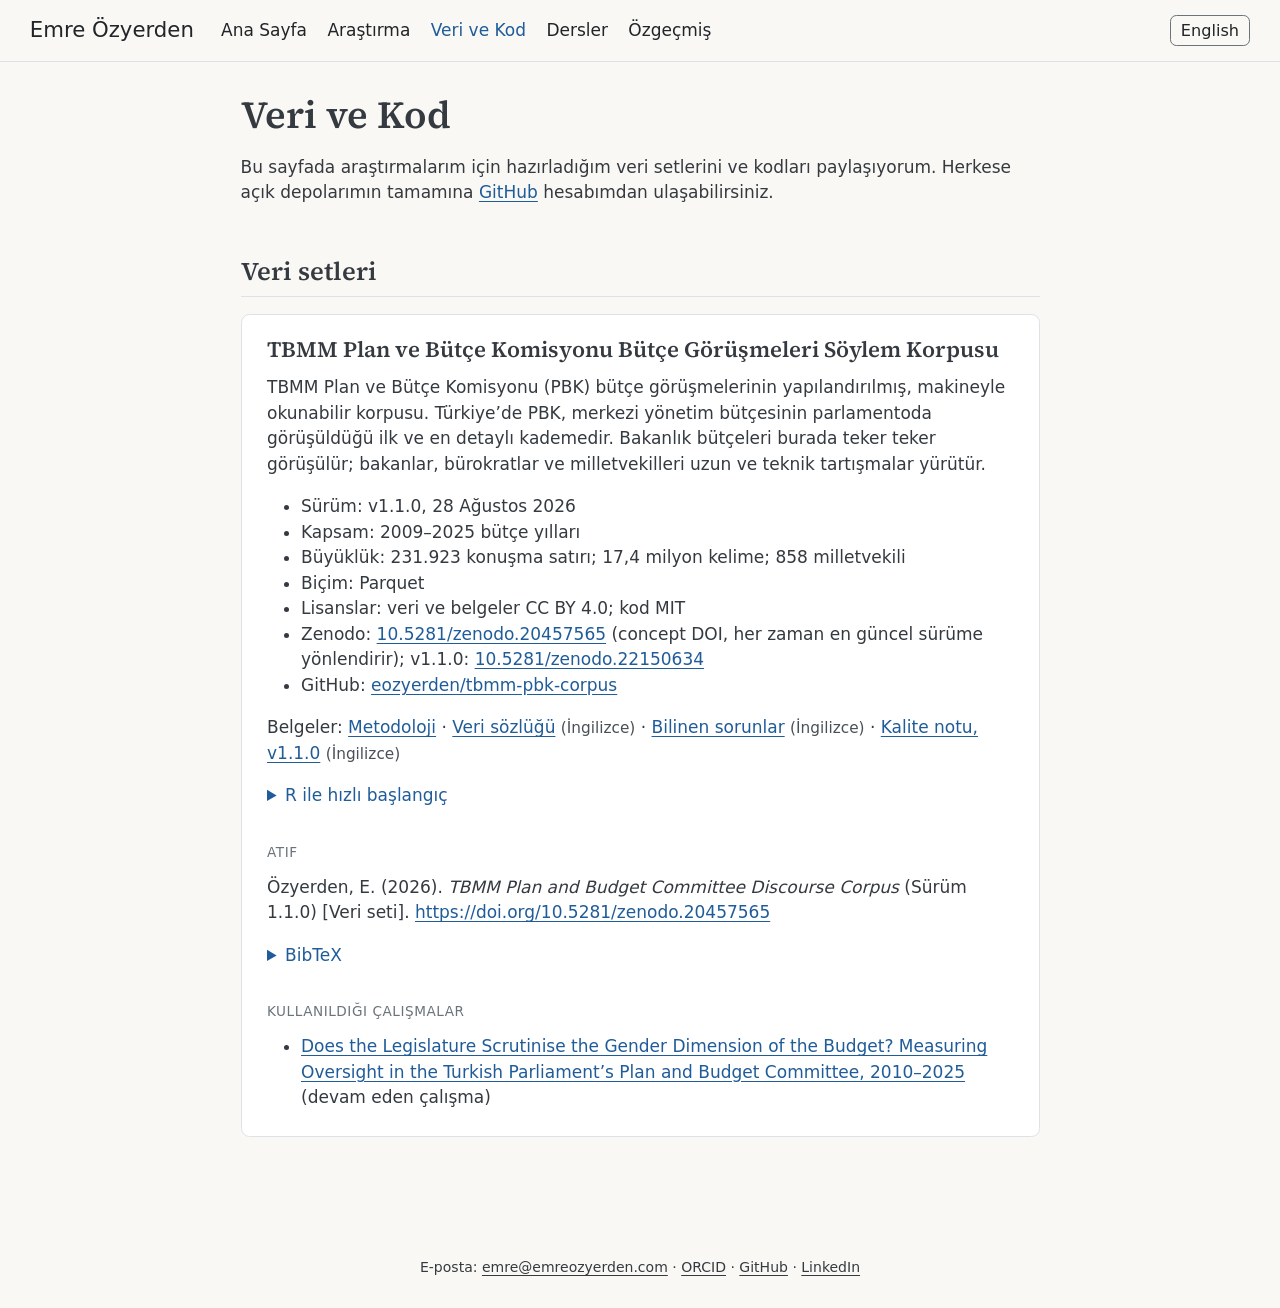
<file: tr/data-code/index.html>
<!DOCTYPE html>
<html xmlns="http://www.w3.org/1999/xhtml" lang="tr" xml:lang="tr"><head>

<meta charset="utf-8">
<meta name="generator" content="quarto-1.10.18">

<meta name="viewport" content="width=device-width, initial-scale=1.0, user-scalable=yes">


<title>Veri ve Kod – Emre Özyerden</title>
<style>
/* Default styles provided by pandoc.
** See https://pandoc.org/MANUAL.html#variables-for-html for config info.
*/
span.smallcaps{font-variant: small-caps;}
div.columns{display: flex; gap: 1.5em;}
div.column{flex: auto;}
@media screen {
div.columns{gap: min(4vw, 1.5em);}
div.column{overflow-x: auto;}
}
div.hanging-indent{margin-left: 1.5em; text-indent: -1.5em;}
ul.task-list{list-style: none;}
ul.task-list li input[type="checkbox"] {
  width: 0.8em;
  margin: 0 0.8em 0.2em -1em; /* quarto-specific, see https://github.com/quarto-dev/quarto-cli/issues/4556 */ 
  vertical-align: middle;
}
/* CSS for syntax highlighting */
html { -webkit-text-size-adjust: 100%; }
pre > code.sourceCode { white-space: pre; position: relative; }
pre > code.sourceCode > span { display: inline-block; line-height: 1.25; }
pre > code.sourceCode > span:empty { height: 1.2em; }
.sourceCode { overflow: visible; }
code.sourceCode > span { color: inherit; text-decoration: inherit; }
div.sourceCode { margin: 1em 0; }
pre.sourceCode { margin: 0; }
@media screen {
div.sourceCode { overflow: auto; }
}
@media print {
pre > code.sourceCode { white-space: pre-wrap; }
pre > code.sourceCode > span { text-indent: -5em; padding-left: 5em; }
}
pre.numberSource code
  { counter-reset: source-line 0; }
pre.numberSource code > span
  { position: relative; left: -4em; counter-increment: source-line; }
pre.numberSource code > span > a:first-child::before
  { content: counter(source-line);
    position: relative; left: -1em; text-align: right; vertical-align: baseline;
    border: none; display: inline-block;
    -webkit-touch-callout: none; -webkit-user-select: none;
    -khtml-user-select: none; -moz-user-select: none;
    -ms-user-select: none; user-select: none;
    padding: 0 4px; width: 4em;
  }
pre.numberSource { margin-left: 3em;  padding-left: 4px; }
div.sourceCode
  {   }
@media screen {
pre > code.sourceCode > span > a:first-child::before { text-decoration: underline; }
}
</style>


<script src="../../site_libs/quarto-nav/quarto-nav.js"></script>
<script src="../../site_libs/quarto-nav/headroom.min.js"></script>
<script src="../../site_libs/clipboard/clipboard.min.js"></script>
<script src="../../site_libs/quarto-html/quarto.js" type="module"></script>
<script src="../../site_libs/quarto-html/tabsets/tabsets.js" type="module"></script>
<script src="../../site_libs/quarto-html/popper.min.js"></script>
<script src="../../site_libs/quarto-html/tippy.umd.min.js"></script>
<link href="../../site_libs/quarto-html/tippy.css" rel="stylesheet">
<link href="../../site_libs/quarto-html/quarto-syntax-highlighting-64a204ab8560d761af7679ceaba22944.css" rel="stylesheet" id="quarto-text-highlighting-styles">
<script src="../../site_libs/bootstrap/bootstrap.min.js"></script>
<link href="../../site_libs/bootstrap/bootstrap-icons.css" rel="stylesheet">
<link href="../../site_libs/bootstrap/bootstrap-7d5ee03bf0cd4e2a3a48a97579e2dd36.min.css" rel="stylesheet" append-hash="true" id="quarto-bootstrap" data-mode="light">
<script id="quarto-search-options" type="application/json">{
  "language": {
    "search-no-results-text": "Sonuç yok",
    "search-matching-documents-text": "eşleşen belgeler",
    "search-copy-link-title": "Aramak için bağlantıyı kopyalayın",
    "search-hide-matches-text": "Ek eşleşmeleri gizle",
    "search-more-match-text": "bu belgede bir tane daha eşleşme",
    "search-more-matches-text": "bu belgede daha fazla eşleşme",
    "search-clear-button-title": "Temizle",
    "search-text-placeholder": "",
    "search-detached-cancel-button-title": "İptal et",
    "search-submit-button-title": "Gönder",
    "search-label": "Ara"
  }
}</script>
<link rel="icon" href="../../favicon.svg" type="image/svg+xml">
<link rel="icon" href="../../favicon-32x32.png" type="image/png" sizes="32x32">
<link rel="apple-touch-icon" href="../../apple-touch-icon.png">
<link rel="canonical" href="https://emreozyerden.com/tr/data-code/">
<link rel="alternate" hreflang="en" href="https://emreozyerden.com/data-code/">
<link rel="alternate" hreflang="tr" href="https://emreozyerden.com/tr/data-code/">
<link rel="alternate" hreflang="x-default" href="https://emreozyerden.com/data-code/">
<meta name="description" content="Emre Özyerden, Hitit Üniversitesi Maliye Bölümü araştırma görevlisi. Araştırmalar, veri setleri ve özgeçmiş.">
<meta property="og:type" content="website">
<meta property="og:site_name" content="Emre Özyerden">
<meta property="og:title" content="Veri ve Kod – Emre Özyerden">
<meta property="og:description" content="Emre Özyerden, Hitit Üniversitesi Maliye Bölümü araştırma görevlisi. Araştırmalar, veri setleri ve özgeçmiş.">
<meta property="og:url" content="https://emreozyerden.com/tr/data-code/">
<meta property="og:image" content="https://emreozyerden.com/images/profile.jpg">
<meta property="og:image:alt" content="Emre Özyerden">
<meta name="twitter:card" content="summary">


</head>

<body class="nav-fixed fullcontent quarto-light">

<div id="quarto-search-results"></div>
  <header id="quarto-header" class="headroom fixed-top">
    <nav class="navbar navbar-expand-lg " data-bs-theme="dark">
      <div class="navbar-container container-fluid">
      <div class="navbar-brand-container mx-auto">
    <a class="navbar-brand" href="../../index.html">
    <span class="navbar-title">Emre Özyerden</span>
    </a>
  </div>
          <button class="navbar-toggler" type="button" data-bs-toggle="collapse" data-bs-target="#navbarCollapse" aria-controls="navbarCollapse" role="menu" aria-expanded="false" aria-label="Gezinmeyi değiştir" onclick="if (window.quartoToggleHeadroom) { window.quartoToggleHeadroom(); }">
  <span class="navbar-toggler-icon"></span>
</button>
          <div class="collapse navbar-collapse" id="navbarCollapse">
            <ul class="navbar-nav navbar-nav-scroll me-auto">
  <li class="nav-item">
    <a class="nav-link" href="../../tr/index.html"> 
<span class="menu-text">Ana Sayfa</span></a>
  </li>  
  <li class="nav-item">
    <a class="nav-link" href="../../tr/research/index.html"> 
<span class="menu-text">Araştırma</span></a>
  </li>  
  <li class="nav-item">
    <a class="nav-link active" href="../../tr/data-code/index.html" aria-current="page"> 
<span class="menu-text">Veri ve Kod</span></a>
  </li>  
  <li class="nav-item">
    <a class="nav-link" href="../../tr/teaching/index.html"> 
<span class="menu-text">Dersler</span></a>
  </li>  
  <li class="nav-item">
    <a class="nav-link" href="../../tr/cv/index.html"> 
<span class="menu-text">Özgeçmiş</span></a>
  </li>  
</ul>
          </div> <!-- /navcollapse -->
            <div class="quarto-navbar-tools">
<a class="nav-link lang-switch" href="../../data-code/" hreflang="en" lang="en">English</a>
</div>
      </div> <!-- /container-fluid -->
    </nav>
</header>
<!-- content -->
<div id="quarto-content" class="quarto-container page-columns page-rows-contents page-layout-article page-navbar">
<!-- sidebar -->
<!-- margin-sidebar -->
    
<!-- main -->
<main class="content" id="quarto-document-content">

<header id="title-block-header" class="quarto-title-block default">
<div class="quarto-title">
<h1 class="title">Veri ve Kod</h1>
</div>



<div class="quarto-title-meta">

    
  
    
  </div>
  


</header>


<p>Bu sayfada araştırmalarım için hazırladığım veri setlerini ve kodları paylaşıyorum. Herkese açık depolarımın tamamına <a href="https://github.com/eozyerden">GitHub</a> hesabımdan ulaşabilirsiniz.</p>
<section id="veri-setleri" class="level2">
<h2 data-anchor-id="veri-setleri">Veri setleri</h2>
<div id="tbmm-pbk-corpus" class="dataset-record">
<section id="tbmm-pbk-corpus-title" class="level3">
<h3 data-anchor-id="tbmm-pbk-corpus-title">TBMM Plan ve Bütçe Komisyonu Bütçe Görüşmeleri Söylem Korpusu</h3>
<p>TBMM Plan ve Bütçe Komisyonu (PBK) bütçe görüşmelerinin yapılandırılmış, makineyle okunabilir korpusu. Türkiye’de PBK, merkezi yönetim bütçesinin parlamentoda görüşüldüğü ilk ve en detaylı kademedir. Bakanlık bütçeleri burada teker teker görüşülür; bakanlar, bürokratlar ve milletvekilleri uzun ve teknik tartışmalar yürütür.</p>
<div class="dataset-facts">
<ul>
<li>Sürüm: v1.1.0, 28 Ağustos 2026</li>
<li>Kapsam: 2009–2025 bütçe yılları</li>
<li>Büyüklük: 231.923 konuşma satırı; 17,4 milyon kelime; 858 milletvekili</li>
<li>Biçim: Parquet</li>
<li>Lisanslar: veri ve belgeler CC BY 4.0; kod MIT</li>
<li>Zenodo: <a href="https://doi.org/10.5281/zenodo.20457565">10.5281/zenodo.20457565</a> (concept DOI, her zaman en güncel sürüme yönlendirir); v1.1.0: <a href="https://doi.org/10.5281/zenodo.22150634">10.5281/zenodo.22150634</a></li>
<li>GitHub: <a href="https://github.com/eozyerden/tbmm-pbk-corpus">eozyerden/tbmm-pbk-corpus</a></li>
</ul>
</div>
<div class="dataset-docs">
Belgeler: <a href="https://github.com/eozyerden/tbmm-pbk-corpus/blob/main/docs/methodology_TR.md">Metodoloji</a> · <a href="https://github.com/eozyerden/tbmm-pbk-corpus/blob/main/docs/data_dictionary.md">Veri sözlüğü</a> <span class="work-note">(İngilizce)</span> · <a href="https://github.com/eozyerden/tbmm-pbk-corpus/blob/main/docs/known_issues.md">Bilinen sorunlar</a> <span class="work-note">(İngilizce)</span> · <a href="https://github.com/eozyerden/tbmm-pbk-corpus/blob/main/docs/quality_note_v1.1.0.md">Kalite notu, v1.1.0</a> <span class="work-note">(İngilizce)</span>
</div>
<details>
<summary>R ile hızlı başlangıç</summary>
<p>Bu örnek, depodaki README dosyasından alınmıştır. İşlenmiş veri Zenodo’da (<code>tbmm-pbk-corpus-data-v1.1.0.zip</code>); dosyaları <code>data/processed/</code> klasörüne açın.</p>
<div class="code-copy-outer-scaffold"><div class="sourceCode" id="cb1"><pre class="sourceCode r code-with-copy"><code class="sourceCode r"><span id="cb1-1"><a href="#cb1-1" aria-hidden="true" tabindex="-1"></a><span class="fu">library</span>(arrow)</span>
<span id="cb1-2"><a href="#cb1-2" aria-hidden="true" tabindex="-1"></a><span class="fu">library</span>(dplyr)</span>
<span id="cb1-3"><a href="#cb1-3" aria-hidden="true" tabindex="-1"></a></span>
<span id="cb1-4"><a href="#cb1-4" aria-hidden="true" tabindex="-1"></a>df <span class="ot">&lt;-</span> <span class="fu">read_parquet</span>(<span class="st">"data/processed/konusmalar_metadata.parquet"</span>)</span>
<span id="cb1-5"><a href="#cb1-5" aria-hidden="true" tabindex="-1"></a></span>
<span id="cb1-6"><a href="#cb1-6" aria-hidden="true" tabindex="-1"></a><span class="co"># Speeches per budget year</span></span>
<span id="cb1-7"><a href="#cb1-7" aria-hidden="true" tabindex="-1"></a>df <span class="sc">|&gt;</span> <span class="fu">count</span>(butce_yili)</span>
<span id="cb1-8"><a href="#cb1-8" aria-hidden="true" tabindex="-1"></a></span>
<span id="cb1-9"><a href="#cb1-9" aria-hidden="true" tabindex="-1"></a><span class="co"># Word counts by party (party affiliation is in `mv_parti`, not `parti`)</span></span>
<span id="cb1-10"><a href="#cb1-10" aria-hidden="true" tabindex="-1"></a>df <span class="sc">|&gt;</span></span>
<span id="cb1-11"><a href="#cb1-11" aria-hidden="true" tabindex="-1"></a>  <span class="fu">filter</span>(<span class="sc">!</span><span class="fu">is.na</span>(mv_parti)) <span class="sc">|&gt;</span></span>
<span id="cb1-12"><a href="#cb1-12" aria-hidden="true" tabindex="-1"></a>  <span class="fu">group_by</span>(mv_parti) <span class="sc">|&gt;</span></span>
<span id="cb1-13"><a href="#cb1-13" aria-hidden="true" tabindex="-1"></a>  <span class="fu">summarise</span>(<span class="at">total_words =</span> <span class="fu">sum</span>(kelime_sayisi)) <span class="sc">|&gt;</span></span>
<span id="cb1-14"><a href="#cb1-14" aria-hidden="true" tabindex="-1"></a>  <span class="fu">arrange</span>(<span class="fu">desc</span>(total_words))</span>
<span id="cb1-15"><a href="#cb1-15" aria-hidden="true" tabindex="-1"></a></span>
<span id="cb1-16"><a href="#cb1-16" aria-hidden="true" tabindex="-1"></a><span class="co"># Opposition MP speeches in the 2020 budget hearings</span></span>
<span id="cb1-17"><a href="#cb1-17" aria-hidden="true" tabindex="-1"></a>df <span class="sc">|&gt;</span></span>
<span id="cb1-18"><a href="#cb1-18" aria-hidden="true" tabindex="-1"></a>  <span class="fu">filter</span>(butce_yili <span class="sc">==</span> <span class="dv">2020</span>, rol <span class="sc">==</span> <span class="st">"milletvekili"</span>, mv_parti <span class="sc">%in%</span> <span class="fu">c</span>(<span class="st">"CHP"</span>, <span class="st">"HDP"</span>, <span class="st">"İYİP"</span>))</span></code></pre></div><button title="Panoya Kopyala" class="code-copy-button"><i class="bi"></i></button></div>
</details>
<section id="tbmm-pbk-corpus-cite" class="level4 label-heading">
<h4 class="label-heading" data-anchor-id="tbmm-pbk-corpus-cite">Atıf</h4>
<p>Özyerden, E. (2026). <em>TBMM Plan and Budget Committee Discourse Corpus</em> (Sürüm 1.1.0) [Veri seti]. <a href="https://doi.org/10.5281/zenodo.20457565">https://doi.org/10.5281/zenodo.20457565</a></p>
<details>
<summary>BibTeX</summary>
<div class="code-copy-outer-scaffold"><div class="sourceCode" id="cb2"><pre class="sourceCode bibtex code-with-copy"><code class="sourceCode bibtex"><span id="cb2-1"><a href="#cb2-1" aria-hidden="true" tabindex="-1"></a><span class="va">@misc</span>{<span class="ot">ozyerden2026tbmm</span>,</span>
<span id="cb2-2"><a href="#cb2-2" aria-hidden="true" tabindex="-1"></a>  <span class="dt">author</span>  = {Özyerden, Emre},</span>
<span id="cb2-3"><a href="#cb2-3" aria-hidden="true" tabindex="-1"></a>  <span class="dt">title</span>   = {{TBMM Plan and Budget Committee Discourse Corpus}},</span>
<span id="cb2-4"><a href="#cb2-4" aria-hidden="true" tabindex="-1"></a>  <span class="dt">year</span>    = {2026},</span>
<span id="cb2-5"><a href="#cb2-5" aria-hidden="true" tabindex="-1"></a>  <span class="dt">version</span> = {1.1.0},</span>
<span id="cb2-6"><a href="#cb2-6" aria-hidden="true" tabindex="-1"></a>  <span class="dt">doi</span>     = {10.5281/zenodo.20457565},</span>
<span id="cb2-7"><a href="#cb2-7" aria-hidden="true" tabindex="-1"></a>  <span class="dt">url</span>     = {https://github.com/eozyerden/tbmm-pbk-corpus}</span>
<span id="cb2-8"><a href="#cb2-8" aria-hidden="true" tabindex="-1"></a>}</span></code></pre></div><button title="Panoya Kopyala" class="code-copy-button"><i class="bi"></i></button></div>
</details>
</section>
<section id="tbmm-pbk-corpus-used-in" class="level4 label-heading">
<h4 class="label-heading" data-anchor-id="tbmm-pbk-corpus-used-in">Kullanıldığı çalışmalar</h4>
<ul>
<li><span lang="en"><a href="../research/#pbk-gender-oversight">Does the Legislature Scrutinise the Gender Dimension of the Budget? Measuring Oversight in the Turkish Parliament’s Plan and Budget Committee, 2010–2025</a></span> (devam eden çalışma)</li>
</ul>
</section>
</section>
</div>


</section>

</main> <!-- /main -->
<script id="quarto-html-after-body" type="application/javascript">
  window.document.addEventListener("DOMContentLoaded", function (event) {
    const isCodeAnnotation = (el) => {
      for (const clz of el.classList) {
        if (clz.startsWith('code-annotation-')) {                     
          return true;
        }
      }
      return false;
    }
    const onCopySuccess = function(e) {
      // button target
      const button = e.trigger;
      // don't keep focus
      button.blur();
      // flash "checked"
      button.classList.add('code-copy-button-checked');
      var currentTitle = button.getAttribute("title");
      button.setAttribute("title", "Kopyalandı");
      let tooltip;
      if (window.bootstrap) {
        button.setAttribute("data-bs-toggle", "tooltip");
        button.setAttribute("data-bs-placement", "left");
        button.setAttribute("data-bs-title", "Kopyalandı");
        tooltip = new bootstrap.Tooltip(button, 
          { trigger: "manual", 
            customClass: "code-copy-button-tooltip",
            offset: [0, -8]});
        tooltip.show();    
      }
      setTimeout(function() {
        if (tooltip) {
          tooltip.hide();
          button.removeAttribute("data-bs-title");
          button.removeAttribute("data-bs-toggle");
          button.removeAttribute("data-bs-placement");
        }
        button.setAttribute("title", currentTitle);
        button.classList.remove('code-copy-button-checked');
      }, 1000);
      // clear code selection
      e.clearSelection();
    }
    const getTextToCopy = function(trigger) {
      const outerScaffold = trigger.parentElement.cloneNode(true);
      const codeEl = outerScaffold.querySelector('code');
      for (const childEl of codeEl.children) {
        if (isCodeAnnotation(childEl)) {
          childEl.remove();
        }
      }
      return codeEl.innerText;
    }
    const clipboard = new window.ClipboardJS('.code-copy-button:not([data-in-quarto-modal])', {
      text: getTextToCopy
    });
    clipboard.on('success', onCopySuccess);
    if (window.document.getElementById('quarto-embedded-source-code-modal')) {
      const clipboardModal = new window.ClipboardJS('.code-copy-button[data-in-quarto-modal]', {
        text: getTextToCopy,
        container: window.document.getElementById('quarto-embedded-source-code-modal')
      });
      clipboardModal.on('success', onCopySuccess);
    }
      var localhostRegex = new RegExp(/^(?:http|https):\/\/localhost\:?[0-9]*\//);
      var mailtoRegex = new RegExp(/^mailto:/);
        var filterRegex = new RegExp("https:\/\/emreozyerden\.com");
      var isInternal = (href) => {
          return filterRegex.test(href) || localhostRegex.test(href) || mailtoRegex.test(href);
      }
      // Inspect non-navigation links and adorn them if external
     var links = window.document.querySelectorAll('a[href]:not(.nav-link):not(.navbar-brand):not(.toc-action):not(.sidebar-link):not(.sidebar-item-toggle):not(.pagination-link):not(.no-external):not([aria-hidden]):not(.dropdown-item):not(.quarto-navigation-tool):not(.about-link)');
      for (var i=0; i<links.length; i++) {
        const link = links[i];
        if (!isInternal(link.href)) {
          // undo the damage that might have been done by quarto-nav.js in the case of
          // links that we want to consider external
          if (link.dataset.originalHref !== undefined) {
            link.href = link.dataset.originalHref;
          }
        }
      }
    function tippyHover(el, contentFn, onTriggerFn, onUntriggerFn) {
      const config = {
        allowHTML: true,
        maxWidth: 500,
        delay: 100,
        arrow: false,
        appendTo: function(el) {
            return el.parentElement;
        },
        interactive: true,
        interactiveBorder: 10,
        theme: 'quarto',
        placement: 'bottom-start',
      };
      if (contentFn) {
        config.content = contentFn;
      }
      if (onTriggerFn) {
        config.onTrigger = onTriggerFn;
      }
      if (onUntriggerFn) {
        config.onUntrigger = onUntriggerFn;
      }
      window.tippy(el, config); 
    }
    const noterefs = window.document.querySelectorAll('a[role="doc-noteref"]');
    for (var i=0; i<noterefs.length; i++) {
      const ref = noterefs[i];
      tippyHover(ref, function() {
        // use id or data attribute instead here
        let href = ref.getAttribute('data-footnote-href') || ref.getAttribute('href');
        try { href = new URL(href).hash; } catch {}
        const id = href.replace(/^#\/?/, "");
        const note = window.document.getElementById(id);
        if (note) {
          return note.innerHTML;
        } else {
          return "";
        }
      });
    }
    const xrefs = window.document.querySelectorAll('a.quarto-xref');
    const processXRef = (id, note) => {
      // Strip column container classes
      const stripColumnClz = (el) => {
        el.classList.remove("page-full", "page-columns");
        if (el.children) {
          for (const child of el.children) {
            stripColumnClz(child);
          }
        }
      }
      stripColumnClz(note)
      if (id === null || id.startsWith('sec-')) {
        // Special case sections, only their first couple elements
        const container = document.createElement("div");
        if (note.children && note.children.length > 2) {
          container.appendChild(note.children[0].cloneNode(true));
          for (let i = 1; i < note.children.length; i++) {
            const child = note.children[i];
            if (child.tagName === "P" && child.innerText === "") {
              continue;
            } else {
              container.appendChild(child.cloneNode(true));
              break;
            }
          }
          if (window.Quarto?.typesetMath) {
            window.Quarto.typesetMath(container);
          }
          return container.innerHTML
        } else {
          if (window.Quarto?.typesetMath) {
            window.Quarto.typesetMath(note);
          }
          return note.innerHTML;
        }
      } else {
        // Remove any anchor links if they are present
        const anchorLink = note.querySelector('a.anchorjs-link');
        if (anchorLink) {
          anchorLink.remove();
        }
        if (window.Quarto?.typesetMath) {
          window.Quarto.typesetMath(note);
        }
        if (note.classList.contains("callout")) {
          return note.outerHTML;
        } else {
          return note.innerHTML;
        }
      }
    }
    for (var i=0; i<xrefs.length; i++) {
      const xref = xrefs[i];
      tippyHover(xref, undefined, function(instance) {
        instance.disable();
        let url = xref.getAttribute('href');
        let hash = undefined; 
        if (url.startsWith('#')) {
          hash = url;
        } else {
          try { hash = new URL(url).hash; } catch {}
        }
        if (hash) {
          const id = hash.replace(/^#\/?/, "");
          const note = window.document.getElementById(id);
          if (note !== null) {
            try {
              const html = processXRef(id, note.cloneNode(true));
              instance.setContent(html);
            } finally {
              instance.enable();
              instance.show();
            }
          } else {
            // See if we can fetch this
            fetch(url.split('#')[0])
            .then(res => res.text())
            .then(html => {
              const parser = new DOMParser();
              const htmlDoc = parser.parseFromString(html, "text/html");
              const note = htmlDoc.getElementById(id);
              if (note !== null) {
                const html = processXRef(id, note);
                instance.setContent(html);
              } 
            }).finally(() => {
              instance.enable();
              instance.show();
            });
          }
        } else {
          // See if we can fetch a full url (with no hash to target)
          // This is a special case and we should probably do some content thinning / targeting
          fetch(url)
          .then(res => res.text())
          .then(html => {
            const parser = new DOMParser();
            const htmlDoc = parser.parseFromString(html, "text/html");
            const note = htmlDoc.querySelector('main.content');
            if (note !== null) {
              // This should only happen for chapter cross references
              // (since there is no id in the URL)
              // remove the first header
              if (note.children.length > 0 && note.children[0].tagName === "HEADER") {
                note.children[0].remove();
              }
              const html = processXRef(null, note);
              instance.setContent(html);
            } 
          }).finally(() => {
            instance.enable();
            instance.show();
          });
        }
      }, function(instance) {
      });
    }
        let selectedAnnoteEl;
        const selectorForAnnotation = ( cell, annotation) => {
          let cellAttr = 'data-code-cell="' + cell + '"';
          let lineAttr = 'data-code-annotation="' +  annotation + '"';
          const selector = 'span[' + cellAttr + '][' + lineAttr + ']';
          return selector;
        }
        const selectCodeLines = (annoteEl) => {
          const doc = window.document;
          const targetCell = annoteEl.getAttribute("data-target-cell");
          const targetAnnotation = annoteEl.getAttribute("data-target-annotation");
          const annoteSpan = window.document.querySelector(selectorForAnnotation(targetCell, targetAnnotation));
          const lines = annoteSpan.getAttribute("data-code-lines").split(",");
          const lineIds = lines.map((line) => {
            return targetCell + "-" + line;
          })
          let top = null;
          let height = null;
          let parent = null;
          if (lineIds.length > 0) {
              //compute the position of the single el (top and bottom and make a div)
              const el = window.document.getElementById(lineIds[0]);
              top = el.offsetTop;
              height = el.offsetHeight;
              parent = el.parentElement.parentElement;
            if (lineIds.length > 1) {
              const lastEl = window.document.getElementById(lineIds[lineIds.length - 1]);
              const bottom = lastEl.offsetTop + lastEl.offsetHeight;
              height = bottom - top;
            }
            if (top !== null && height !== null && parent !== null) {
              // cook up a div (if necessary) and position it 
              let div = window.document.getElementById("code-annotation-line-highlight");
              if (div === null) {
                div = window.document.createElement("div");
                div.setAttribute("id", "code-annotation-line-highlight");
                div.style.position = 'absolute';
                parent.appendChild(div);
              }
              div.style.top = top - 2 + "px";
              div.style.height = height + 4 + "px";
              div.style.left = 0;
              let gutterDiv = window.document.getElementById("code-annotation-line-highlight-gutter");
              if (gutterDiv === null) {
                gutterDiv = window.document.createElement("div");
                gutterDiv.setAttribute("id", "code-annotation-line-highlight-gutter");
                gutterDiv.style.position = 'absolute';
                const codeCell = window.document.getElementById(targetCell);
                const gutter = codeCell.querySelector('.code-annotation-gutter');
                gutter.appendChild(gutterDiv);
              }
              gutterDiv.style.top = top - 2 + "px";
              gutterDiv.style.height = height + 4 + "px";
            }
            selectedAnnoteEl = annoteEl;
          }
        };
        const unselectCodeLines = () => {
          const elementsIds = ["code-annotation-line-highlight", "code-annotation-line-highlight-gutter"];
          elementsIds.forEach((elId) => {
            const div = window.document.getElementById(elId);
            if (div) {
              div.remove();
            }
          });
          selectedAnnoteEl = undefined;
        };
          // Handle positioning of the toggle
      window.addEventListener(
        "resize",
        throttle(() => {
          elRect = undefined;
          if (selectedAnnoteEl) {
            selectCodeLines(selectedAnnoteEl);
          }
        }, 10)
      );
      function throttle(fn, ms) {
      let throttle = false;
      let timer;
        return (...args) => {
          if(!throttle) { // first call gets through
              fn.apply(this, args);
              throttle = true;
          } else { // all the others get throttled
              if(timer) clearTimeout(timer); // cancel #2
              timer = setTimeout(() => {
                fn.apply(this, args);
                timer = throttle = false;
              }, ms);
          }
        };
      }
        // Attach click handler to the DT
        const annoteDls = window.document.querySelectorAll('dt[data-target-cell]');
        for (const annoteDlNode of annoteDls) {
          annoteDlNode.addEventListener('click', (event) => {
            const clickedEl = event.target;
            if (clickedEl !== selectedAnnoteEl) {
              unselectCodeLines();
              const activeEl = window.document.querySelector('dt[data-target-cell].code-annotation-active');
              if (activeEl) {
                activeEl.classList.remove('code-annotation-active');
              }
              selectCodeLines(clickedEl);
              clickedEl.classList.add('code-annotation-active');
            } else {
              // Unselect the line
              unselectCodeLines();
              clickedEl.classList.remove('code-annotation-active');
            }
          });
        }
    const findCites = (el) => {
      const parentEl = el.parentElement;
      if (parentEl) {
        const cites = parentEl.dataset.cites;
        if (cites) {
          return {
            el,
            cites: cites.split(' ')
          };
        } else {
          return findCites(el.parentElement)
        }
      } else {
        return undefined;
      }
    };
    var bibliorefs = window.document.querySelectorAll('a[role="doc-biblioref"]');
    for (var i=0; i<bibliorefs.length; i++) {
      const ref = bibliorefs[i];
      const citeInfo = findCites(ref);
      if (citeInfo) {
        tippyHover(citeInfo.el, function() {
          var popup = window.document.createElement('div');
          citeInfo.cites.forEach(function(cite) {
            var citeDiv = window.document.createElement('div');
            citeDiv.classList.add('hanging-indent');
            citeDiv.classList.add('csl-entry');
            var biblioDiv = window.document.getElementById('ref-' + cite);
            if (biblioDiv) {
              citeDiv.innerHTML = biblioDiv.innerHTML;
            }
            popup.appendChild(citeDiv);
          });
          return popup.innerHTML;
        });
      }
    }
  });
  </script>
</div> <!-- /content -->
<footer class="footer">
  <div class="nav-footer">
    <div class="nav-footer-left">
      &nbsp;
    </div>   
    <div class="nav-footer-center">
<p>E-posta: <a href="mailto:emre@emreozyerden.com">emre@emreozyerden.com</a> · <a href="https://orcid.org/0000-0003-3577-4236">ORCID</a> · <a href="https://github.com/eozyerden">GitHub</a> · <a href="https://www.linkedin.com/in/emre-%C3%B6zyerden-547648178/">LinkedIn</a></p>
</div>
    <div class="nav-footer-right">
      &nbsp;
    </div>
  </div>
</footer>




<script type='module' src='https://static.cloudflareinsights.com/beacon.min.js' data-cf-beacon='{"token": "d11b855a85474be28eb7e7e06e9c3493"}'></script>
</body></html>
</file>
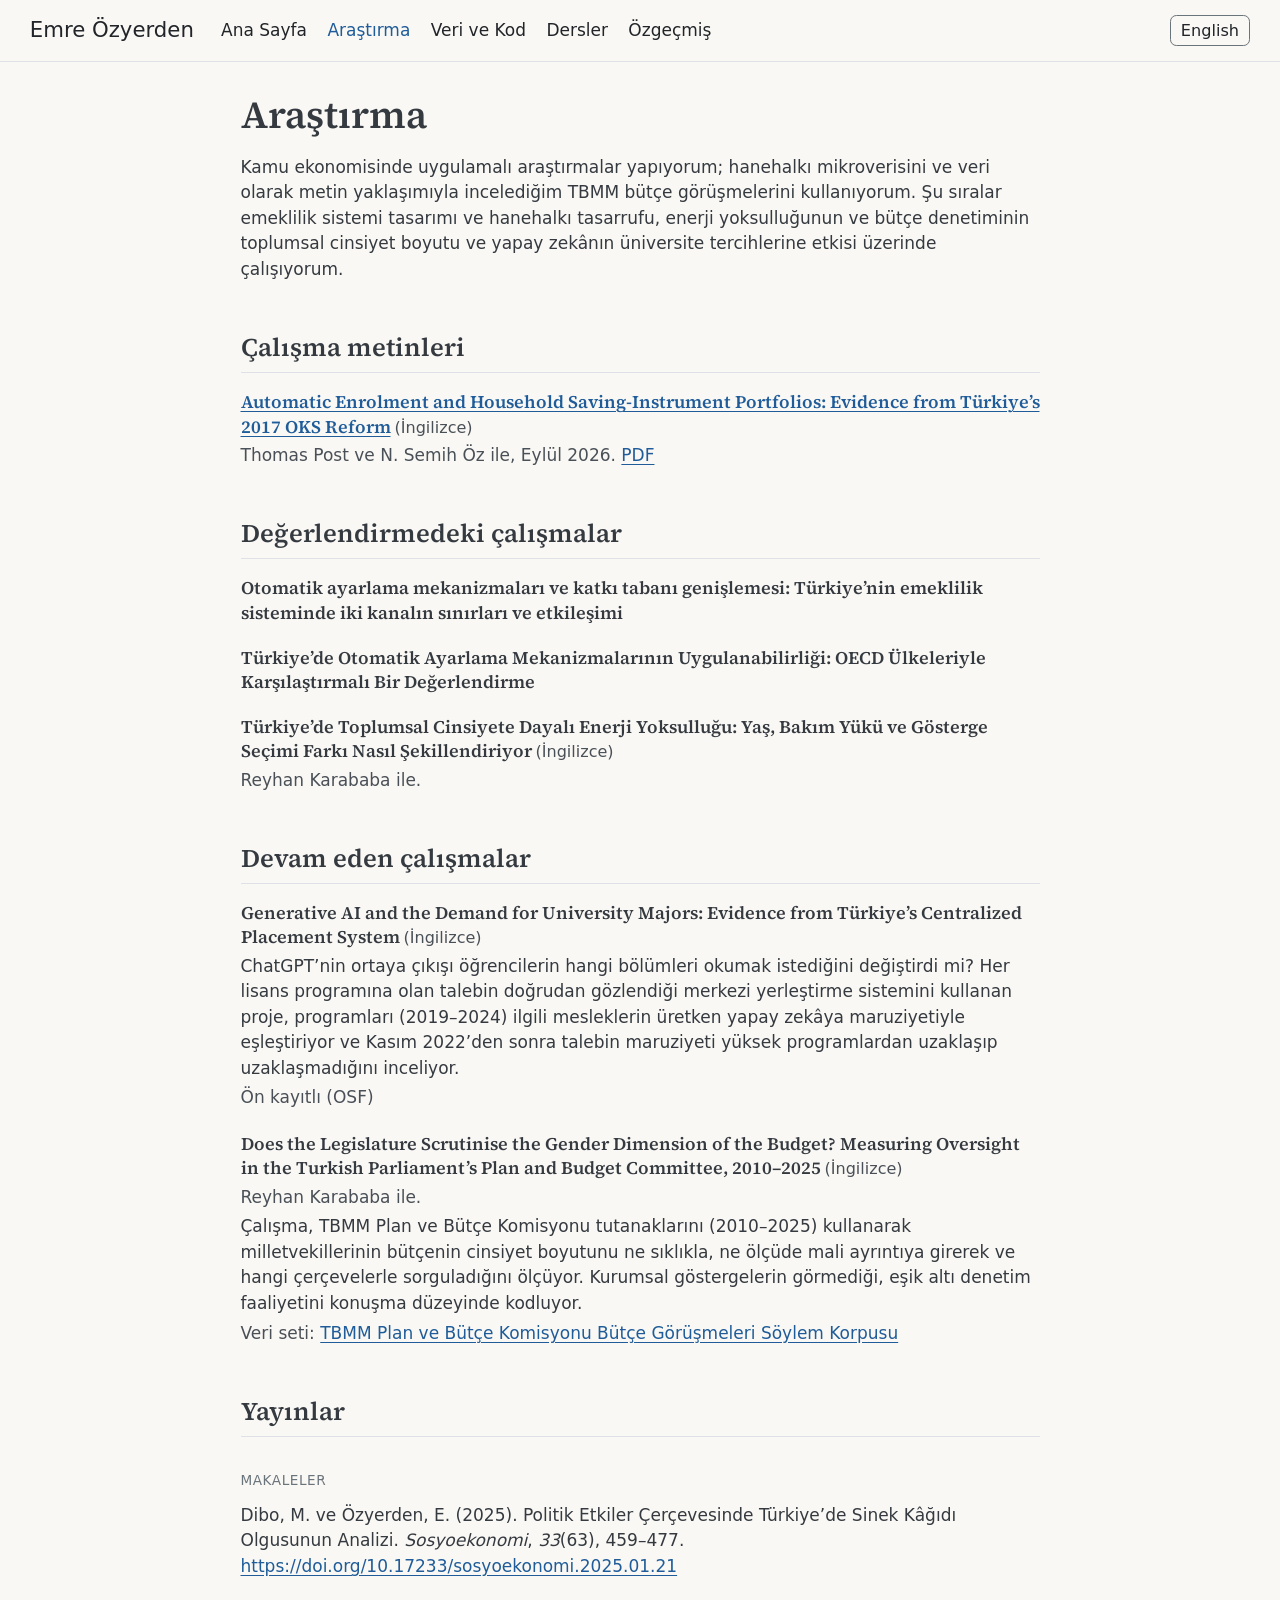
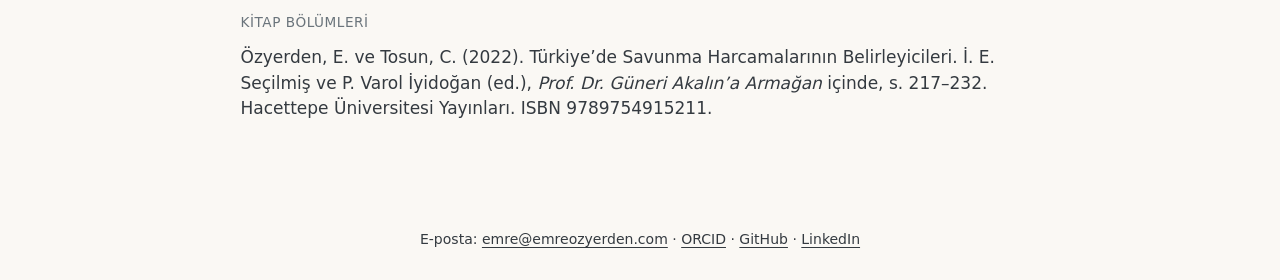
<file: tr/research/index.html>
<!DOCTYPE html>
<html xmlns="http://www.w3.org/1999/xhtml" lang="tr" xml:lang="tr"><head>

<meta charset="utf-8">
<meta name="generator" content="quarto-1.10.18">

<meta name="viewport" content="width=device-width, initial-scale=1.0, user-scalable=yes">


<title>Araştırma – Emre Özyerden</title>
<style>
/* Default styles provided by pandoc.
** See https://pandoc.org/MANUAL.html#variables-for-html for config info.
*/
span.smallcaps{font-variant: small-caps;}
div.columns{display: flex; gap: 1.5em;}
div.column{flex: auto;}
@media screen {
div.columns{gap: min(4vw, 1.5em);}
div.column{overflow-x: auto;}
}
div.hanging-indent{margin-left: 1.5em; text-indent: -1.5em;}
ul.task-list{list-style: none;}
ul.task-list li input[type="checkbox"] {
  width: 0.8em;
  margin: 0 0.8em 0.2em -1em; /* quarto-specific, see https://github.com/quarto-dev/quarto-cli/issues/4556 */ 
  vertical-align: middle;
}
</style>


<script src="../../site_libs/quarto-nav/quarto-nav.js"></script>
<script src="../../site_libs/quarto-nav/headroom.min.js"></script>
<script src="../../site_libs/clipboard/clipboard.min.js"></script>
<script src="../../site_libs/quarto-html/quarto.js" type="module"></script>
<script src="../../site_libs/quarto-html/tabsets/tabsets.js" type="module"></script>
<script src="../../site_libs/quarto-html/popper.min.js"></script>
<script src="../../site_libs/quarto-html/tippy.umd.min.js"></script>
<link href="../../site_libs/quarto-html/tippy.css" rel="stylesheet">
<link href="../../site_libs/quarto-html/quarto-syntax-highlighting-64a204ab8560d761af7679ceaba22944.css" rel="stylesheet" id="quarto-text-highlighting-styles">
<script src="../../site_libs/bootstrap/bootstrap.min.js"></script>
<link href="../../site_libs/bootstrap/bootstrap-icons.css" rel="stylesheet">
<link href="../../site_libs/bootstrap/bootstrap-7d5ee03bf0cd4e2a3a48a97579e2dd36.min.css" rel="stylesheet" append-hash="true" id="quarto-bootstrap" data-mode="light">
<script id="quarto-search-options" type="application/json">{
  "language": {
    "search-no-results-text": "Sonuç yok",
    "search-matching-documents-text": "eşleşen belgeler",
    "search-copy-link-title": "Aramak için bağlantıyı kopyalayın",
    "search-hide-matches-text": "Ek eşleşmeleri gizle",
    "search-more-match-text": "bu belgede bir tane daha eşleşme",
    "search-more-matches-text": "bu belgede daha fazla eşleşme",
    "search-clear-button-title": "Temizle",
    "search-text-placeholder": "",
    "search-detached-cancel-button-title": "İptal et",
    "search-submit-button-title": "Gönder",
    "search-label": "Ara"
  }
}</script>
<link rel="icon" href="../../favicon.svg" type="image/svg+xml">
<link rel="icon" href="../../favicon-32x32.png" type="image/png" sizes="32x32">
<link rel="apple-touch-icon" href="../../apple-touch-icon.png">
<link rel="canonical" href="https://emreozyerden.com/tr/research/">
<link rel="alternate" hreflang="en" href="https://emreozyerden.com/research/">
<link rel="alternate" hreflang="tr" href="https://emreozyerden.com/tr/research/">
<link rel="alternate" hreflang="x-default" href="https://emreozyerden.com/research/">
<meta name="description" content="Emre Özyerden, Hitit Üniversitesi Maliye Bölümü araştırma görevlisi. Araştırmalar, veri setleri ve özgeçmiş.">
<meta property="og:type" content="website">
<meta property="og:site_name" content="Emre Özyerden">
<meta property="og:title" content="Araştırma – Emre Özyerden">
<meta property="og:description" content="Emre Özyerden, Hitit Üniversitesi Maliye Bölümü araştırma görevlisi. Araştırmalar, veri setleri ve özgeçmiş.">
<meta property="og:url" content="https://emreozyerden.com/tr/research/">
<meta property="og:image" content="https://emreozyerden.com/images/profile.jpg">
<meta property="og:image:alt" content="Emre Özyerden">
<meta name="twitter:card" content="summary">


</head>

<body class="nav-fixed fullcontent quarto-light">

<div id="quarto-search-results"></div>
  <header id="quarto-header" class="headroom fixed-top">
    <nav class="navbar navbar-expand-lg " data-bs-theme="dark">
      <div class="navbar-container container-fluid">
      <div class="navbar-brand-container mx-auto">
    <a class="navbar-brand" href="../../index.html">
    <span class="navbar-title">Emre Özyerden</span>
    </a>
  </div>
          <button class="navbar-toggler" type="button" data-bs-toggle="collapse" data-bs-target="#navbarCollapse" aria-controls="navbarCollapse" role="menu" aria-expanded="false" aria-label="Gezinmeyi değiştir" onclick="if (window.quartoToggleHeadroom) { window.quartoToggleHeadroom(); }">
  <span class="navbar-toggler-icon"></span>
</button>
          <div class="collapse navbar-collapse" id="navbarCollapse">
            <ul class="navbar-nav navbar-nav-scroll me-auto">
  <li class="nav-item">
    <a class="nav-link" href="../../tr/index.html"> 
<span class="menu-text">Ana Sayfa</span></a>
  </li>  
  <li class="nav-item">
    <a class="nav-link active" href="../../tr/research/index.html" aria-current="page"> 
<span class="menu-text">Araştırma</span></a>
  </li>  
  <li class="nav-item">
    <a class="nav-link" href="../../tr/data-code/index.html"> 
<span class="menu-text">Veri ve Kod</span></a>
  </li>  
  <li class="nav-item">
    <a class="nav-link" href="../../tr/teaching/index.html"> 
<span class="menu-text">Dersler</span></a>
  </li>  
  <li class="nav-item">
    <a class="nav-link" href="../../tr/cv/index.html"> 
<span class="menu-text">Özgeçmiş</span></a>
  </li>  
</ul>
          </div> <!-- /navcollapse -->
            <div class="quarto-navbar-tools">
<a class="nav-link lang-switch" href="../../research/" hreflang="en" lang="en">English</a>
</div>
      </div> <!-- /container-fluid -->
    </nav>
</header>
<!-- content -->
<div id="quarto-content" class="quarto-container page-columns page-rows-contents page-layout-article page-navbar">
<!-- sidebar -->
<!-- margin-sidebar -->
    
<!-- main -->
<main class="content" id="quarto-document-content">

<header id="title-block-header" class="quarto-title-block default">
<div class="quarto-title">
<h1 class="title">Araştırma</h1>
</div>



<div class="quarto-title-meta">

    
  
    
  </div>
  


</header>


<p>Kamu ekonomisinde uygulamalı araştırmalar yapıyorum; hanehalkı mikroverisini ve veri olarak metin yaklaşımıyla incelediğim TBMM bütçe görüşmelerini kullanıyorum. Şu sıralar emeklilik sistemi tasarımı ve hanehalkı tasarrufu, enerji yoksulluğunun ve bütçe denetiminin toplumsal cinsiyet boyutu ve yapay zekânın üniversite tercihlerine etkisi üzerinde çalışıyorum.</p>
<section id="çalışma-metinleri" class="level2">
<h2 data-anchor-id="çalışma-metinleri">Çalışma metinleri</h2>
<div class="work-list">
<ul>
<li><div id="automatic-enrolment" class="work-entry">
<div class="work-entry-title">
<span lang="en"><a href="../../research/automatic-enrolment/" hreflang="en">Automatic Enrolment and Household Saving-Instrument Portfolios: Evidence from Türkiye’s 2017 OKS Reform</a></span> <span class="work-note">(İngilizce)</span>
</div>
<div class="work-entry-meta">
Thomas Post ve N. Semih Öz ile, Eylül 2026. <a href="../../papers/ozyerden-post-oz-automatic-enrolment.pdf">PDF</a>
</div>
</div></li>
</ul>
</div>
</section>
<section id="değerlendirmedeki-çalışmalar" class="level2">
<h2 data-anchor-id="değerlendirmedeki-çalışmalar">Değerlendirmedeki çalışmalar</h2>
<div class="work-list">
<ul>
<li><div id="aam-contribution-base" class="work-entry">
<div class="work-entry-title">
Otomatik ayarlama mekanizmaları ve katkı tabanı genişlemesi: Türkiye’nin emeklilik sisteminde iki kanalın sınırları ve etkileşimi
</div>
</div></li>
<li><div id="aam-oecd" class="work-entry">
<div class="work-entry-title">
Türkiye’de Otomatik Ayarlama Mekanizmalarının Uygulanabilirliği: OECD Ülkeleriyle Karşılaştırmalı Bir Değerlendirme
</div>
</div></li>
<li><div id="gendered-energy-poverty" class="work-entry">
<div class="work-entry-title">
Türkiye’de Toplumsal Cinsiyete Dayalı Enerji Yoksulluğu: Yaş, Bakım Yükü ve Gösterge Seçimi Farkı Nasıl Şekillendiriyor <span class="work-note">(İngilizce)</span>
</div>
<div class="work-entry-meta">
Reyhan Karababa ile.
</div>
</div></li>
</ul>
</div>
</section>
<section id="devam-eden-çalışmalar" class="level2">
<h2 data-anchor-id="devam-eden-çalışmalar">Devam eden çalışmalar</h2>
<div class="work-list">
<ul>
<li><div id="genai-university-majors" class="work-entry">
<div class="work-entry-title">
<span lang="en">Generative AI and the Demand for University Majors: Evidence from Türkiye’s Centralized Placement System</span> <span class="work-note">(İngilizce)</span>
</div>
<div class="work-entry-desc">
ChatGPT’nin ortaya çıkışı öğrencilerin hangi bölümleri okumak istediğini değiştirdi mi? Her lisans programına olan talebin doğrudan gözlendiği merkezi yerleştirme sistemini kullanan proje, programları (2019–2024) ilgili mesleklerin üretken yapay zekâya maruziyetiyle eşleştiriyor ve Kasım 2022’den sonra talebin maruziyeti yüksek programlardan uzaklaşıp uzaklaşmadığını inceliyor.
</div>
<div class="work-entry-meta">
Ön kayıtlı (OSF)
</div>
</div></li>
<li><div id="pbk-gender-oversight" class="work-entry">
<div class="work-entry-title">
<span lang="en">Does the Legislature Scrutinise the Gender Dimension of the Budget? Measuring Oversight in the Turkish Parliament’s Plan and Budget Committee, 2010–2025</span> <span class="work-note">(İngilizce)</span>
</div>
<div class="work-entry-meta">
Reyhan Karababa ile.
</div>
<div class="work-entry-desc">
Çalışma, TBMM Plan ve Bütçe Komisyonu tutanaklarını (2010–2025) kullanarak milletvekillerinin bütçenin cinsiyet boyutunu ne sıklıkla, ne ölçüde mali ayrıntıya girerek ve hangi çerçevelerle sorguladığını ölçüyor. Kurumsal göstergelerin görmediği, eşik altı denetim faaliyetini konuşma düzeyinde kodluyor.
</div>
<div class="work-entry-meta">
Veri seti: <a href="../data-code/#tbmm-pbk-corpus">TBMM Plan ve Bütçe Komisyonu Bütçe Görüşmeleri Söylem Korpusu</a>
</div>
</div></li>
</ul>
</div>
</section>
<section id="yayınlar" class="level2">
<h2 data-anchor-id="yayınlar">Yayınlar</h2>
<section id="makaleler" class="level3 label-heading">
<h3 class="label-heading" data-anchor-id="makaleler">Makaleler</h3>
<div class="work-list">
<ul>
<li><div id="flypaper-effect" class="work-entry">
<div class="work-entry-citation">
Dibo, M. ve Özyerden, E. (2025). Politik Etkiler Çerçevesinde Türkiye’de Sinek Kâğıdı Olgusunun Analizi. <em>Sosyoekonomi</em>, <em>33</em>(63), 459–477. <a href="https://doi.org/10.17233/sosyoekonomi.2025.01.21">https://doi.org/10.17233/sosyoekonomi.2025.01.21</a>
</div>
</div></li>
</ul>
</div>
</section>
<section id="kitap-bölümleri" class="level3 label-heading">
<h3 class="label-heading" data-anchor-id="kitap-bölümleri">Kitap bölümleri</h3>
<div class="work-list">
<ul>
<li><div id="defence-spending" class="work-entry">
<div class="work-entry-citation">
Özyerden, E. ve Tosun, C. (2022). Türkiye’de Savunma Harcamalarının Belirleyicileri. İ. E. Seçilmiş ve P. Varol İyidoğan (ed.), <em>Prof.&nbsp;Dr.&nbsp;Güneri Akalın’a Armağan</em> içinde, s. 217–232. Hacettepe Üniversitesi Yayınları. ISBN 9789754915211.
</div>
</div></li>
</ul>
</div>


</section>
</section>

</main> <!-- /main -->
<script id="quarto-html-after-body" type="application/javascript">
  window.document.addEventListener("DOMContentLoaded", function (event) {
    const isCodeAnnotation = (el) => {
      for (const clz of el.classList) {
        if (clz.startsWith('code-annotation-')) {                     
          return true;
        }
      }
      return false;
    }
    const onCopySuccess = function(e) {
      // button target
      const button = e.trigger;
      // don't keep focus
      button.blur();
      // flash "checked"
      button.classList.add('code-copy-button-checked');
      var currentTitle = button.getAttribute("title");
      button.setAttribute("title", "Kopyalandı");
      let tooltip;
      if (window.bootstrap) {
        button.setAttribute("data-bs-toggle", "tooltip");
        button.setAttribute("data-bs-placement", "left");
        button.setAttribute("data-bs-title", "Kopyalandı");
        tooltip = new bootstrap.Tooltip(button, 
          { trigger: "manual", 
            customClass: "code-copy-button-tooltip",
            offset: [0, -8]});
        tooltip.show();    
      }
      setTimeout(function() {
        if (tooltip) {
          tooltip.hide();
          button.removeAttribute("data-bs-title");
          button.removeAttribute("data-bs-toggle");
          button.removeAttribute("data-bs-placement");
        }
        button.setAttribute("title", currentTitle);
        button.classList.remove('code-copy-button-checked');
      }, 1000);
      // clear code selection
      e.clearSelection();
    }
    const getTextToCopy = function(trigger) {
      const outerScaffold = trigger.parentElement.cloneNode(true);
      const codeEl = outerScaffold.querySelector('code');
      for (const childEl of codeEl.children) {
        if (isCodeAnnotation(childEl)) {
          childEl.remove();
        }
      }
      return codeEl.innerText;
    }
    const clipboard = new window.ClipboardJS('.code-copy-button:not([data-in-quarto-modal])', {
      text: getTextToCopy
    });
    clipboard.on('success', onCopySuccess);
    if (window.document.getElementById('quarto-embedded-source-code-modal')) {
      const clipboardModal = new window.ClipboardJS('.code-copy-button[data-in-quarto-modal]', {
        text: getTextToCopy,
        container: window.document.getElementById('quarto-embedded-source-code-modal')
      });
      clipboardModal.on('success', onCopySuccess);
    }
      var localhostRegex = new RegExp(/^(?:http|https):\/\/localhost\:?[0-9]*\//);
      var mailtoRegex = new RegExp(/^mailto:/);
        var filterRegex = new RegExp("https:\/\/emreozyerden\.com");
      var isInternal = (href) => {
          return filterRegex.test(href) || localhostRegex.test(href) || mailtoRegex.test(href);
      }
      // Inspect non-navigation links and adorn them if external
     var links = window.document.querySelectorAll('a[href]:not(.nav-link):not(.navbar-brand):not(.toc-action):not(.sidebar-link):not(.sidebar-item-toggle):not(.pagination-link):not(.no-external):not([aria-hidden]):not(.dropdown-item):not(.quarto-navigation-tool):not(.about-link)');
      for (var i=0; i<links.length; i++) {
        const link = links[i];
        if (!isInternal(link.href)) {
          // undo the damage that might have been done by quarto-nav.js in the case of
          // links that we want to consider external
          if (link.dataset.originalHref !== undefined) {
            link.href = link.dataset.originalHref;
          }
        }
      }
    function tippyHover(el, contentFn, onTriggerFn, onUntriggerFn) {
      const config = {
        allowHTML: true,
        maxWidth: 500,
        delay: 100,
        arrow: false,
        appendTo: function(el) {
            return el.parentElement;
        },
        interactive: true,
        interactiveBorder: 10,
        theme: 'quarto',
        placement: 'bottom-start',
      };
      if (contentFn) {
        config.content = contentFn;
      }
      if (onTriggerFn) {
        config.onTrigger = onTriggerFn;
      }
      if (onUntriggerFn) {
        config.onUntrigger = onUntriggerFn;
      }
      window.tippy(el, config); 
    }
    const noterefs = window.document.querySelectorAll('a[role="doc-noteref"]');
    for (var i=0; i<noterefs.length; i++) {
      const ref = noterefs[i];
      tippyHover(ref, function() {
        // use id or data attribute instead here
        let href = ref.getAttribute('data-footnote-href') || ref.getAttribute('href');
        try { href = new URL(href).hash; } catch {}
        const id = href.replace(/^#\/?/, "");
        const note = window.document.getElementById(id);
        if (note) {
          return note.innerHTML;
        } else {
          return "";
        }
      });
    }
    const xrefs = window.document.querySelectorAll('a.quarto-xref');
    const processXRef = (id, note) => {
      // Strip column container classes
      const stripColumnClz = (el) => {
        el.classList.remove("page-full", "page-columns");
        if (el.children) {
          for (const child of el.children) {
            stripColumnClz(child);
          }
        }
      }
      stripColumnClz(note)
      if (id === null || id.startsWith('sec-')) {
        // Special case sections, only their first couple elements
        const container = document.createElement("div");
        if (note.children && note.children.length > 2) {
          container.appendChild(note.children[0].cloneNode(true));
          for (let i = 1; i < note.children.length; i++) {
            const child = note.children[i];
            if (child.tagName === "P" && child.innerText === "") {
              continue;
            } else {
              container.appendChild(child.cloneNode(true));
              break;
            }
          }
          if (window.Quarto?.typesetMath) {
            window.Quarto.typesetMath(container);
          }
          return container.innerHTML
        } else {
          if (window.Quarto?.typesetMath) {
            window.Quarto.typesetMath(note);
          }
          return note.innerHTML;
        }
      } else {
        // Remove any anchor links if they are present
        const anchorLink = note.querySelector('a.anchorjs-link');
        if (anchorLink) {
          anchorLink.remove();
        }
        if (window.Quarto?.typesetMath) {
          window.Quarto.typesetMath(note);
        }
        if (note.classList.contains("callout")) {
          return note.outerHTML;
        } else {
          return note.innerHTML;
        }
      }
    }
    for (var i=0; i<xrefs.length; i++) {
      const xref = xrefs[i];
      tippyHover(xref, undefined, function(instance) {
        instance.disable();
        let url = xref.getAttribute('href');
        let hash = undefined; 
        if (url.startsWith('#')) {
          hash = url;
        } else {
          try { hash = new URL(url).hash; } catch {}
        }
        if (hash) {
          const id = hash.replace(/^#\/?/, "");
          const note = window.document.getElementById(id);
          if (note !== null) {
            try {
              const html = processXRef(id, note.cloneNode(true));
              instance.setContent(html);
            } finally {
              instance.enable();
              instance.show();
            }
          } else {
            // See if we can fetch this
            fetch(url.split('#')[0])
            .then(res => res.text())
            .then(html => {
              const parser = new DOMParser();
              const htmlDoc = parser.parseFromString(html, "text/html");
              const note = htmlDoc.getElementById(id);
              if (note !== null) {
                const html = processXRef(id, note);
                instance.setContent(html);
              } 
            }).finally(() => {
              instance.enable();
              instance.show();
            });
          }
        } else {
          // See if we can fetch a full url (with no hash to target)
          // This is a special case and we should probably do some content thinning / targeting
          fetch(url)
          .then(res => res.text())
          .then(html => {
            const parser = new DOMParser();
            const htmlDoc = parser.parseFromString(html, "text/html");
            const note = htmlDoc.querySelector('main.content');
            if (note !== null) {
              // This should only happen for chapter cross references
              // (since there is no id in the URL)
              // remove the first header
              if (note.children.length > 0 && note.children[0].tagName === "HEADER") {
                note.children[0].remove();
              }
              const html = processXRef(null, note);
              instance.setContent(html);
            } 
          }).finally(() => {
            instance.enable();
            instance.show();
          });
        }
      }, function(instance) {
      });
    }
        let selectedAnnoteEl;
        const selectorForAnnotation = ( cell, annotation) => {
          let cellAttr = 'data-code-cell="' + cell + '"';
          let lineAttr = 'data-code-annotation="' +  annotation + '"';
          const selector = 'span[' + cellAttr + '][' + lineAttr + ']';
          return selector;
        }
        const selectCodeLines = (annoteEl) => {
          const doc = window.document;
          const targetCell = annoteEl.getAttribute("data-target-cell");
          const targetAnnotation = annoteEl.getAttribute("data-target-annotation");
          const annoteSpan = window.document.querySelector(selectorForAnnotation(targetCell, targetAnnotation));
          const lines = annoteSpan.getAttribute("data-code-lines").split(",");
          const lineIds = lines.map((line) => {
            return targetCell + "-" + line;
          })
          let top = null;
          let height = null;
          let parent = null;
          if (lineIds.length > 0) {
              //compute the position of the single el (top and bottom and make a div)
              const el = window.document.getElementById(lineIds[0]);
              top = el.offsetTop;
              height = el.offsetHeight;
              parent = el.parentElement.parentElement;
            if (lineIds.length > 1) {
              const lastEl = window.document.getElementById(lineIds[lineIds.length - 1]);
              const bottom = lastEl.offsetTop + lastEl.offsetHeight;
              height = bottom - top;
            }
            if (top !== null && height !== null && parent !== null) {
              // cook up a div (if necessary) and position it 
              let div = window.document.getElementById("code-annotation-line-highlight");
              if (div === null) {
                div = window.document.createElement("div");
                div.setAttribute("id", "code-annotation-line-highlight");
                div.style.position = 'absolute';
                parent.appendChild(div);
              }
              div.style.top = top - 2 + "px";
              div.style.height = height + 4 + "px";
              div.style.left = 0;
              let gutterDiv = window.document.getElementById("code-annotation-line-highlight-gutter");
              if (gutterDiv === null) {
                gutterDiv = window.document.createElement("div");
                gutterDiv.setAttribute("id", "code-annotation-line-highlight-gutter");
                gutterDiv.style.position = 'absolute';
                const codeCell = window.document.getElementById(targetCell);
                const gutter = codeCell.querySelector('.code-annotation-gutter');
                gutter.appendChild(gutterDiv);
              }
              gutterDiv.style.top = top - 2 + "px";
              gutterDiv.style.height = height + 4 + "px";
            }
            selectedAnnoteEl = annoteEl;
          }
        };
        const unselectCodeLines = () => {
          const elementsIds = ["code-annotation-line-highlight", "code-annotation-line-highlight-gutter"];
          elementsIds.forEach((elId) => {
            const div = window.document.getElementById(elId);
            if (div) {
              div.remove();
            }
          });
          selectedAnnoteEl = undefined;
        };
          // Handle positioning of the toggle
      window.addEventListener(
        "resize",
        throttle(() => {
          elRect = undefined;
          if (selectedAnnoteEl) {
            selectCodeLines(selectedAnnoteEl);
          }
        }, 10)
      );
      function throttle(fn, ms) {
      let throttle = false;
      let timer;
        return (...args) => {
          if(!throttle) { // first call gets through
              fn.apply(this, args);
              throttle = true;
          } else { // all the others get throttled
              if(timer) clearTimeout(timer); // cancel #2
              timer = setTimeout(() => {
                fn.apply(this, args);
                timer = throttle = false;
              }, ms);
          }
        };
      }
        // Attach click handler to the DT
        const annoteDls = window.document.querySelectorAll('dt[data-target-cell]');
        for (const annoteDlNode of annoteDls) {
          annoteDlNode.addEventListener('click', (event) => {
            const clickedEl = event.target;
            if (clickedEl !== selectedAnnoteEl) {
              unselectCodeLines();
              const activeEl = window.document.querySelector('dt[data-target-cell].code-annotation-active');
              if (activeEl) {
                activeEl.classList.remove('code-annotation-active');
              }
              selectCodeLines(clickedEl);
              clickedEl.classList.add('code-annotation-active');
            } else {
              // Unselect the line
              unselectCodeLines();
              clickedEl.classList.remove('code-annotation-active');
            }
          });
        }
    const findCites = (el) => {
      const parentEl = el.parentElement;
      if (parentEl) {
        const cites = parentEl.dataset.cites;
        if (cites) {
          return {
            el,
            cites: cites.split(' ')
          };
        } else {
          return findCites(el.parentElement)
        }
      } else {
        return undefined;
      }
    };
    var bibliorefs = window.document.querySelectorAll('a[role="doc-biblioref"]');
    for (var i=0; i<bibliorefs.length; i++) {
      const ref = bibliorefs[i];
      const citeInfo = findCites(ref);
      if (citeInfo) {
        tippyHover(citeInfo.el, function() {
          var popup = window.document.createElement('div');
          citeInfo.cites.forEach(function(cite) {
            var citeDiv = window.document.createElement('div');
            citeDiv.classList.add('hanging-indent');
            citeDiv.classList.add('csl-entry');
            var biblioDiv = window.document.getElementById('ref-' + cite);
            if (biblioDiv) {
              citeDiv.innerHTML = biblioDiv.innerHTML;
            }
            popup.appendChild(citeDiv);
          });
          return popup.innerHTML;
        });
      }
    }
  });
  </script>
</div> <!-- /content -->
<footer class="footer">
  <div class="nav-footer">
    <div class="nav-footer-left">
      &nbsp;
    </div>   
    <div class="nav-footer-center">
<p>E-posta: <a href="mailto:emre@emreozyerden.com">emre@emreozyerden.com</a> · <a href="https://orcid.org/0000-0003-3577-4236">ORCID</a> · <a href="https://github.com/eozyerden">GitHub</a> · <a href="https://www.linkedin.com/in/emre-%C3%B6zyerden-547648178/">LinkedIn</a></p>
</div>
    <div class="nav-footer-right">
      &nbsp;
    </div>
  </div>
</footer>




<script type='module' src='https://static.cloudflareinsights.com/beacon.min.js' data-cf-beacon='{"token": "d11b855a85474be28eb7e7e06e9c3493"}'></script>
</body></html>
</file>
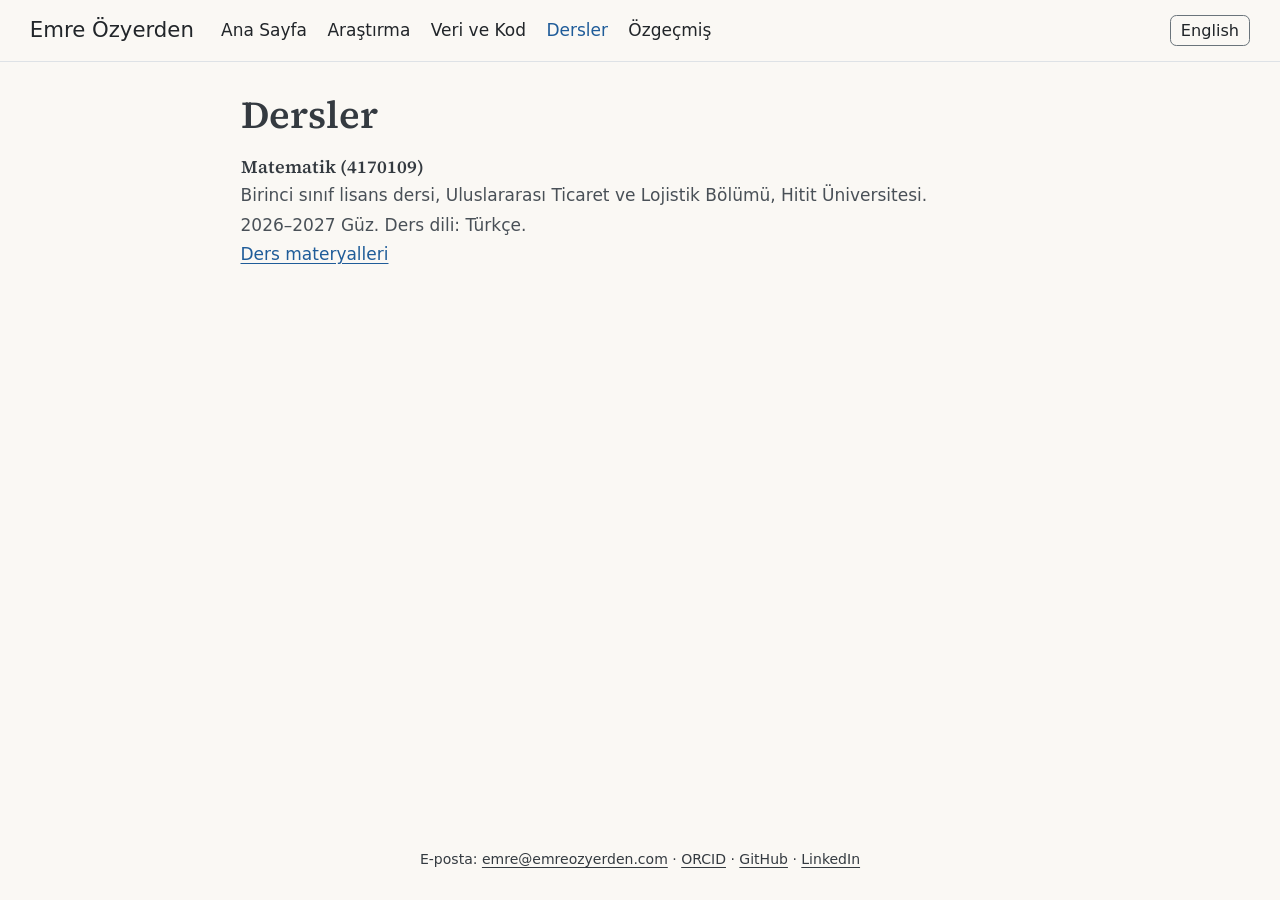
<file: tr/teaching/index.html>
<!DOCTYPE html>
<html xmlns="http://www.w3.org/1999/xhtml" lang="tr" xml:lang="tr"><head>

<meta charset="utf-8">
<meta name="generator" content="quarto-1.10.18">

<meta name="viewport" content="width=device-width, initial-scale=1.0, user-scalable=yes">


<title>Dersler – Emre Özyerden</title>
<style>
/* Default styles provided by pandoc.
** See https://pandoc.org/MANUAL.html#variables-for-html for config info.
*/
span.smallcaps{font-variant: small-caps;}
div.columns{display: flex; gap: 1.5em;}
div.column{flex: auto;}
@media screen {
div.columns{gap: min(4vw, 1.5em);}
div.column{overflow-x: auto;}
}
div.hanging-indent{margin-left: 1.5em; text-indent: -1.5em;}
ul.task-list{list-style: none;}
ul.task-list li input[type="checkbox"] {
  width: 0.8em;
  margin: 0 0.8em 0.2em -1em; /* quarto-specific, see https://github.com/quarto-dev/quarto-cli/issues/4556 */ 
  vertical-align: middle;
}
</style>


<script src="../../site_libs/quarto-nav/quarto-nav.js"></script>
<script src="../../site_libs/quarto-nav/headroom.min.js"></script>
<script src="../../site_libs/clipboard/clipboard.min.js"></script>
<script src="../../site_libs/quarto-html/quarto.js" type="module"></script>
<script src="../../site_libs/quarto-html/tabsets/tabsets.js" type="module"></script>
<script src="../../site_libs/quarto-html/popper.min.js"></script>
<script src="../../site_libs/quarto-html/tippy.umd.min.js"></script>
<link href="../../site_libs/quarto-html/tippy.css" rel="stylesheet">
<link href="../../site_libs/quarto-html/quarto-syntax-highlighting-64a204ab8560d761af7679ceaba22944.css" rel="stylesheet" id="quarto-text-highlighting-styles">
<script src="../../site_libs/bootstrap/bootstrap.min.js"></script>
<link href="../../site_libs/bootstrap/bootstrap-icons.css" rel="stylesheet">
<link href="../../site_libs/bootstrap/bootstrap-7d5ee03bf0cd4e2a3a48a97579e2dd36.min.css" rel="stylesheet" append-hash="true" id="quarto-bootstrap" data-mode="light">
<script id="quarto-search-options" type="application/json">{
  "language": {
    "search-no-results-text": "Sonuç yok",
    "search-matching-documents-text": "eşleşen belgeler",
    "search-copy-link-title": "Aramak için bağlantıyı kopyalayın",
    "search-hide-matches-text": "Ek eşleşmeleri gizle",
    "search-more-match-text": "bu belgede bir tane daha eşleşme",
    "search-more-matches-text": "bu belgede daha fazla eşleşme",
    "search-clear-button-title": "Temizle",
    "search-text-placeholder": "",
    "search-detached-cancel-button-title": "İptal et",
    "search-submit-button-title": "Gönder",
    "search-label": "Ara"
  }
}</script>
<link rel="icon" href="../../favicon.svg" type="image/svg+xml">
<link rel="icon" href="../../favicon-32x32.png" type="image/png" sizes="32x32">
<link rel="apple-touch-icon" href="../../apple-touch-icon.png">
<link rel="canonical" href="https://emreozyerden.com/tr/teaching/">
<link rel="alternate" hreflang="en" href="https://emreozyerden.com/teaching/">
<link rel="alternate" hreflang="tr" href="https://emreozyerden.com/tr/teaching/">
<link rel="alternate" hreflang="x-default" href="https://emreozyerden.com/teaching/">
<meta name="description" content="Emre Özyerden, Hitit Üniversitesi Maliye Bölümü araştırma görevlisi. Araştırmalar, veri setleri ve özgeçmiş.">
<meta property="og:type" content="website">
<meta property="og:site_name" content="Emre Özyerden">
<meta property="og:title" content="Dersler – Emre Özyerden">
<meta property="og:description" content="Emre Özyerden, Hitit Üniversitesi Maliye Bölümü araştırma görevlisi. Araştırmalar, veri setleri ve özgeçmiş.">
<meta property="og:url" content="https://emreozyerden.com/tr/teaching/">
<meta property="og:image" content="https://emreozyerden.com/images/profile.jpg">
<meta property="og:image:alt" content="Emre Özyerden">
<meta name="twitter:card" content="summary">


</head>

<body class="nav-fixed fullcontent quarto-light">

<div id="quarto-search-results"></div>
  <header id="quarto-header" class="headroom fixed-top">
    <nav class="navbar navbar-expand-lg " data-bs-theme="dark">
      <div class="navbar-container container-fluid">
      <div class="navbar-brand-container mx-auto">
    <a class="navbar-brand" href="../../index.html">
    <span class="navbar-title">Emre Özyerden</span>
    </a>
  </div>
          <button class="navbar-toggler" type="button" data-bs-toggle="collapse" data-bs-target="#navbarCollapse" aria-controls="navbarCollapse" role="menu" aria-expanded="false" aria-label="Gezinmeyi değiştir" onclick="if (window.quartoToggleHeadroom) { window.quartoToggleHeadroom(); }">
  <span class="navbar-toggler-icon"></span>
</button>
          <div class="collapse navbar-collapse" id="navbarCollapse">
            <ul class="navbar-nav navbar-nav-scroll me-auto">
  <li class="nav-item">
    <a class="nav-link" href="../../tr/index.html"> 
<span class="menu-text">Ana Sayfa</span></a>
  </li>  
  <li class="nav-item">
    <a class="nav-link" href="../../tr/research/index.html"> 
<span class="menu-text">Araştırma</span></a>
  </li>  
  <li class="nav-item">
    <a class="nav-link" href="../../tr/data-code/index.html"> 
<span class="menu-text">Veri ve Kod</span></a>
  </li>  
  <li class="nav-item">
    <a class="nav-link active" href="../../tr/teaching/index.html" aria-current="page"> 
<span class="menu-text">Dersler</span></a>
  </li>  
  <li class="nav-item">
    <a class="nav-link" href="../../tr/cv/index.html"> 
<span class="menu-text">Özgeçmiş</span></a>
  </li>  
</ul>
          </div> <!-- /navcollapse -->
            <div class="quarto-navbar-tools">
<a class="nav-link lang-switch" href="../../teaching/" hreflang="en" lang="en">English</a>
</div>
      </div> <!-- /container-fluid -->
    </nav>
</header>
<!-- content -->
<div id="quarto-content" class="quarto-container page-columns page-rows-contents page-layout-article page-navbar">
<!-- sidebar -->
<!-- margin-sidebar -->
    
<!-- main -->
<main class="content" id="quarto-document-content">

<header id="title-block-header" class="quarto-title-block default">
<div class="quarto-title">
<h1 class="title">Dersler</h1>
</div>



<div class="quarto-title-meta">

    
  
    
  </div>
  


</header>


<div class="work-list">
<ul>
<li><div class="work-entry">
<div class="work-entry-title">
Matematik (4170109)
</div>
<div class="work-entry-meta">
Birinci sınıf lisans dersi, Uluslararası Ticaret ve Lojistik Bölümü, Hitit Üniversitesi.
</div>
<div class="work-entry-meta">
2026–2027 Güz. Ders dili: Türkçe.
</div>
<div class="work-entry-link">
<a href="https://eozyerden.github.io/4170109-matematik/">Ders materyalleri</a>
</div>
</div></li>
</ul>
</div>



</main> <!-- /main -->
<script id="quarto-html-after-body" type="application/javascript">
  window.document.addEventListener("DOMContentLoaded", function (event) {
    const isCodeAnnotation = (el) => {
      for (const clz of el.classList) {
        if (clz.startsWith('code-annotation-')) {                     
          return true;
        }
      }
      return false;
    }
    const onCopySuccess = function(e) {
      // button target
      const button = e.trigger;
      // don't keep focus
      button.blur();
      // flash "checked"
      button.classList.add('code-copy-button-checked');
      var currentTitle = button.getAttribute("title");
      button.setAttribute("title", "Kopyalandı");
      let tooltip;
      if (window.bootstrap) {
        button.setAttribute("data-bs-toggle", "tooltip");
        button.setAttribute("data-bs-placement", "left");
        button.setAttribute("data-bs-title", "Kopyalandı");
        tooltip = new bootstrap.Tooltip(button, 
          { trigger: "manual", 
            customClass: "code-copy-button-tooltip",
            offset: [0, -8]});
        tooltip.show();    
      }
      setTimeout(function() {
        if (tooltip) {
          tooltip.hide();
          button.removeAttribute("data-bs-title");
          button.removeAttribute("data-bs-toggle");
          button.removeAttribute("data-bs-placement");
        }
        button.setAttribute("title", currentTitle);
        button.classList.remove('code-copy-button-checked');
      }, 1000);
      // clear code selection
      e.clearSelection();
    }
    const getTextToCopy = function(trigger) {
      const outerScaffold = trigger.parentElement.cloneNode(true);
      const codeEl = outerScaffold.querySelector('code');
      for (const childEl of codeEl.children) {
        if (isCodeAnnotation(childEl)) {
          childEl.remove();
        }
      }
      return codeEl.innerText;
    }
    const clipboard = new window.ClipboardJS('.code-copy-button:not([data-in-quarto-modal])', {
      text: getTextToCopy
    });
    clipboard.on('success', onCopySuccess);
    if (window.document.getElementById('quarto-embedded-source-code-modal')) {
      const clipboardModal = new window.ClipboardJS('.code-copy-button[data-in-quarto-modal]', {
        text: getTextToCopy,
        container: window.document.getElementById('quarto-embedded-source-code-modal')
      });
      clipboardModal.on('success', onCopySuccess);
    }
      var localhostRegex = new RegExp(/^(?:http|https):\/\/localhost\:?[0-9]*\//);
      var mailtoRegex = new RegExp(/^mailto:/);
        var filterRegex = new RegExp("https:\/\/emreozyerden\.com");
      var isInternal = (href) => {
          return filterRegex.test(href) || localhostRegex.test(href) || mailtoRegex.test(href);
      }
      // Inspect non-navigation links and adorn them if external
     var links = window.document.querySelectorAll('a[href]:not(.nav-link):not(.navbar-brand):not(.toc-action):not(.sidebar-link):not(.sidebar-item-toggle):not(.pagination-link):not(.no-external):not([aria-hidden]):not(.dropdown-item):not(.quarto-navigation-tool):not(.about-link)');
      for (var i=0; i<links.length; i++) {
        const link = links[i];
        if (!isInternal(link.href)) {
          // undo the damage that might have been done by quarto-nav.js in the case of
          // links that we want to consider external
          if (link.dataset.originalHref !== undefined) {
            link.href = link.dataset.originalHref;
          }
        }
      }
    function tippyHover(el, contentFn, onTriggerFn, onUntriggerFn) {
      const config = {
        allowHTML: true,
        maxWidth: 500,
        delay: 100,
        arrow: false,
        appendTo: function(el) {
            return el.parentElement;
        },
        interactive: true,
        interactiveBorder: 10,
        theme: 'quarto',
        placement: 'bottom-start',
      };
      if (contentFn) {
        config.content = contentFn;
      }
      if (onTriggerFn) {
        config.onTrigger = onTriggerFn;
      }
      if (onUntriggerFn) {
        config.onUntrigger = onUntriggerFn;
      }
      window.tippy(el, config); 
    }
    const noterefs = window.document.querySelectorAll('a[role="doc-noteref"]');
    for (var i=0; i<noterefs.length; i++) {
      const ref = noterefs[i];
      tippyHover(ref, function() {
        // use id or data attribute instead here
        let href = ref.getAttribute('data-footnote-href') || ref.getAttribute('href');
        try { href = new URL(href).hash; } catch {}
        const id = href.replace(/^#\/?/, "");
        const note = window.document.getElementById(id);
        if (note) {
          return note.innerHTML;
        } else {
          return "";
        }
      });
    }
    const xrefs = window.document.querySelectorAll('a.quarto-xref');
    const processXRef = (id, note) => {
      // Strip column container classes
      const stripColumnClz = (el) => {
        el.classList.remove("page-full", "page-columns");
        if (el.children) {
          for (const child of el.children) {
            stripColumnClz(child);
          }
        }
      }
      stripColumnClz(note)
      if (id === null || id.startsWith('sec-')) {
        // Special case sections, only their first couple elements
        const container = document.createElement("div");
        if (note.children && note.children.length > 2) {
          container.appendChild(note.children[0].cloneNode(true));
          for (let i = 1; i < note.children.length; i++) {
            const child = note.children[i];
            if (child.tagName === "P" && child.innerText === "") {
              continue;
            } else {
              container.appendChild(child.cloneNode(true));
              break;
            }
          }
          if (window.Quarto?.typesetMath) {
            window.Quarto.typesetMath(container);
          }
          return container.innerHTML
        } else {
          if (window.Quarto?.typesetMath) {
            window.Quarto.typesetMath(note);
          }
          return note.innerHTML;
        }
      } else {
        // Remove any anchor links if they are present
        const anchorLink = note.querySelector('a.anchorjs-link');
        if (anchorLink) {
          anchorLink.remove();
        }
        if (window.Quarto?.typesetMath) {
          window.Quarto.typesetMath(note);
        }
        if (note.classList.contains("callout")) {
          return note.outerHTML;
        } else {
          return note.innerHTML;
        }
      }
    }
    for (var i=0; i<xrefs.length; i++) {
      const xref = xrefs[i];
      tippyHover(xref, undefined, function(instance) {
        instance.disable();
        let url = xref.getAttribute('href');
        let hash = undefined; 
        if (url.startsWith('#')) {
          hash = url;
        } else {
          try { hash = new URL(url).hash; } catch {}
        }
        if (hash) {
          const id = hash.replace(/^#\/?/, "");
          const note = window.document.getElementById(id);
          if (note !== null) {
            try {
              const html = processXRef(id, note.cloneNode(true));
              instance.setContent(html);
            } finally {
              instance.enable();
              instance.show();
            }
          } else {
            // See if we can fetch this
            fetch(url.split('#')[0])
            .then(res => res.text())
            .then(html => {
              const parser = new DOMParser();
              const htmlDoc = parser.parseFromString(html, "text/html");
              const note = htmlDoc.getElementById(id);
              if (note !== null) {
                const html = processXRef(id, note);
                instance.setContent(html);
              } 
            }).finally(() => {
              instance.enable();
              instance.show();
            });
          }
        } else {
          // See if we can fetch a full url (with no hash to target)
          // This is a special case and we should probably do some content thinning / targeting
          fetch(url)
          .then(res => res.text())
          .then(html => {
            const parser = new DOMParser();
            const htmlDoc = parser.parseFromString(html, "text/html");
            const note = htmlDoc.querySelector('main.content');
            if (note !== null) {
              // This should only happen for chapter cross references
              // (since there is no id in the URL)
              // remove the first header
              if (note.children.length > 0 && note.children[0].tagName === "HEADER") {
                note.children[0].remove();
              }
              const html = processXRef(null, note);
              instance.setContent(html);
            } 
          }).finally(() => {
            instance.enable();
            instance.show();
          });
        }
      }, function(instance) {
      });
    }
        let selectedAnnoteEl;
        const selectorForAnnotation = ( cell, annotation) => {
          let cellAttr = 'data-code-cell="' + cell + '"';
          let lineAttr = 'data-code-annotation="' +  annotation + '"';
          const selector = 'span[' + cellAttr + '][' + lineAttr + ']';
          return selector;
        }
        const selectCodeLines = (annoteEl) => {
          const doc = window.document;
          const targetCell = annoteEl.getAttribute("data-target-cell");
          const targetAnnotation = annoteEl.getAttribute("data-target-annotation");
          const annoteSpan = window.document.querySelector(selectorForAnnotation(targetCell, targetAnnotation));
          const lines = annoteSpan.getAttribute("data-code-lines").split(",");
          const lineIds = lines.map((line) => {
            return targetCell + "-" + line;
          })
          let top = null;
          let height = null;
          let parent = null;
          if (lineIds.length > 0) {
              //compute the position of the single el (top and bottom and make a div)
              const el = window.document.getElementById(lineIds[0]);
              top = el.offsetTop;
              height = el.offsetHeight;
              parent = el.parentElement.parentElement;
            if (lineIds.length > 1) {
              const lastEl = window.document.getElementById(lineIds[lineIds.length - 1]);
              const bottom = lastEl.offsetTop + lastEl.offsetHeight;
              height = bottom - top;
            }
            if (top !== null && height !== null && parent !== null) {
              // cook up a div (if necessary) and position it 
              let div = window.document.getElementById("code-annotation-line-highlight");
              if (div === null) {
                div = window.document.createElement("div");
                div.setAttribute("id", "code-annotation-line-highlight");
                div.style.position = 'absolute';
                parent.appendChild(div);
              }
              div.style.top = top - 2 + "px";
              div.style.height = height + 4 + "px";
              div.style.left = 0;
              let gutterDiv = window.document.getElementById("code-annotation-line-highlight-gutter");
              if (gutterDiv === null) {
                gutterDiv = window.document.createElement("div");
                gutterDiv.setAttribute("id", "code-annotation-line-highlight-gutter");
                gutterDiv.style.position = 'absolute';
                const codeCell = window.document.getElementById(targetCell);
                const gutter = codeCell.querySelector('.code-annotation-gutter');
                gutter.appendChild(gutterDiv);
              }
              gutterDiv.style.top = top - 2 + "px";
              gutterDiv.style.height = height + 4 + "px";
            }
            selectedAnnoteEl = annoteEl;
          }
        };
        const unselectCodeLines = () => {
          const elementsIds = ["code-annotation-line-highlight", "code-annotation-line-highlight-gutter"];
          elementsIds.forEach((elId) => {
            const div = window.document.getElementById(elId);
            if (div) {
              div.remove();
            }
          });
          selectedAnnoteEl = undefined;
        };
          // Handle positioning of the toggle
      window.addEventListener(
        "resize",
        throttle(() => {
          elRect = undefined;
          if (selectedAnnoteEl) {
            selectCodeLines(selectedAnnoteEl);
          }
        }, 10)
      );
      function throttle(fn, ms) {
      let throttle = false;
      let timer;
        return (...args) => {
          if(!throttle) { // first call gets through
              fn.apply(this, args);
              throttle = true;
          } else { // all the others get throttled
              if(timer) clearTimeout(timer); // cancel #2
              timer = setTimeout(() => {
                fn.apply(this, args);
                timer = throttle = false;
              }, ms);
          }
        };
      }
        // Attach click handler to the DT
        const annoteDls = window.document.querySelectorAll('dt[data-target-cell]');
        for (const annoteDlNode of annoteDls) {
          annoteDlNode.addEventListener('click', (event) => {
            const clickedEl = event.target;
            if (clickedEl !== selectedAnnoteEl) {
              unselectCodeLines();
              const activeEl = window.document.querySelector('dt[data-target-cell].code-annotation-active');
              if (activeEl) {
                activeEl.classList.remove('code-annotation-active');
              }
              selectCodeLines(clickedEl);
              clickedEl.classList.add('code-annotation-active');
            } else {
              // Unselect the line
              unselectCodeLines();
              clickedEl.classList.remove('code-annotation-active');
            }
          });
        }
    const findCites = (el) => {
      const parentEl = el.parentElement;
      if (parentEl) {
        const cites = parentEl.dataset.cites;
        if (cites) {
          return {
            el,
            cites: cites.split(' ')
          };
        } else {
          return findCites(el.parentElement)
        }
      } else {
        return undefined;
      }
    };
    var bibliorefs = window.document.querySelectorAll('a[role="doc-biblioref"]');
    for (var i=0; i<bibliorefs.length; i++) {
      const ref = bibliorefs[i];
      const citeInfo = findCites(ref);
      if (citeInfo) {
        tippyHover(citeInfo.el, function() {
          var popup = window.document.createElement('div');
          citeInfo.cites.forEach(function(cite) {
            var citeDiv = window.document.createElement('div');
            citeDiv.classList.add('hanging-indent');
            citeDiv.classList.add('csl-entry');
            var biblioDiv = window.document.getElementById('ref-' + cite);
            if (biblioDiv) {
              citeDiv.innerHTML = biblioDiv.innerHTML;
            }
            popup.appendChild(citeDiv);
          });
          return popup.innerHTML;
        });
      }
    }
  });
  </script>
</div> <!-- /content -->
<footer class="footer">
  <div class="nav-footer">
    <div class="nav-footer-left">
      &nbsp;
    </div>   
    <div class="nav-footer-center">
<p>E-posta: <a href="mailto:emre@emreozyerden.com">emre@emreozyerden.com</a> · <a href="https://orcid.org/0000-0003-3577-4236">ORCID</a> · <a href="https://github.com/eozyerden">GitHub</a> · <a href="https://www.linkedin.com/in/emre-%C3%B6zyerden-547648178/">LinkedIn</a></p>
</div>
    <div class="nav-footer-right">
      &nbsp;
    </div>
  </div>
</footer>




<script type='module' src='https://static.cloudflareinsights.com/beacon.min.js' data-cf-beacon='{"token": "d11b855a85474be28eb7e7e06e9c3493"}'></script>
</body></html>
</file>
<file: site_libs/quarto-html/tippy.css>
.tippy-box[data-animation=fade][data-state=hidden]{opacity:0}[data-tippy-root]{max-width:calc(100vw - 10px)}.tippy-box{position:relative;background-color:#333;color:#fff;border-radius:4px;font-size:14px;line-height:1.4;white-space:normal;outline:0;transition-property:transform,visibility,opacity}.tippy-box[data-placement^=top]>.tippy-arrow{bottom:0}.tippy-box[data-placement^=top]>.tippy-arrow:before{bottom:-7px;left:0;border-width:8px 8px 0;border-top-color:initial;transform-origin:center top}.tippy-box[data-placement^=bottom]>.tippy-arrow{top:0}.tippy-box[data-placement^=bottom]>.tippy-arrow:before{top:-7px;left:0;border-width:0 8px 8px;border-bottom-color:initial;transform-origin:center bottom}.tippy-box[data-placement^=left]>.tippy-arrow{right:0}.tippy-box[data-placement^=left]>.tippy-arrow:before{border-width:8px 0 8px 8px;border-left-color:initial;right:-7px;transform-origin:center left}.tippy-box[data-placement^=right]>.tippy-arrow{left:0}.tippy-box[data-placement^=right]>.tippy-arrow:before{left:-7px;border-width:8px 8px 8px 0;border-right-color:initial;transform-origin:center right}.tippy-box[data-inertia][data-state=visible]{transition-timing-function:cubic-bezier(.54,1.5,.38,1.11)}.tippy-arrow{width:16px;height:16px;color:#333}.tippy-arrow:before{content:"";position:absolute;border-color:transparent;border-style:solid}.tippy-content{position:relative;padding:5px 9px;z-index:1}
</file>
<file: site_libs/quarto-html/quarto-syntax-highlighting-64a204ab8560d761af7679ceaba22944.css>
/* quarto syntax highlight colors */
:root {
  --quarto-hl-ot-color: #003B4F;
  --quarto-hl-at-color: #657422;
  --quarto-hl-ss-color: #20794D;
  --quarto-hl-an-color: #5E5E5E;
  --quarto-hl-fu-color: #4758AB;
  --quarto-hl-st-color: #20794D;
  --quarto-hl-cf-color: #003B4F;
  --quarto-hl-op-color: #5E5E5E;
  --quarto-hl-er-color: #AD0000;
  --quarto-hl-bn-color: #AD0000;
  --quarto-hl-al-color: #AD0000;
  --quarto-hl-va-color: #111111;
  --quarto-hl-bu-color: inherit;
  --quarto-hl-ex-color: inherit;
  --quarto-hl-pp-color: #AD0000;
  --quarto-hl-in-color: #5E5E5E;
  --quarto-hl-vs-color: #20794D;
  --quarto-hl-wa-color: #5E5E5E;
  --quarto-hl-do-color: #5E5E5E;
  --quarto-hl-im-color: #00769E;
  --quarto-hl-ch-color: #20794D;
  --quarto-hl-dt-color: #AD0000;
  --quarto-hl-fl-color: #AD0000;
  --quarto-hl-co-color: #5E5E5E;
  --quarto-hl-cv-color: #5E5E5E;
  --quarto-hl-cn-color: #8f5902;
  --quarto-hl-sc-color: #5E5E5E;
  --quarto-hl-dv-color: #AD0000;
  --quarto-hl-kw-color: #003B4F;
}

/* other quarto variables */
:root {
  --quarto-font-monospace: SFMono-Regular, Menlo, Monaco, Consolas, "Liberation Mono", "Courier New", monospace;
}

/* syntax highlight based on Pandoc's rules */
pre > code.sourceCode > span {
  color: #003B4F;
}

code.sourceCode > span {
  color: #003B4F;
}

div.sourceCode,
div.sourceCode pre.sourceCode {
  color: #003B4F;
}

/* Normal */
code span {
  color: #003B4F;
}

/* Alert */
code span.al {
  color: #AD0000;
  font-style: inherit;
}

/* Annotation */
code span.an {
  color: #5E5E5E;
  font-style: inherit;
}

/* Attribute */
code span.at {
  color: #657422;
  font-style: inherit;
}

/* BaseN */
code span.bn {
  color: #AD0000;
  font-style: inherit;
}

/* BuiltIn */
code span.bu {
  font-style: inherit;
}

/* ControlFlow */
code span.cf {
  color: #003B4F;
  font-weight: bold;
  font-style: inherit;
}

/* Char */
code span.ch {
  color: #20794D;
  font-style: inherit;
}

/* Constant */
code span.cn {
  color: #8f5902;
  font-style: inherit;
}

/* Comment */
code span.co {
  color: #5E5E5E;
  font-style: inherit;
}

/* CommentVar */
code span.cv {
  color: #5E5E5E;
  font-style: italic;
}

/* Documentation */
code span.do {
  color: #5E5E5E;
  font-style: italic;
}

/* DataType */
code span.dt {
  color: #AD0000;
  font-style: inherit;
}

/* DecVal */
code span.dv {
  color: #AD0000;
  font-style: inherit;
}

/* Error */
code span.er {
  color: #AD0000;
  font-style: inherit;
}

/* Extension */
code span.ex {
  font-style: inherit;
}

/* Float */
code span.fl {
  color: #AD0000;
  font-style: inherit;
}

/* Function */
code span.fu {
  color: #4758AB;
  font-style: inherit;
}

/* Import */
code span.im {
  color: #00769E;
  font-style: inherit;
}

/* Information */
code span.in {
  color: #5E5E5E;
  font-style: inherit;
}

/* Keyword */
code span.kw {
  color: #003B4F;
  font-weight: bold;
  font-style: inherit;
}

/* Operator */
code span.op {
  color: #5E5E5E;
  font-style: inherit;
}

/* Other */
code span.ot {
  color: #003B4F;
  font-style: inherit;
}

/* Preprocessor */
code span.pp {
  color: #AD0000;
  font-style: inherit;
}

/* SpecialChar */
code span.sc {
  color: #5E5E5E;
  font-style: inherit;
}

/* SpecialString */
code span.ss {
  color: #20794D;
  font-style: inherit;
}

/* String */
code span.st {
  color: #20794D;
  font-style: inherit;
}

/* Variable */
code span.va {
  color: #111111;
  font-style: inherit;
}

/* VerbatimString */
code span.vs {
  color: #20794D;
  font-style: inherit;
}

/* Warning */
code span.wa {
  color: #5E5E5E;
  font-style: italic;
}

.prevent-inlining {
  content: "</";
}

/*# sourceMappingURL=9d8d5bb603a83b8298b89080a598c93b.css.map */
</file>
<file: styles/home.css>
/* Ana sayfa (index.qmd, tr/index.qmd): kimlik bloğu ve "Recent work" kartları.
   Yalnızca bu iki sayfaya yüklenir (ön bilgide css:). */

/* Quarto'nun başlık bloğu gizli; ad kimlik bloğundaki <h1>'de. title
   tanımlı olmazsa Quarto sayfadaki ilk <h1>'i başlık bloğuna taşıyor. */
#title-block-header {
  display: none;
}

.identity {
  display: flex;
  gap: 1.5rem;
  align-items: flex-start;
  margin: 1.5rem 0 2rem;
}

.identity img {
  flex: 0 0 140px;
  width: 140px;
  height: 140px;
  object-fit: cover;
  border-radius: 10px;
}

.identity-name {
  margin: 0 0 0.25rem;
}

.identity-title {
  margin-bottom: 0.5rem;
}

.icon-links {
  display: flex;
  gap: 1rem;
  font-size: 1.3rem;
}

.icon-links a {
  color: var(--site-muted);
}

.icon-links a:hover {
  color: var(--bs-primary);
}

.work-cards {
  display: grid;
  grid-template-columns: repeat(2, 1fr);
  gap: 1rem;
  margin-bottom: 2rem;
}

/* Renkler styles/custom.scss'teki değişkenlerden (--site-*). Kartın zemini
   beyaz ($site-card-bg; Data & Code'daki veri seti bloğu da), sayfa zemini
   ton (DECISIONS "Arka plan tonu", "Kart tonu"). */
.work-card {
  display: flex;
  flex-direction: column;
  background: var(--site-card-bg);
  border: 1px solid var(--site-border);
  border-radius: 0.5rem;
  padding: 1rem;
}

.work-card p {
  margin-bottom: 0.5rem;
}

/* .work-label stili styles/custom.scss içinde (.label-heading ile ortak). */

.work-card .work-title {
  font-family: "Source Serif 4", Georgia, serif;
  font-weight: 600;
}

/* Kart başlığı bağlantı (kaydın sayfasına); görünüm düz başlıkla aynı,
   üzerine gelince altı çizili. */
.work-card .work-title a {
  color: inherit;
  text-decoration: none;
}

.work-card .work-title a:hover {
  color: var(--bs-primary);
  text-decoration: underline;
}

.work-card .work-note {
  font-size: 0.9em;
  color: var(--site-label);
}

/* Bağlantı kartın dibinde hizalı */
.work-card p:has(> .work-link) {
  margin-top: auto;
  margin-bottom: 0;
}

/* Mobil: ilk satırda fotoğraf ve ad yan yana; unvan satırları ve simge
   bağlantılar altta tam genişlikte. İç <div> grid'e katılmasın diye
   display: contents. */
@media (max-width: 767.98px) {
  .identity {
    display: grid;
    grid-template-columns: 96px 1fr;
    gap: 0 1rem;
    align-items: center;
  }

  .identity > div {
    display: contents;
  }

  .identity img {
    width: 96px;
    height: 96px;
  }

  .identity-name {
    margin: 0;
  }

  .identity-title,
  .icon-links {
    grid-column: 1 / -1;
  }

  .identity-title {
    margin-top: 0.75rem;
  }

  .work-cards {
    grid-template-columns: 1fr;
  }
}
</file>
